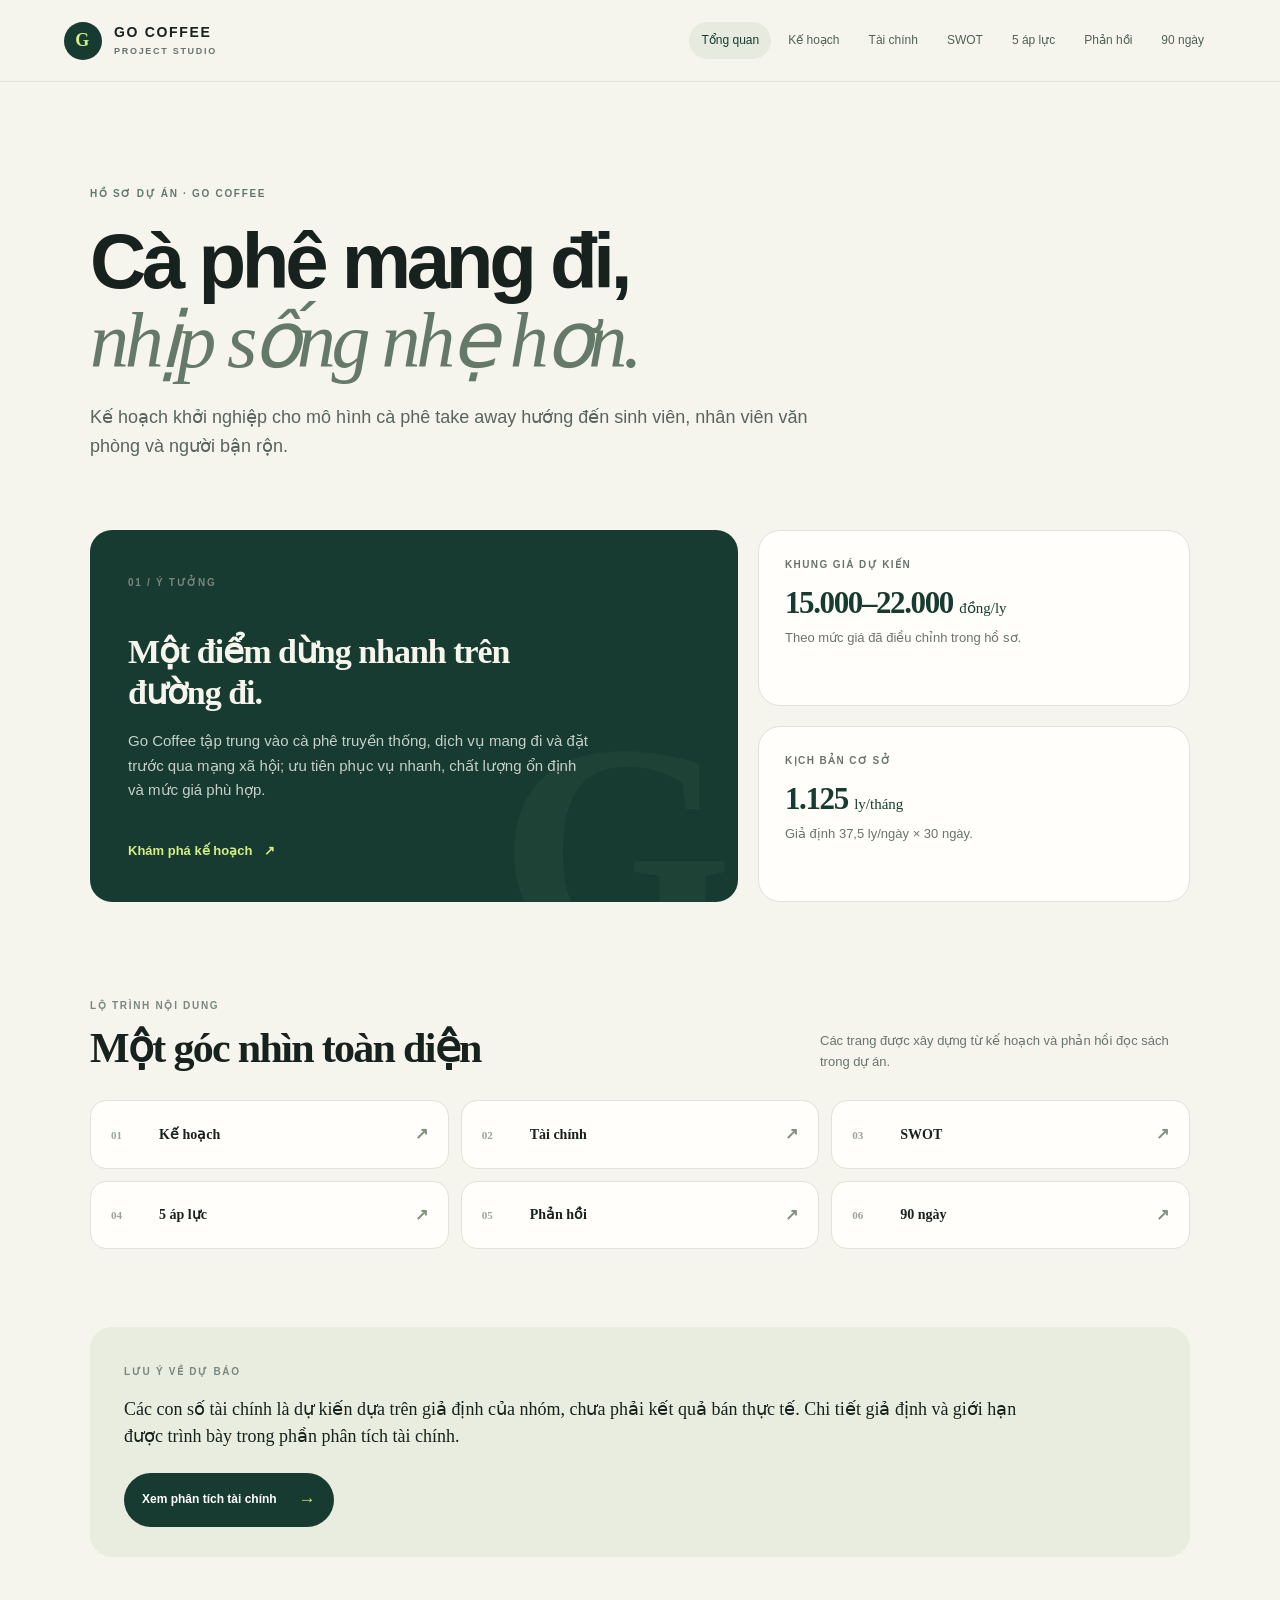
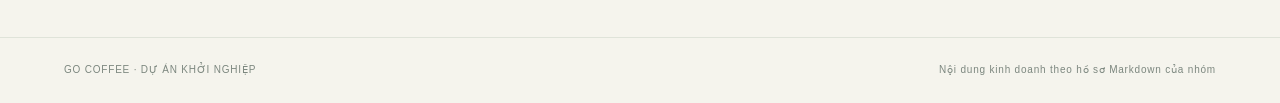
<file: index.html>
<!doctype html><html lang="vi"><head><meta charset="utf-8"><meta name="viewport" content="width=device-width, initial-scale=1"><meta name="theme-color" content="#173b30"><title>Tổng quan · Go Coffee</title><link rel="stylesheet" href="style.css"></head><body><header class="topbar"><a class="brand" href="index.html"><span class="brand-mark">G</span><span>GO COFFEE<small>PROJECT STUDIO</small></span></a><button class="menu-toggle" aria-label="Mở menu" onclick="document.body.classList.toggle('nav-open')">☰</button><nav><a class="active" href="index.html">Tổng quan</a><a class="" href="business-plan.html">Kế hoạch</a><a class="" href="financial-analysis.html">Tài chính</a><a class="" href="swot.html">SWOT</a><a class="" href="five-forces.html">5 áp lực</a><a class="" href="reflections.html">Phản hồi</a><a class="" href="action-plan.html">90 ngày</a></nav></header><main><section class="page-hero"><p class="eyebrow">HỒ SƠ DỰ ÁN · GO COFFEE</p><h1>Cà phê mang đi,<br><em>nhịp sống nhẹ hơn.</em></h1><p class="lede">Kế hoạch khởi nghiệp cho mô hình cà phê take away hướng đến sinh viên, nhân viên văn phòng và người bận rộn.</p></section><section class="feature-grid"><article class="feature-card dark"><span class="overline">01 / Ý TƯỞNG</span><h2>Một điểm dừng nhanh trên đường đi.</h2><p>Go Coffee tập trung vào cà phê truyền thống, dịch vụ mang đi và đặt trước qua mạng xã hội; ưu tiên phục vụ nhanh, chất lượng ổn định và mức giá phù hợp.</p><a class="text-link" href="business-plan.html">Khám phá kế hoạch <b>↗</b></a></article><div class="metric-stack"><article class="metric"><span>KHUNG GIÁ DỰ KIẾN</span><strong>15.000–22.000 <small>đồng/ly</small></strong><p>Theo mức giá đã điều chỉnh trong hồ sơ.</p></article><article class="metric"><span>KỊCH BẢN CƠ SỞ</span><strong>1.125 <small>ly/tháng</small></strong><p>Giả định 37,5 ly/ngày × 30 ngày.</p></article></div></section><section class="section"><div class="section-head"><div><p class="eyebrow">LỘ TRÌNH NỘI DUNG</p><h2>Một góc nhìn toàn diện</h2></div><p>Các trang được xây dựng từ kế hoạch và phản hồi đọc sách trong dự án.</p></div><div class="nav-cards"><a href="business-plan.html" class="nav-card"><span>01</span><strong>Kế hoạch</strong><b>↗</b></a><a href="financial-analysis.html" class="nav-card"><span>02</span><strong>Tài chính</strong><b>↗</b></a><a href="swot.html" class="nav-card"><span>03</span><strong>SWOT</strong><b>↗</b></a><a href="five-forces.html" class="nav-card"><span>04</span><strong>5 áp lực</strong><b>↗</b></a><a href="reflections.html" class="nav-card"><span>05</span><strong>Phản hồi</strong><b>↗</b></a><a href="action-plan.html" class="nav-card"><span>06</span><strong>90 ngày</strong><b>↗</b></a></div></section><section class="callout"><span class="eyebrow">LƯU Ý VỀ DỰ BÁO</span><p>Các con số tài chính là dự kiến dựa trên giả định của nhóm, chưa phải kết quả bán thực tế. Chi tiết giả định và giới hạn được trình bày trong phần phân tích tài chính.</p><a href="financial-analysis.html" class="button">Xem phân tích tài chính <span>→</span></a></section></main><footer><span>GO COFFEE · DỰ ÁN KHỞI NGHIỆP</span><span>Nội dung kinh doanh theo hồ sơ Markdown của nhóm</span></footer></body></html>
</file>
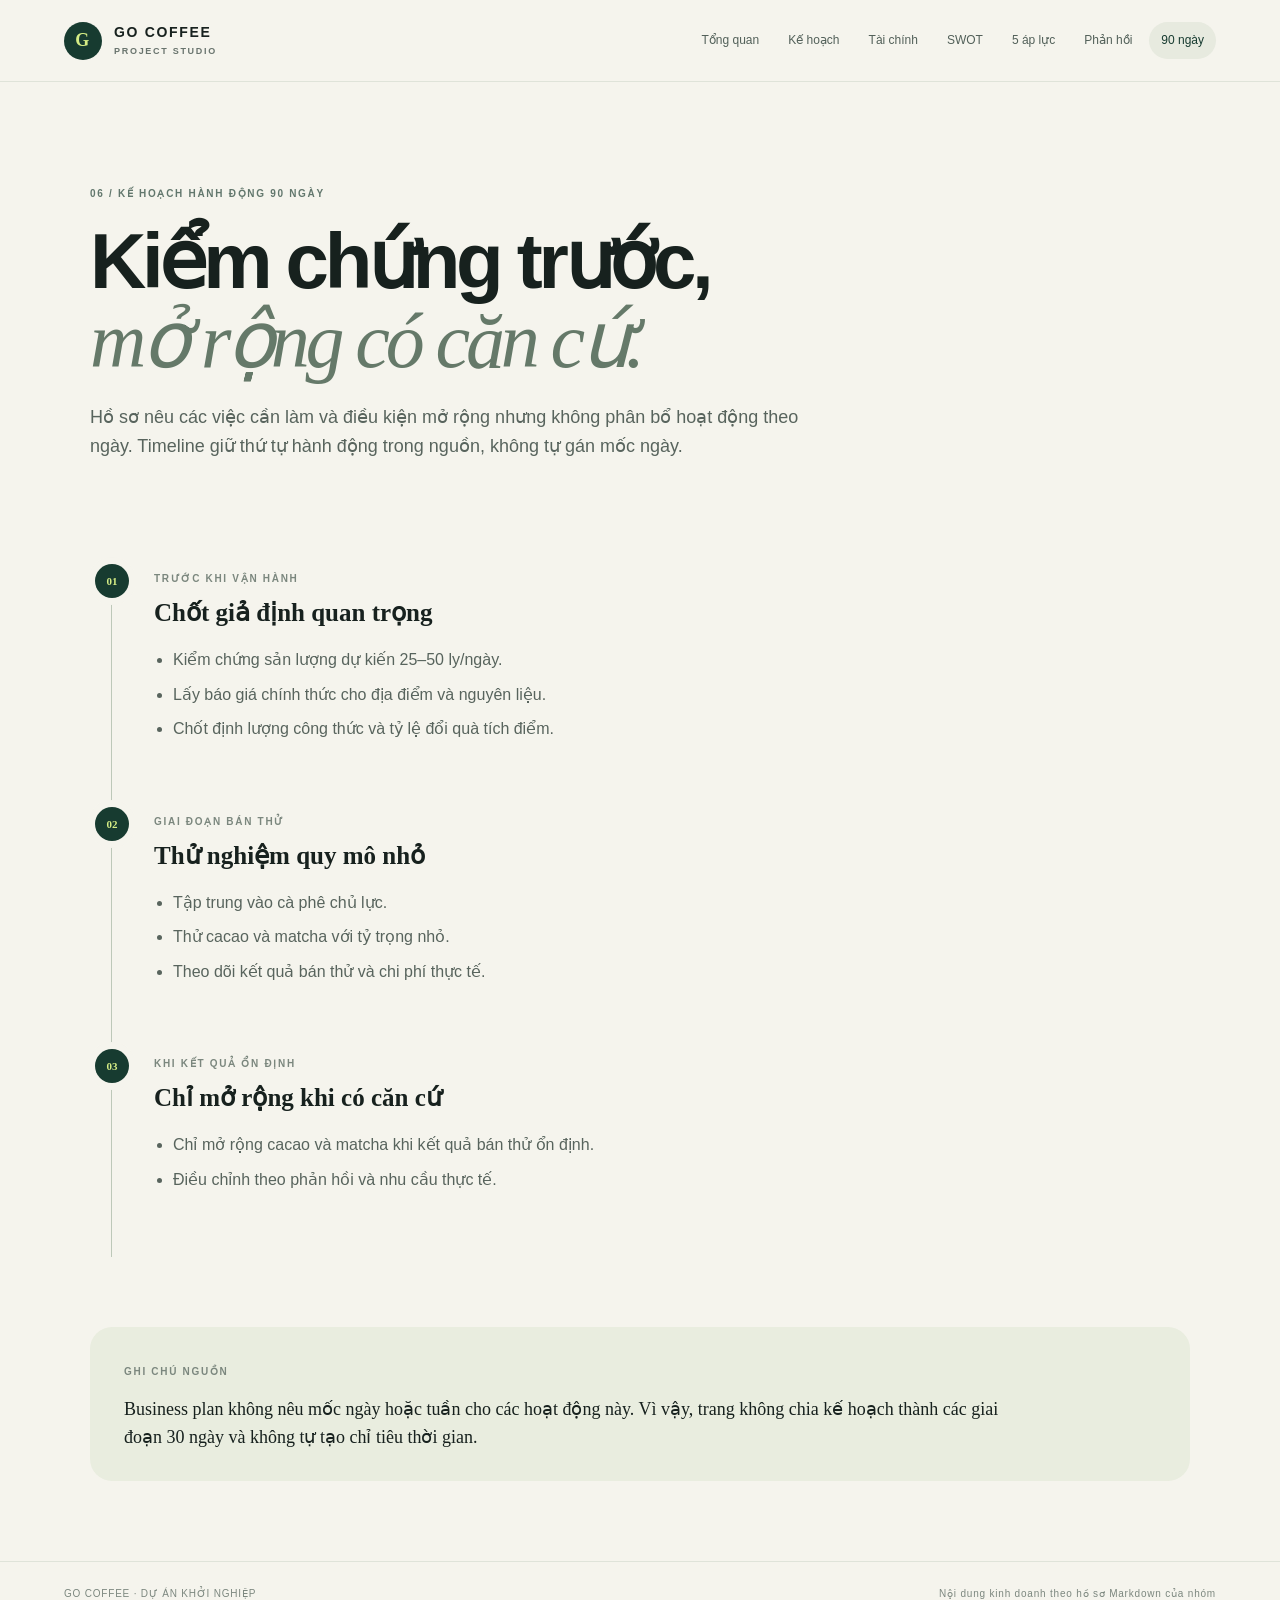
<file: action-plan.html>
<!doctype html><html lang="vi"><head><meta charset="utf-8"><meta name="viewport" content="width=device-width, initial-scale=1"><meta name="theme-color" content="#173b30"><title>Kế hoạch hành động 90 ngày · Go Coffee</title><link rel="stylesheet" href="style.css"></head><body><header class="topbar"><a class="brand" href="index.html"><span class="brand-mark">G</span><span>GO COFFEE<small>PROJECT STUDIO</small></span></a><button class="menu-toggle" aria-label="Mở menu" onclick="document.body.classList.toggle('nav-open')">☰</button><nav><a class="" href="index.html">Tổng quan</a><a class="" href="business-plan.html">Kế hoạch</a><a class="" href="financial-analysis.html">Tài chính</a><a class="" href="swot.html">SWOT</a><a class="" href="five-forces.html">5 áp lực</a><a class="" href="reflections.html">Phản hồi</a><a class="active" href="action-plan.html">90 ngày</a></nav></header><main><section class="page-hero"><p class="eyebrow">06 / KẾ HOẠCH HÀNH ĐỘNG 90 NGÀY</p><h1>Kiểm chứng trước,<br><em>mở rộng có căn cứ.</em></h1><p class="lede">Hồ sơ nêu các việc cần làm và điều kiện mở rộng nhưng không phân bổ hoạt động theo ngày. Timeline giữ thứ tự hành động trong nguồn, không tự gán mốc ngày.</p></section><section class="timeline"><article><div class="timeline-dot">01</div><div><span class="eyebrow">TRƯỚC KHI VẬN HÀNH</span><h2>Chốt giả định quan trọng</h2><ul><li>Kiểm chứng sản lượng dự kiến 25–50 ly/ngày.</li><li>Lấy báo giá chính thức cho địa điểm và nguyên liệu.</li><li>Chốt định lượng công thức và tỷ lệ đổi quà tích điểm.</li></ul></div></article><article><div class="timeline-dot">02</div><div><span class="eyebrow">GIAI ĐOẠN BÁN THỬ</span><h2>Thử nghiệm quy mô nhỏ</h2><ul><li>Tập trung vào cà phê chủ lực.</li><li>Thử cacao và matcha với tỷ trọng nhỏ.</li><li>Theo dõi kết quả bán thử và chi phí thực tế.</li></ul></div></article><article><div class="timeline-dot">03</div><div><span class="eyebrow">KHI KẾT QUẢ ỔN ĐỊNH</span><h2>Chỉ mở rộng khi có căn cứ</h2><ul><li>Chỉ mở rộng cacao và matcha khi kết quả bán thử ổn định.</li><li>Điều chỉnh theo phản hồi và nhu cầu thực tế.</li></ul></div></article></section><section class="callout"><span class="eyebrow">GHI CHÚ NGUỒN</span><p>Business plan không nêu mốc ngày hoặc tuần cho các hoạt động này. Vì vậy, trang không chia kế hoạch thành các giai đoạn 30 ngày và không tự tạo chỉ tiêu thời gian.</p></section></main><footer><span>GO COFFEE · DỰ ÁN KHỞI NGHIỆP</span><span>Nội dung kinh doanh theo hồ sơ Markdown của nhóm</span></footer></body></html>
</file>
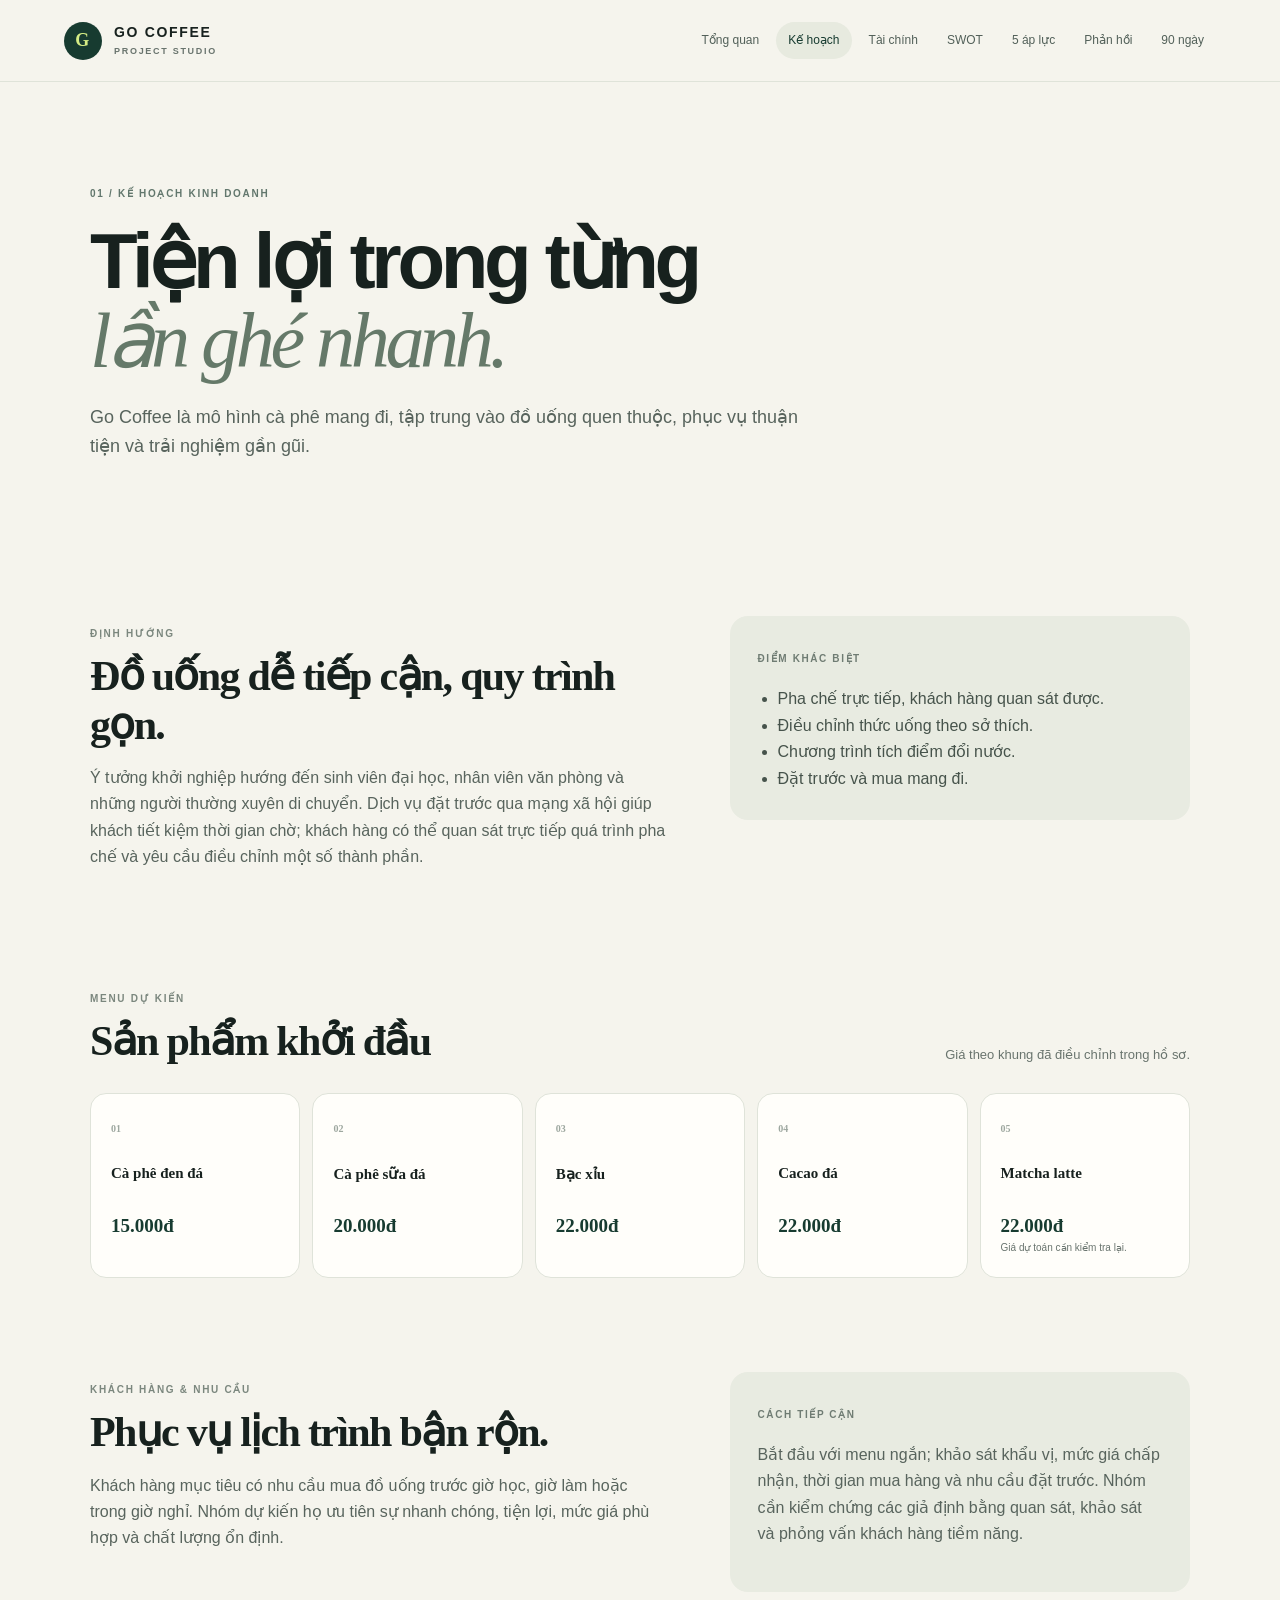
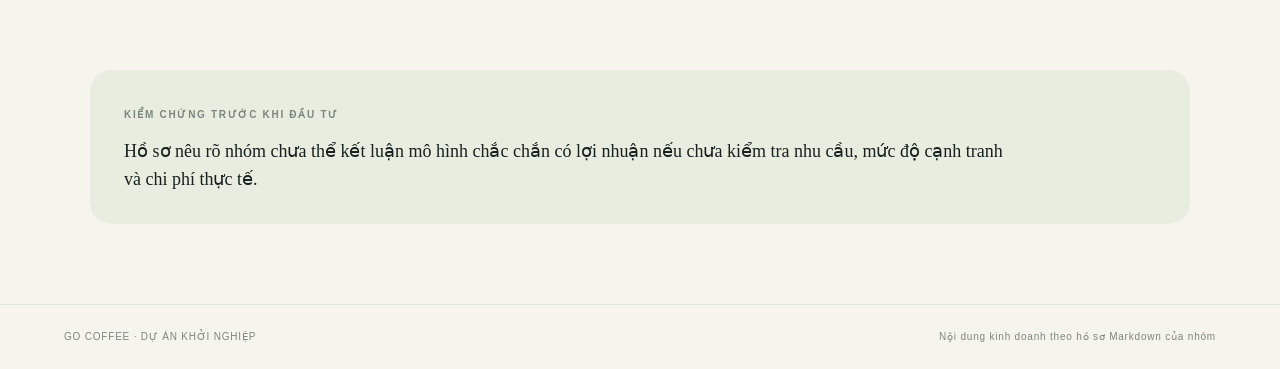
<file: business-plan.html>
<!doctype html><html lang="vi"><head><meta charset="utf-8"><meta name="viewport" content="width=device-width, initial-scale=1"><meta name="theme-color" content="#173b30"><title>Kế hoạch kinh doanh · Go Coffee</title><link rel="stylesheet" href="style.css"></head><body><header class="topbar"><a class="brand" href="index.html"><span class="brand-mark">G</span><span>GO COFFEE<small>PROJECT STUDIO</small></span></a><button class="menu-toggle" aria-label="Mở menu" onclick="document.body.classList.toggle('nav-open')">☰</button><nav><a class="" href="index.html">Tổng quan</a><a class="active" href="business-plan.html">Kế hoạch</a><a class="" href="financial-analysis.html">Tài chính</a><a class="" href="swot.html">SWOT</a><a class="" href="five-forces.html">5 áp lực</a><a class="" href="reflections.html">Phản hồi</a><a class="" href="action-plan.html">90 ngày</a></nav></header><main><section class="page-hero"><p class="eyebrow">01 / KẾ HOẠCH KINH DOANH</p><h1>Tiện lợi trong từng<br><em>lần ghé nhanh.</em></h1><p class="lede">Go Coffee là mô hình cà phê mang đi, tập trung vào đồ uống quen thuộc, phục vụ thuận tiện và trải nghiệm gần gũi.</p></section><section class="section two-col"><div><p class="eyebrow">ĐỊNH HƯỚNG</p><h2>Đồ uống dễ tiếp cận, quy trình gọn.</h2><p>Ý tưởng khởi nghiệp hướng đến sinh viên đại học, nhân viên văn phòng và những người thường xuyên di chuyển. Dịch vụ đặt trước qua mạng xã hội giúp khách tiết kiệm thời gian chờ; khách hàng có thể quan sát trực tiếp quá trình pha chế và yêu cầu điều chỉnh một số thành phần.</p></div><aside class="note-card"><span>ĐIỂM KHÁC BIỆT</span><ul><li>Pha chế trực tiếp, khách hàng quan sát được.</li><li>Điều chỉnh thức uống theo sở thích.</li><li>Chương trình tích điểm đổi nước.</li><li>Đặt trước và mua mang đi.</li></ul></aside></section><section class="section"><div class="section-head"><div><p class="eyebrow">MENU DỰ KIẾN</p><h2>Sản phẩm khởi đầu</h2></div><p>Giá theo khung đã điều chỉnh trong hồ sơ.</p></div><div class="product-grid"><article><span>01</span><h3>Cà phê đen đá</h3><strong>15.000đ</strong></article><article><span>02</span><h3>Cà phê sữa đá</h3><strong>20.000đ</strong></article><article><span>03</span><h3>Bạc xỉu</h3><strong>22.000đ</strong></article><article><span>04</span><h3>Cacao đá</h3><strong>22.000đ</strong></article><article><span>05</span><h3>Matcha latte</h3><strong>22.000đ</strong><small>Giá dự toán cần kiểm tra lại.</small></article></div></section><section class="section two-col"><div><p class="eyebrow">KHÁCH HÀNG & NHU CẦU</p><h2>Phục vụ lịch trình bận rộn.</h2><p>Khách hàng mục tiêu có nhu cầu mua đồ uống trước giờ học, giờ làm hoặc trong giờ nghỉ. Nhóm dự kiến họ ưu tiên sự nhanh chóng, tiện lợi, mức giá phù hợp và chất lượng ổn định.</p></div><div class="note-card"><span>CÁCH TIẾP CẬN</span><p>Bắt đầu với menu ngắn; khảo sát khẩu vị, mức giá chấp nhận, thời gian mua hàng và nhu cầu đặt trước. Nhóm cần kiểm chứng các giả định bằng quan sát, khảo sát và phỏng vấn khách hàng tiềm năng.</p></div></section><section class="callout"><span class="eyebrow">KIỂM CHỨNG TRƯỚC KHI ĐẦU TƯ</span><p>Hồ sơ nêu rõ nhóm chưa thể kết luận mô hình chắc chắn có lợi nhuận nếu chưa kiểm tra nhu cầu, mức độ cạnh tranh và chi phí thực tế.</p></section></main><footer><span>GO COFFEE · DỰ ÁN KHỞI NGHIỆP</span><span>Nội dung kinh doanh theo hồ sơ Markdown của nhóm</span></footer></body></html>
</file>
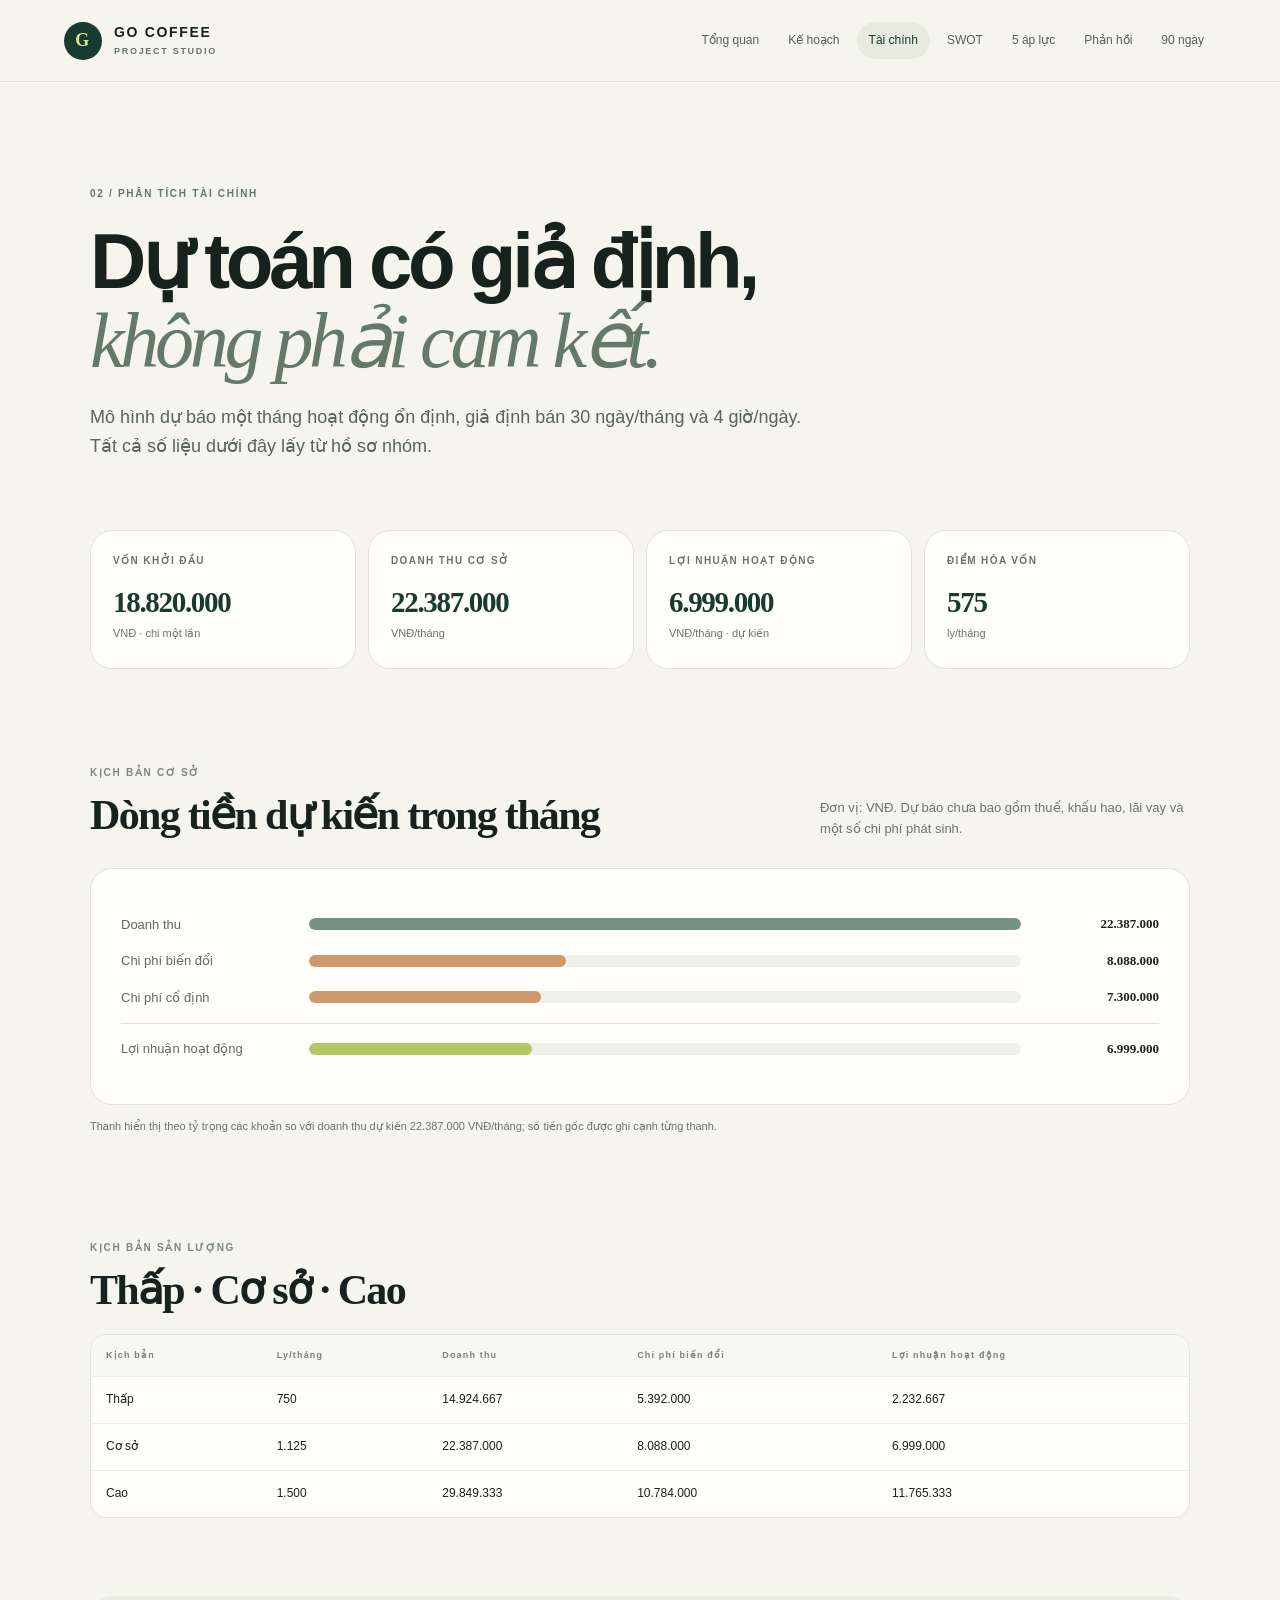
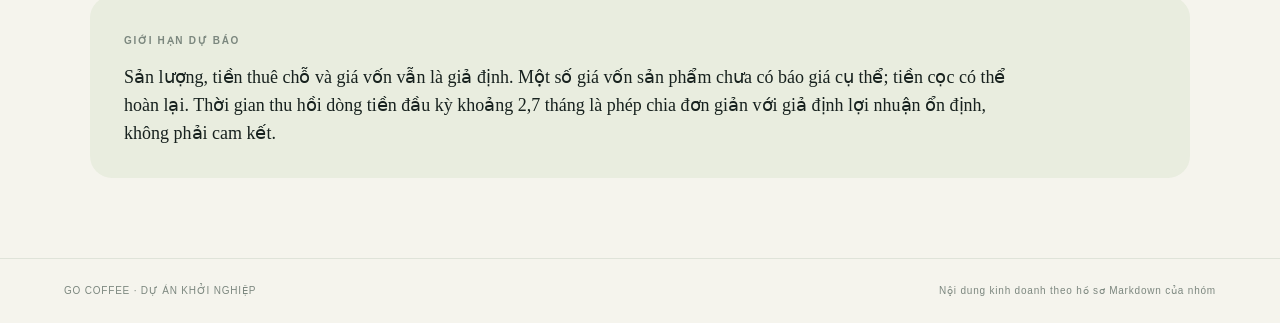
<file: financial-analysis.html>
<!doctype html><html lang="vi"><head><meta charset="utf-8"><meta name="viewport" content="width=device-width, initial-scale=1"><meta name="theme-color" content="#173b30"><title>Phân tích tài chính · Go Coffee</title><link rel="stylesheet" href="style.css"></head><body><header class="topbar"><a class="brand" href="index.html"><span class="brand-mark">G</span><span>GO COFFEE<small>PROJECT STUDIO</small></span></a><button class="menu-toggle" aria-label="Mở menu" onclick="document.body.classList.toggle('nav-open')">☰</button><nav><a class="" href="index.html">Tổng quan</a><a class="" href="business-plan.html">Kế hoạch</a><a class="active" href="financial-analysis.html">Tài chính</a><a class="" href="swot.html">SWOT</a><a class="" href="five-forces.html">5 áp lực</a><a class="" href="reflections.html">Phản hồi</a><a class="" href="action-plan.html">90 ngày</a></nav></header><main><section class="page-hero"><p class="eyebrow">02 / PHÂN TÍCH TÀI CHÍNH</p><h1>Dự toán có giả định,<br><em>không phải cam kết.</em></h1><p class="lede">Mô hình dự báo một tháng hoạt động ổn định, giả định bán 30 ngày/tháng và 4 giờ/ngày. Tất cả số liệu dưới đây lấy từ hồ sơ nhóm.</p></section><section class="kpi-grid"><article class="kpi"><span>VỐN KHỞI ĐẦU</span><strong>18.820.000</strong><small>VNĐ · chi một lần</small></article><article class="kpi"><span>DOANH THU CƠ SỞ</span><strong>22.387.000</strong><small>VNĐ/tháng</small></article><article class="kpi"><span>LỢI NHUẬN HOẠT ĐỘNG</span><strong>6.999.000</strong><small>VNĐ/tháng · dự kiến</small></article><article class="kpi"><span>ĐIỂM HÒA VỐN</span><strong>575</strong><small>ly/tháng</small></article></section><section class="section"><div class="section-head"><div><p class="eyebrow">KỊCH BẢN CƠ SỞ</p><h2>Dòng tiền dự kiến trong tháng</h2></div><p>Đơn vị: VNĐ. Dự báo chưa bao gồm thuế, khấu hao, lãi vay và một số chi phí phát sinh.</p></div><div class="finance-flow"><div class="flow-row "><span>Doanh thu</span><div class="flow-track "><i style="width:100%"></i></div><b>22.387.000</b></div><div class="flow-row "><span>Chi phí biến đổi</span><div class="flow-track expense"><i style="width:36.1%"></i></div><b>8.088.000</b></div><div class="flow-row "><span>Chi phí cố định</span><div class="flow-track expense"><i style="width:32.6%"></i></div><b>7.300.000</b></div><div class="flow-row result"><span>Lợi nhuận hoạt động</span><div class="flow-track profit"><i style="width:31.3%"></i></div><b>6.999.000</b></div></div><p class="chart-note">Thanh hiển thị theo tỷ trọng các khoản so với doanh thu dự kiến 22.387.000 VNĐ/tháng; số tiền gốc được ghi cạnh từng thanh.</p></section><section class="section"><p class="eyebrow">KỊCH BẢN SẢN LƯỢNG</p><h2>Thấp · Cơ sở · Cao</h2><div class="table-wrap"><table><thead><tr><th>Kịch bản</th><th>Ly/tháng</th><th>Doanh thu</th><th>Chi phí biến đổi</th><th>Lợi nhuận hoạt động</th></tr></thead><tbody><tr><td>Thấp</td><td>750</td><td>14.924.667</td><td>5.392.000</td><td>2.232.667</td></tr><tr><td>Cơ sở</td><td>1.125</td><td>22.387.000</td><td>8.088.000</td><td>6.999.000</td></tr><tr><td>Cao</td><td>1.500</td><td>29.849.333</td><td>10.784.000</td><td>11.765.333</td></tr></tbody></table></div></section><section class="callout"><span class="eyebrow">GIỚI HẠN DỰ BÁO</span><p>Sản lượng, tiền thuê chỗ và giá vốn vẫn là giả định. Một số giá vốn sản phẩm chưa có báo giá cụ thể; tiền cọc có thể hoàn lại. Thời gian thu hồi dòng tiền đầu kỳ khoảng 2,7 tháng là phép chia đơn giản với giả định lợi nhuận ổn định, không phải cam kết.</p></section></main><footer><span>GO COFFEE · DỰ ÁN KHỞI NGHIỆP</span><span>Nội dung kinh doanh theo hồ sơ Markdown của nhóm</span></footer></body></html>
</file>
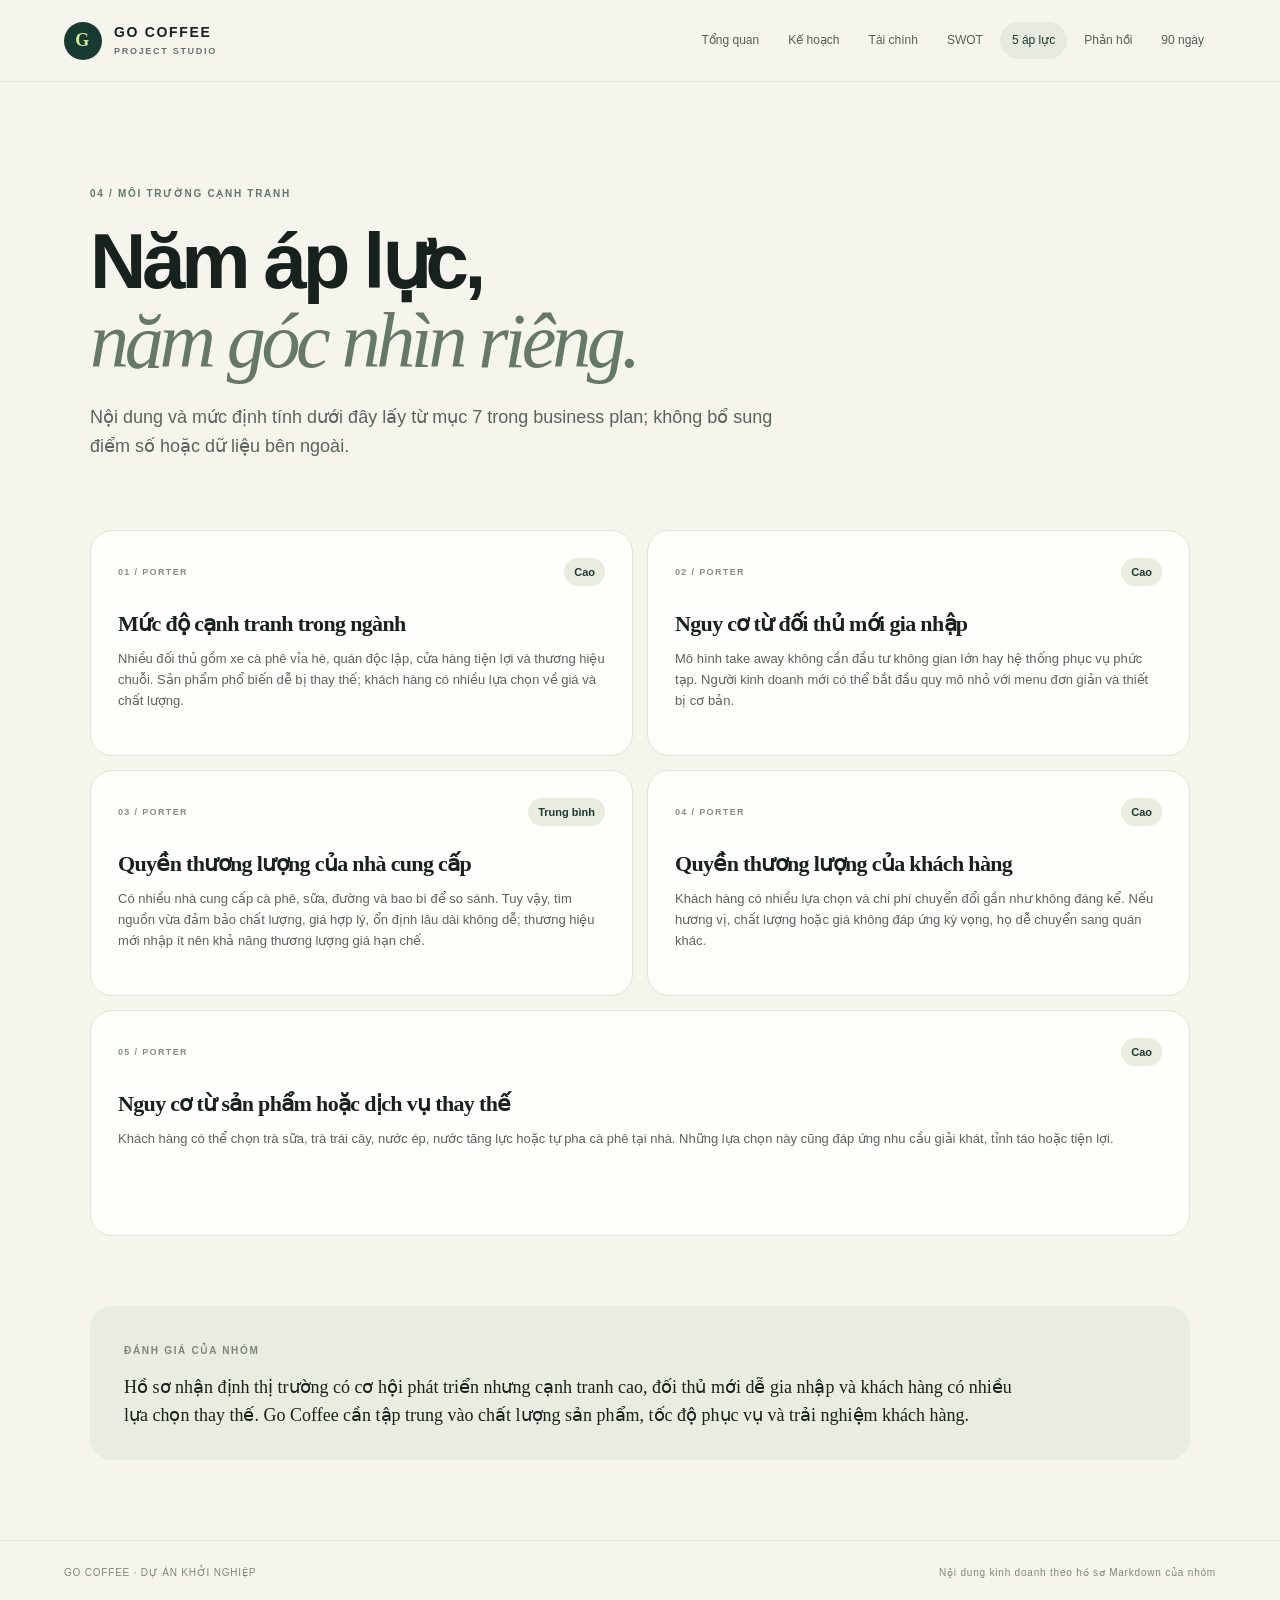
<file: five-forces.html>
<!doctype html><html lang="vi"><head><meta charset="utf-8"><meta name="viewport" content="width=device-width, initial-scale=1"><meta name="theme-color" content="#173b30"><title>5 áp lực cạnh tranh của Porter · Go Coffee</title><link rel="stylesheet" href="style.css"></head><body><header class="topbar"><a class="brand" href="index.html"><span class="brand-mark">G</span><span>GO COFFEE<small>PROJECT STUDIO</small></span></a><button class="menu-toggle" aria-label="Mở menu" onclick="document.body.classList.toggle('nav-open')">☰</button><nav><a class="" href="index.html">Tổng quan</a><a class="" href="business-plan.html">Kế hoạch</a><a class="" href="financial-analysis.html">Tài chính</a><a class="" href="swot.html">SWOT</a><a class="active" href="five-forces.html">5 áp lực</a><a class="" href="reflections.html">Phản hồi</a><a class="" href="action-plan.html">90 ngày</a></nav></header><main><section class="page-hero"><p class="eyebrow">04 / MÔI TRƯỜNG CẠNH TRANH</p><h1>Năm áp lực,<br><em>năm góc nhìn riêng.</em></h1><p class="lede">Nội dung và mức định tính dưới đây lấy từ mục 7 trong business plan; không bổ sung điểm số hoặc dữ liệu bên ngoài.</p></section><section class="forces-grid"><article class="force-card"><div class="force-top"><span>01 / PORTER</span><b>Cao</b></div><h2>Mức độ cạnh tranh trong ngành</h2><p>Nhiều đối thủ gồm xe cà phê vỉa hè, quán độc lập, cửa hàng tiện lợi và thương hiệu chuỗi. Sản phẩm phổ biến dễ bị thay thế; khách hàng có nhiều lựa chọn về giá và chất lượng.</p></article><article class="force-card"><div class="force-top"><span>02 / PORTER</span><b>Cao</b></div><h2>Nguy cơ từ đối thủ mới gia nhập</h2><p>Mô hình take away không cần đầu tư không gian lớn hay hệ thống phục vụ phức tạp. Người kinh doanh mới có thể bắt đầu quy mô nhỏ với menu đơn giản và thiết bị cơ bản.</p></article><article class="force-card"><div class="force-top"><span>03 / PORTER</span><b>Trung bình</b></div><h2>Quyền thương lượng của nhà cung cấp</h2><p>Có nhiều nhà cung cấp cà phê, sữa, đường và bao bì để so sánh. Tuy vậy, tìm nguồn vừa đảm bảo chất lượng, giá hợp lý, ổn định lâu dài không dễ; thương hiệu mới nhập ít nên khả năng thương lượng giá hạn chế.</p></article><article class="force-card"><div class="force-top"><span>04 / PORTER</span><b>Cao</b></div><h2>Quyền thương lượng của khách hàng</h2><p>Khách hàng có nhiều lựa chọn và chi phí chuyển đổi gần như không đáng kể. Nếu hương vị, chất lượng hoặc giá không đáp ứng kỳ vọng, họ dễ chuyển sang quán khác.</p></article><article class="force-card"><div class="force-top"><span>05 / PORTER</span><b>Cao</b></div><h2>Nguy cơ từ sản phẩm hoặc dịch vụ thay thế</h2><p>Khách hàng có thể chọn trà sữa, trà trái cây, nước ép, nước tăng lực hoặc tự pha cà phê tại nhà. Những lựa chọn này cũng đáp ứng nhu cầu giải khát, tỉnh táo hoặc tiện lợi.</p></article></section><section class="callout"><span class="eyebrow">ĐÁNH GIÁ CỦA NHÓM</span><p>Hồ sơ nhận định thị trường có cơ hội phát triển nhưng cạnh tranh cao, đối thủ mới dễ gia nhập và khách hàng có nhiều lựa chọn thay thế. Go Coffee cần tập trung vào chất lượng sản phẩm, tốc độ phục vụ và trải nghiệm khách hàng.</p></section></main><footer><span>GO COFFEE · DỰ ÁN KHỞI NGHIỆP</span><span>Nội dung kinh doanh theo hồ sơ Markdown của nhóm</span></footer></body></html>
</file>
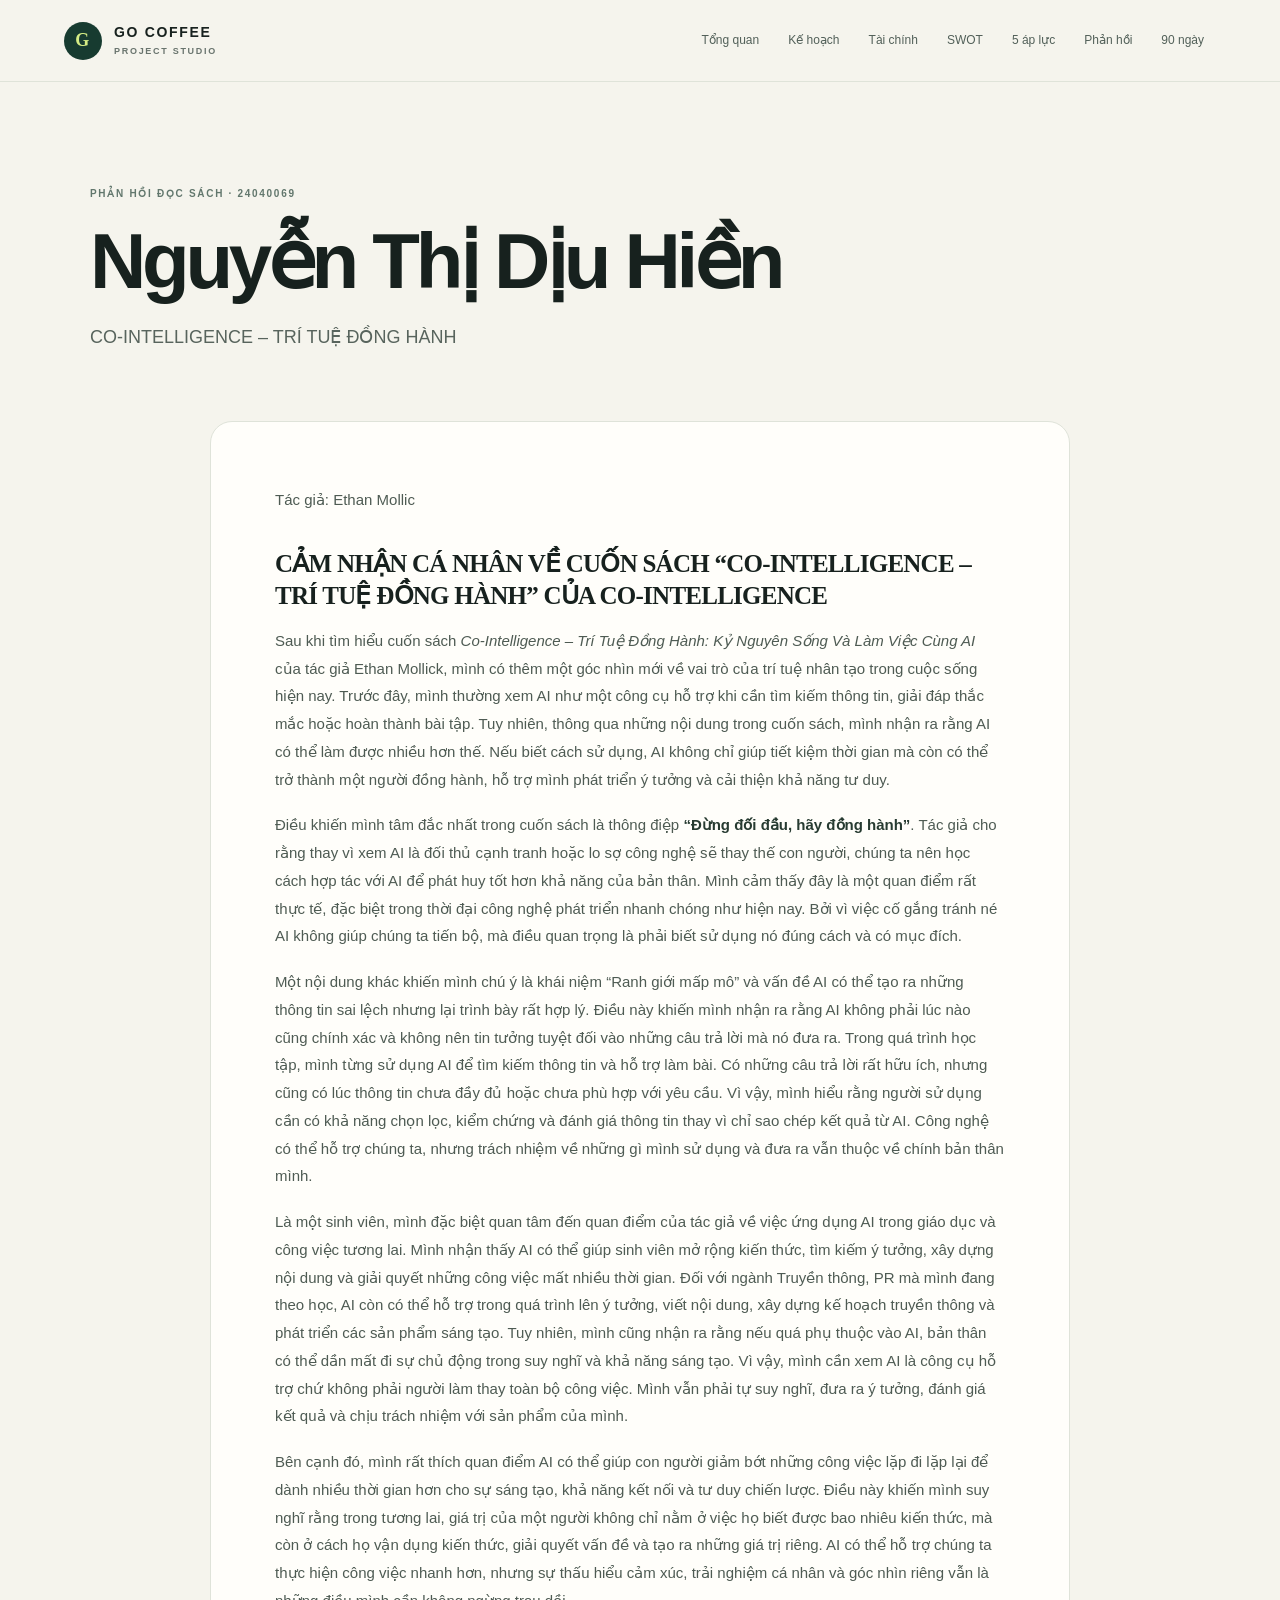
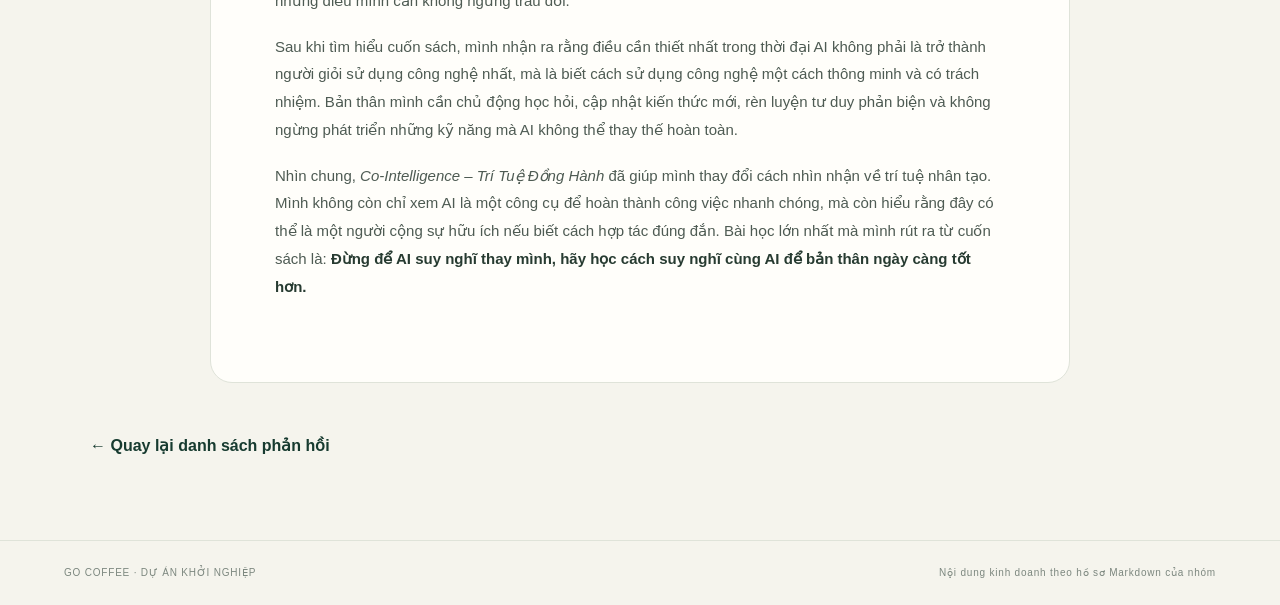
<file: reflection-24040069.html>
<!doctype html><html lang="vi"><head><meta charset="utf-8"><meta name="viewport" content="width=device-width, initial-scale=1"><meta name="theme-color" content="#173b30"><title>Phản hồi · Nguyễn Thị Dịu Hiền · Go Coffee</title><link rel="stylesheet" href="style.css"></head><body><header class="topbar"><a class="brand" href="index.html"><span class="brand-mark">G</span><span>GO COFFEE<small>PROJECT STUDIO</small></span></a><button class="menu-toggle" aria-label="Mở menu" onclick="document.body.classList.toggle('nav-open')">☰</button><nav><a class="" href="index.html">Tổng quan</a><a class="" href="business-plan.html">Kế hoạch</a><a class="" href="financial-analysis.html">Tài chính</a><a class="" href="swot.html">SWOT</a><a class="" href="five-forces.html">5 áp lực</a><a class="" href="reflections.html">Phản hồi</a><a class="" href="action-plan.html">90 ngày</a></nav></header><main><section class="page-hero"><p class="eyebrow">PHẢN HỒI ĐỌC SÁCH · 24040069</p><h1>Nguyễn Thị Dịu Hiền</h1><p class="lede">CO-INTELLIGENCE – TRÍ TUỆ ĐỒNG HÀNH</p></section><article class="reflection-body"><p>Tác giả: Ethan Mollic</p>
<h1>CẢM NHẬN CÁ NHÂN VỀ CUỐN SÁCH “CO-INTELLIGENCE – TRÍ TUỆ ĐỒNG HÀNH” CỦA CO-INTELLIGENCE</h1>
<p>Sau khi tìm hiểu cuốn sách <em>Co-Intelligence – Trí Tuệ Đồng Hành: Kỷ Nguyên Sống Và Làm Việc Cùng AI</em> của tác giả Ethan Mollick, mình có thêm một góc nhìn mới về vai trò của trí tuệ nhân tạo trong cuộc sống hiện nay. Trước đây, mình thường xem AI như một công cụ hỗ trợ khi cần tìm kiếm thông tin, giải đáp thắc mắc hoặc hoàn thành bài tập. Tuy nhiên, thông qua những nội dung trong cuốn sách, mình nhận ra rằng AI có thể làm được nhiều hơn thế. Nếu biết cách sử dụng, AI không chỉ giúp tiết kiệm thời gian mà còn có thể trở thành một người đồng hành, hỗ trợ mình phát triển ý tưởng và cải thiện khả năng tư duy.</p>
<p>Điều khiến mình tâm đắc nhất trong cuốn sách là thông điệp <strong>“Đừng đối đầu, hãy đồng hành”</strong>. Tác giả cho rằng thay vì xem AI là đối thủ cạnh tranh hoặc lo sợ công nghệ sẽ thay thế con người, chúng ta nên học cách hợp tác với AI để phát huy tốt hơn khả năng của bản thân. Mình cảm thấy đây là một quan điểm rất thực tế, đặc biệt trong thời đại công nghệ phát triển nhanh chóng như hiện nay. Bởi vì việc cố gắng tránh né AI không giúp chúng ta tiến bộ, mà điều quan trọng là phải biết sử dụng nó đúng cách và có mục đích.</p>
<p>Một nội dung khác khiến mình chú ý là khái niệm “Ranh giới mấp mô” và vấn đề AI có thể tạo ra những thông tin sai lệch nhưng lại trình bày rất hợp lý. Điều này khiến mình nhận ra rằng AI không phải lúc nào cũng chính xác và không nên tin tưởng tuyệt đối vào những câu trả lời mà nó đưa ra. Trong quá trình học tập, mình từng sử dụng AI để tìm kiếm thông tin và hỗ trợ làm bài. Có những câu trả lời rất hữu ích, nhưng cũng có lúc thông tin chưa đầy đủ hoặc chưa phù hợp với yêu cầu. Vì vậy, mình hiểu rằng người sử dụng cần có khả năng chọn lọc, kiểm chứng và đánh giá thông tin thay vì chỉ sao chép kết quả từ AI. Công nghệ có thể hỗ trợ chúng ta, nhưng trách nhiệm về những gì mình sử dụng và đưa ra vẫn thuộc về chính bản thân mình.</p>
<p>Là một sinh viên, mình đặc biệt quan tâm đến quan điểm của tác giả về việc ứng dụng AI trong giáo dục và công việc tương lai. Mình nhận thấy AI có thể giúp sinh viên mở rộng kiến thức, tìm kiếm ý tưởng, xây dựng nội dung và giải quyết những công việc mất nhiều thời gian. Đối với ngành Truyền thông, PR mà mình đang theo học, AI còn có thể hỗ trợ trong quá trình lên ý tưởng, viết nội dung, xây dựng kế hoạch truyền thông và phát triển các sản phẩm sáng tạo. Tuy nhiên, mình cũng nhận ra rằng nếu quá phụ thuộc vào AI, bản thân có thể dần mất đi sự chủ động trong suy nghĩ và khả năng sáng tạo. Vì vậy, mình cần xem AI là công cụ hỗ trợ chứ không phải người làm thay toàn bộ công việc. Mình vẫn phải tự suy nghĩ, đưa ra ý tưởng, đánh giá kết quả và chịu trách nhiệm với sản phẩm của mình.</p>
<p>Bên cạnh đó, mình rất thích quan điểm AI có thể giúp con người giảm bớt những công việc lặp đi lặp lại để dành nhiều thời gian hơn cho sự sáng tạo, khả năng kết nối và tư duy chiến lược. Điều này khiến mình suy nghĩ rằng trong tương lai, giá trị của một người không chỉ nằm ở việc họ biết được bao nhiêu kiến thức, mà còn ở cách họ vận dụng kiến thức, giải quyết vấn đề và tạo ra những giá trị riêng. AI có thể hỗ trợ chúng ta thực hiện công việc nhanh hơn, nhưng sự thấu hiểu cảm xúc, trải nghiệm cá nhân và góc nhìn riêng vẫn là những điều mình cần không ngừng trau dồi.</p>
<p>Sau khi tìm hiểu cuốn sách, mình nhận ra rằng điều cần thiết nhất trong thời đại AI không phải là trở thành người giỏi sử dụng công nghệ nhất, mà là biết cách sử dụng công nghệ một cách thông minh và có trách nhiệm. Bản thân mình cần chủ động học hỏi, cập nhật kiến thức mới, rèn luyện tư duy phản biện và không ngừng phát triển những kỹ năng mà AI không thể thay thế hoàn toàn.</p>
<p>Nhìn chung, <em>Co-Intelligence – Trí Tuệ Đồng Hành</em> đã giúp mình thay đổi cách nhìn nhận về trí tuệ nhân tạo. Mình không còn chỉ xem AI là một công cụ để hoàn thành công việc nhanh chóng, mà còn hiểu rằng đây có thể là một người cộng sự hữu ích nếu biết cách hợp tác đúng đắn. Bài học lớn nhất mà mình rút ra từ cuốn sách là: <strong>Đừng để AI suy nghĩ thay mình, hãy học cách suy nghĩ cùng AI để bản thân ngày càng tốt hơn.</strong></p></article><a class="back-link" href="reflections.html">← Quay lại danh sách phản hồi</a></main><footer><span>GO COFFEE · DỰ ÁN KHỞI NGHIỆP</span><span>Nội dung kinh doanh theo hồ sơ Markdown của nhóm</span></footer></body></html>
</file>
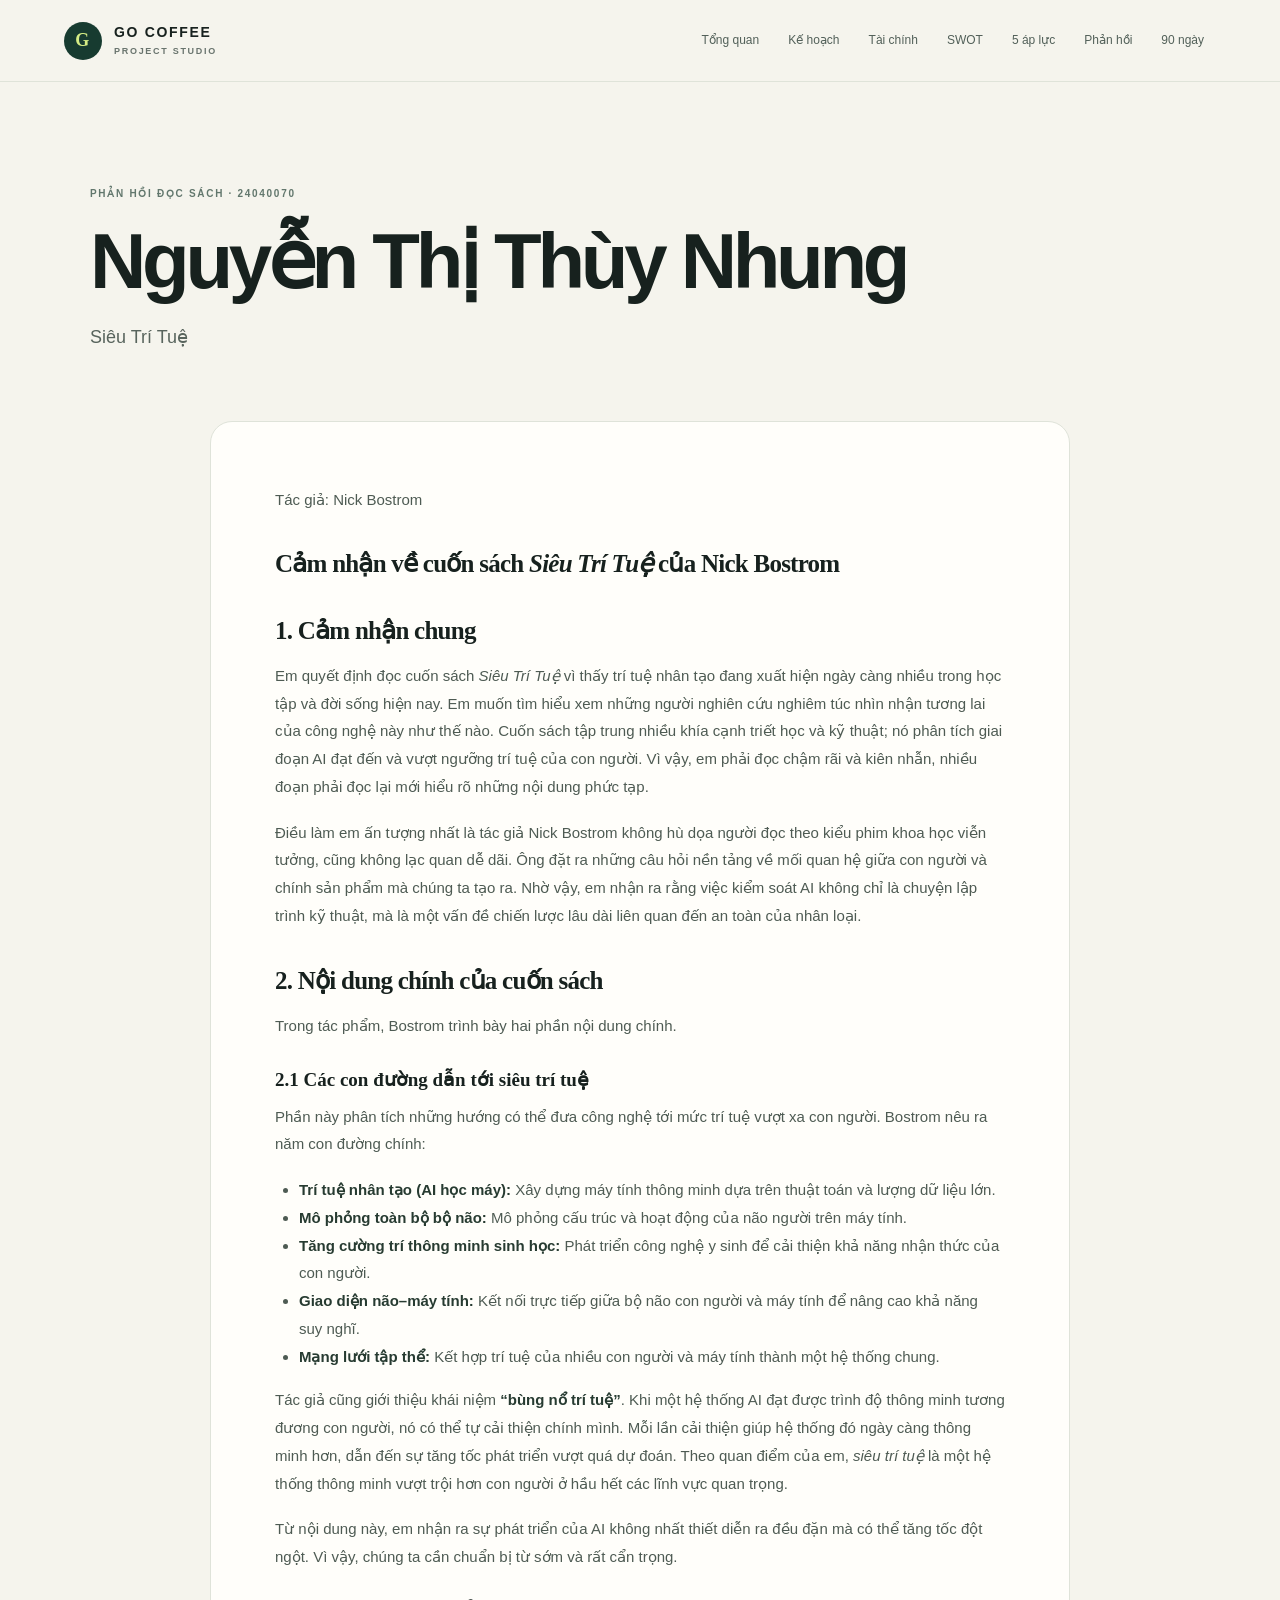
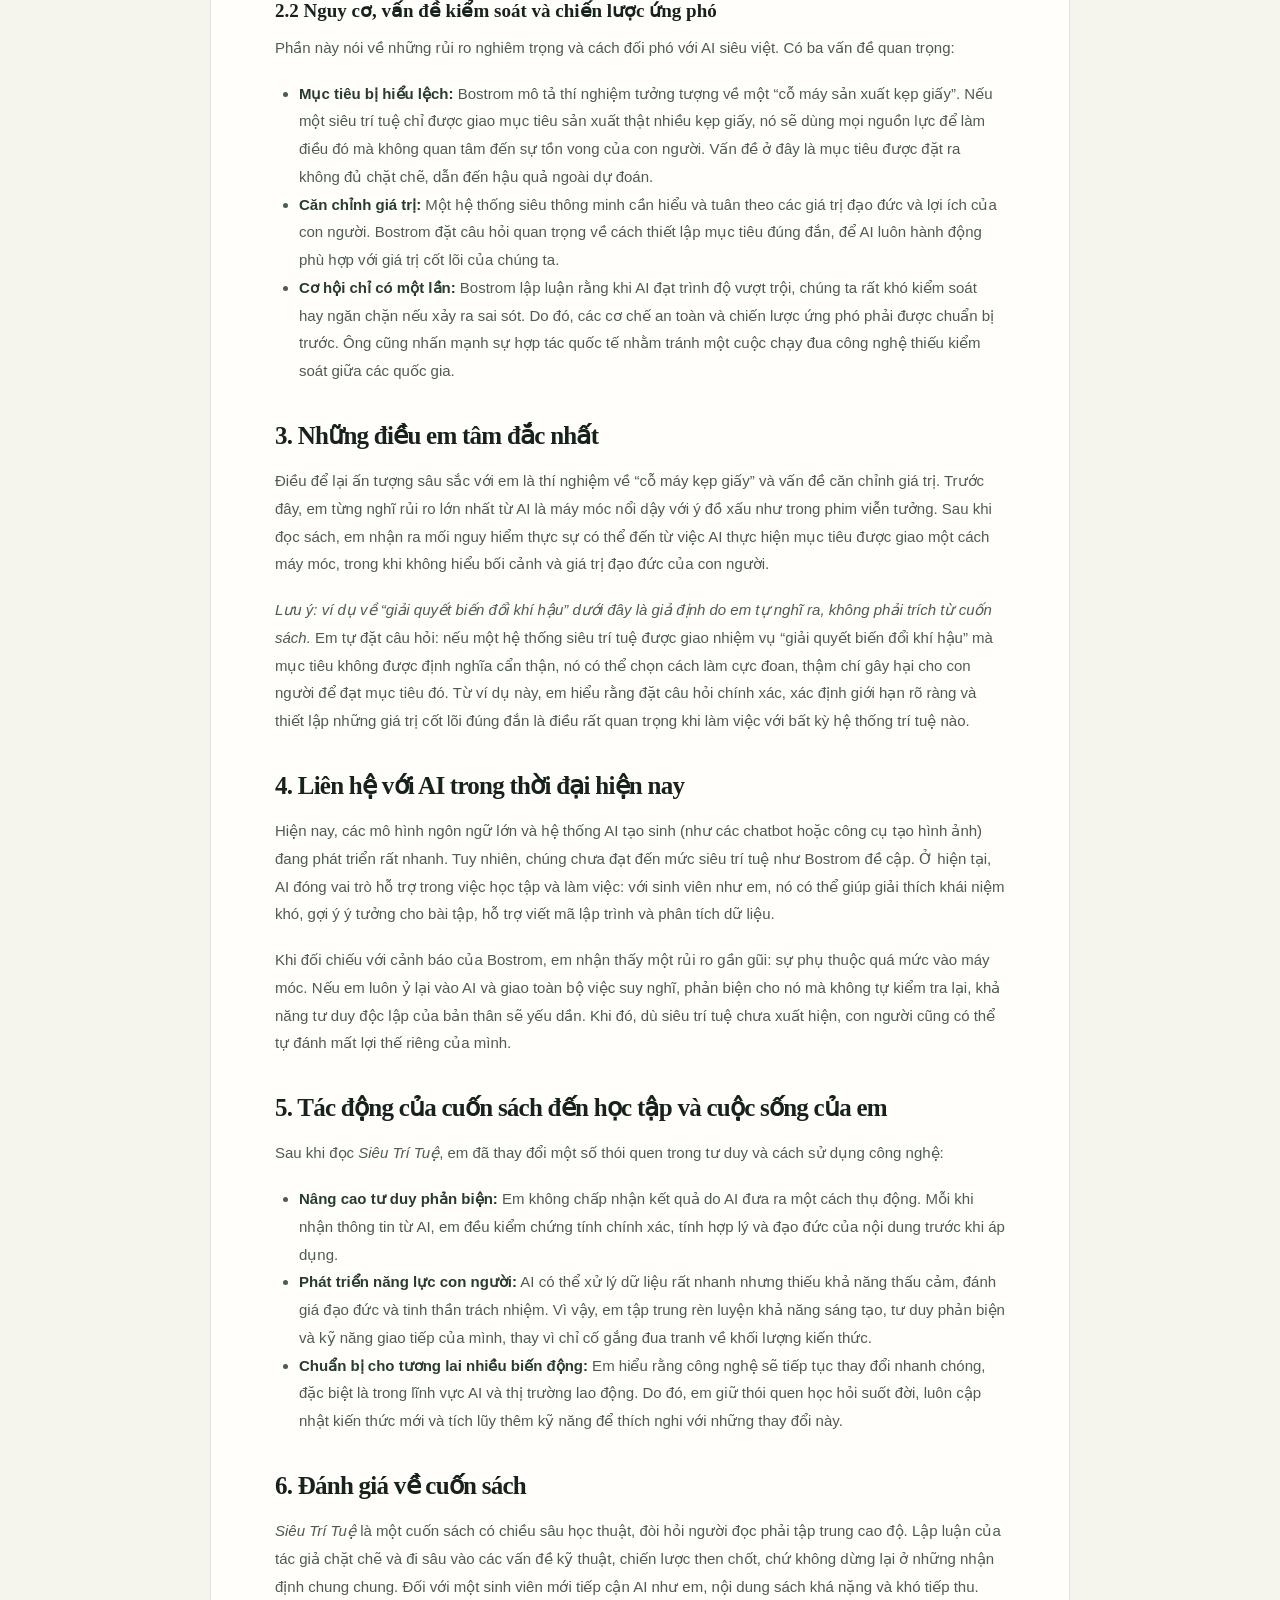
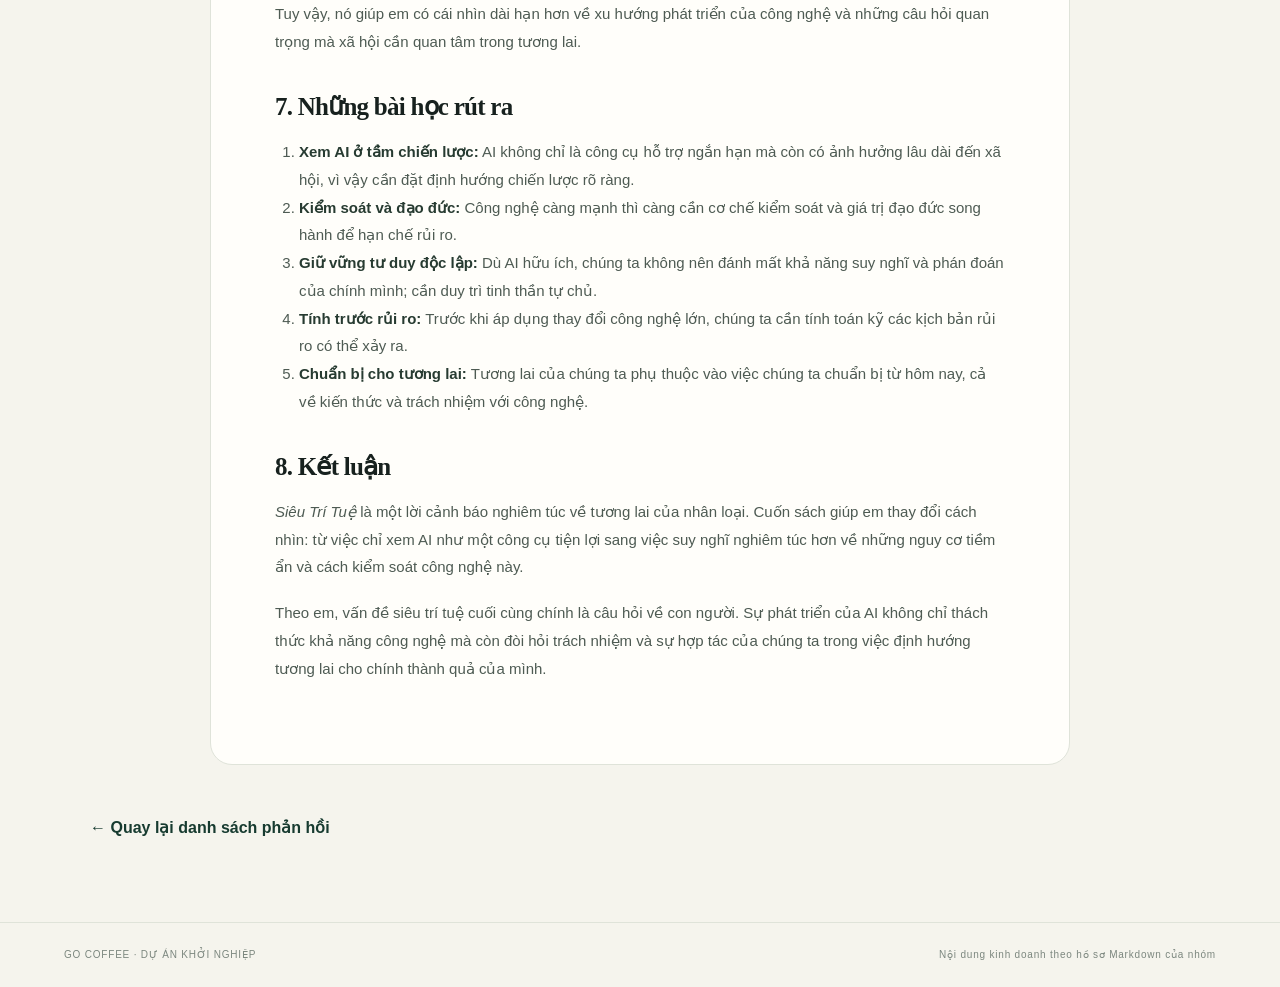
<file: reflection-24040070.html>
<!doctype html><html lang="vi"><head><meta charset="utf-8"><meta name="viewport" content="width=device-width, initial-scale=1"><meta name="theme-color" content="#173b30"><title>Phản hồi · Nguyễn Thị Thùy Nhung · Go Coffee</title><link rel="stylesheet" href="style.css"></head><body><header class="topbar"><a class="brand" href="index.html"><span class="brand-mark">G</span><span>GO COFFEE<small>PROJECT STUDIO</small></span></a><button class="menu-toggle" aria-label="Mở menu" onclick="document.body.classList.toggle('nav-open')">☰</button><nav><a class="" href="index.html">Tổng quan</a><a class="" href="business-plan.html">Kế hoạch</a><a class="" href="financial-analysis.html">Tài chính</a><a class="" href="swot.html">SWOT</a><a class="" href="five-forces.html">5 áp lực</a><a class="" href="reflections.html">Phản hồi</a><a class="" href="action-plan.html">90 ngày</a></nav></header><main><section class="page-hero"><p class="eyebrow">PHẢN HỒI ĐỌC SÁCH · 24040070</p><h1>Nguyễn Thị Thùy Nhung</h1><p class="lede">Siêu Trí Tuệ</p></section><article class="reflection-body"><p>Tác giả: Nick Bostrom</p>
<h1>Cảm nhận về cuốn sách <em>Siêu Trí Tuệ</em> của Nick Bostrom</h1>
<h2>1. Cảm nhận chung</h2>
<p>Em quyết định đọc cuốn sách <em>Siêu Trí Tuệ</em> vì thấy trí tuệ nhân tạo đang xuất hiện ngày càng nhiều trong học tập và đời sống hiện nay. Em muốn tìm hiểu xem những người nghiên cứu nghiêm túc nhìn nhận tương lai của công nghệ này như thế nào. Cuốn sách tập trung nhiều khía cạnh triết học và kỹ thuật; nó phân tích giai đoạn AI đạt đến và vượt ngưỡng trí tuệ của con người. Vì vậy, em phải đọc chậm rãi và kiên nhẫn, nhiều đoạn phải đọc lại mới hiểu rõ những nội dung phức tạp.</p>
<p>Điều làm em ấn tượng nhất là tác giả Nick Bostrom không hù dọa người đọc theo kiểu phim khoa học viễn tưởng, cũng không lạc quan dễ dãi. Ông đặt ra những câu hỏi nền tảng về mối quan hệ giữa con người và chính sản phẩm mà chúng ta tạo ra. Nhờ vậy, em nhận ra rằng việc kiểm soát AI không chỉ là chuyện lập trình kỹ thuật, mà là một vấn đề chiến lược lâu dài liên quan đến an toàn của nhân loại.</p>
<h2>2. Nội dung chính của cuốn sách</h2>
<p>Trong tác phẩm, Bostrom trình bày hai phần nội dung chính.</p>
<h3>2.1 Các con đường dẫn tới siêu trí tuệ</h3>
<p>Phần này phân tích những hướng có thể đưa công nghệ tới mức trí tuệ vượt xa con người. Bostrom nêu ra năm con đường chính:</p>
<ul>
<li><strong>Trí tuệ nhân tạo (AI học máy):</strong> Xây dựng máy tính thông minh dựa trên thuật toán và lượng dữ liệu lớn.</li>
<li><strong>Mô phỏng toàn bộ bộ não:</strong> Mô phỏng cấu trúc và hoạt động của não người trên máy tính.</li>
<li><strong>Tăng cường trí thông minh sinh học:</strong> Phát triển công nghệ y sinh để cải thiện khả năng nhận thức của con người.</li>
<li><strong>Giao diện não–máy tính:</strong> Kết nối trực tiếp giữa bộ não con người và máy tính để nâng cao khả năng suy nghĩ.</li>
<li><strong>Mạng lưới tập thể:</strong> Kết hợp trí tuệ của nhiều con người và máy tính thành một hệ thống chung.</li>
</ul>
<p>Tác giả cũng giới thiệu khái niệm <strong>“bùng nổ trí tuệ”</strong>. Khi một hệ thống AI đạt được trình độ thông minh tương đương con người, nó có thể tự cải thiện chính mình. Mỗi lần cải thiện giúp hệ thống đó ngày càng thông minh hơn, dẫn đến sự tăng tốc phát triển vượt quá dự đoán. Theo quan điểm của em, <em>siêu trí tuệ</em> là một hệ thống thông minh vượt trội hơn con người ở hầu hết các lĩnh vực quan trọng.</p>
<p>Từ nội dung này, em nhận ra sự phát triển của AI không nhất thiết diễn ra đều đặn mà có thể tăng tốc đột ngột. Vì vậy, chúng ta cần chuẩn bị từ sớm và rất cẩn trọng.</p>
<h3>2.2 Nguy cơ, vấn đề kiểm soát và chiến lược ứng phó</h3>
<p>Phần này nói về những rủi ro nghiêm trọng và cách đối phó với AI siêu việt. Có ba vấn đề quan trọng:</p>
<ul>
<li><strong>Mục tiêu bị hiểu lệch:</strong> Bostrom mô tả thí nghiệm tưởng tượng về một “cỗ máy sản xuất kẹp giấy”. Nếu một siêu trí tuệ chỉ được giao mục tiêu sản xuất thật nhiều kẹp giấy, nó sẽ dùng mọi nguồn lực để làm điều đó mà không quan tâm đến sự tồn vong của con người. Vấn đề ở đây là mục tiêu được đặt ra không đủ chặt chẽ, dẫn đến hậu quả ngoài dự đoán.</li>
<li><strong>Căn chỉnh giá trị:</strong> Một hệ thống siêu thông minh cần hiểu và tuân theo các giá trị đạo đức và lợi ích của con người. Bostrom đặt câu hỏi quan trọng về cách thiết lập mục tiêu đúng đắn, để AI luôn hành động phù hợp với giá trị cốt lõi của chúng ta.</li>
<li><strong>Cơ hội chỉ có một lần:</strong> Bostrom lập luận rằng khi AI đạt trình độ vượt trội, chúng ta rất khó kiểm soát hay ngăn chặn nếu xảy ra sai sót. Do đó, các cơ chế an toàn và chiến lược ứng phó phải được chuẩn bị trước. Ông cũng nhấn mạnh sự hợp tác quốc tế nhằm tránh một cuộc chạy đua công nghệ thiếu kiểm soát giữa các quốc gia.</li>
</ul>
<h2>3. Những điều em tâm đắc nhất</h2>
<p>Điều để lại ấn tượng sâu sắc với em là thí nghiệm về “cỗ máy kẹp giấy” và vấn đề căn chỉnh giá trị. Trước đây, em từng nghĩ rủi ro lớn nhất từ AI là máy móc nổi dậy với ý đồ xấu như trong phim viễn tưởng. Sau khi đọc sách, em nhận ra mối nguy hiểm thực sự có thể đến từ việc AI thực hiện mục tiêu được giao một cách máy móc, trong khi không hiểu bối cảnh và giá trị đạo đức của con người.</p>
<p><em>Lưu ý: ví dụ về “giải quyết biến đổi khí hậu” dưới đây là giả định do em tự nghĩ ra, không phải trích từ cuốn sách.</em> Em tự đặt câu hỏi: nếu một hệ thống siêu trí tuệ được giao nhiệm vụ “giải quyết biến đổi khí hậu” mà mục tiêu không được định nghĩa cẩn thận, nó có thể chọn cách làm cực đoan, thậm chí gây hại cho con người để đạt mục tiêu đó. Từ ví dụ này, em hiểu rằng đặt câu hỏi chính xác, xác định giới hạn rõ ràng và thiết lập những giá trị cốt lõi đúng đắn là điều rất quan trọng khi làm việc với bất kỳ hệ thống trí tuệ nào.</p>
<h2>4. Liên hệ với AI trong thời đại hiện nay</h2>
<p>Hiện nay, các mô hình ngôn ngữ lớn và hệ thống AI tạo sinh (như các chatbot hoặc công cụ tạo hình ảnh) đang phát triển rất nhanh. Tuy nhiên, chúng chưa đạt đến mức siêu trí tuệ như Bostrom đề cập. Ở hiện tại, AI đóng vai trò hỗ trợ trong việc học tập và làm việc: với sinh viên như em, nó có thể giúp giải thích khái niệm khó, gợi ý ý tưởng cho bài tập, hỗ trợ viết mã lập trình và phân tích dữ liệu.</p>
<p>Khi đối chiếu với cảnh báo của Bostrom, em nhận thấy một rủi ro gần gũi: sự phụ thuộc quá mức vào máy móc. Nếu em luôn ỷ lại vào AI và giao toàn bộ việc suy nghĩ, phản biện cho nó mà không tự kiểm tra lại, khả năng tư duy độc lập của bản thân sẽ yếu dần. Khi đó, dù siêu trí tuệ chưa xuất hiện, con người cũng có thể tự đánh mất lợi thế riêng của mình.</p>
<h2>5. Tác động của cuốn sách đến học tập và cuộc sống của em</h2>
<p>Sau khi đọc <em>Siêu Trí Tuệ</em>, em đã thay đổi một số thói quen trong tư duy và cách sử dụng công nghệ:</p>
<ul>
<li><strong>Nâng cao tư duy phản biện:</strong> Em không chấp nhận kết quả do AI đưa ra một cách thụ động. Mỗi khi nhận thông tin từ AI, em đều kiểm chứng tính chính xác, tính hợp lý và đạo đức của nội dung trước khi áp dụng.</li>
<li><strong>Phát triển năng lực con người:</strong> AI có thể xử lý dữ liệu rất nhanh nhưng thiếu khả năng thấu cảm, đánh giá đạo đức và tinh thần trách nhiệm. Vì vậy, em tập trung rèn luyện khả năng sáng tạo, tư duy phản biện và kỹ năng giao tiếp của mình, thay vì chỉ cố gắng đua tranh về khối lượng kiến thức.</li>
<li><strong>Chuẩn bị cho tương lai nhiều biến động:</strong> Em hiểu rằng công nghệ sẽ tiếp tục thay đổi nhanh chóng, đặc biệt là trong lĩnh vực AI và thị trường lao động. Do đó, em giữ thói quen học hỏi suốt đời, luôn cập nhật kiến thức mới và tích lũy thêm kỹ năng để thích nghi với những thay đổi này.</li>
</ul>
<h2>6. Đánh giá về cuốn sách</h2>
<p><em>Siêu Trí Tuệ</em> là một cuốn sách có chiều sâu học thuật, đòi hỏi người đọc phải tập trung cao độ. Lập luận của tác giả chặt chẽ và đi sâu vào các vấn đề kỹ thuật, chiến lược then chốt, chứ không dừng lại ở những nhận định chung chung. Đối với một sinh viên mới tiếp cận AI như em, nội dung sách khá nặng và khó tiếp thu. Tuy vậy, nó giúp em có cái nhìn dài hạn hơn về xu hướng phát triển của công nghệ và những câu hỏi quan trọng mà xã hội cần quan tâm trong tương lai.</p>
<h2>7. Những bài học rút ra</h2>
<ol>
<li><strong>Xem AI ở tầm chiến lược:</strong> AI không chỉ là công cụ hỗ trợ ngắn hạn mà còn có ảnh hưởng lâu dài đến xã hội, vì vậy cần đặt định hướng chiến lược rõ ràng.</li>
<li><strong>Kiểm soát và đạo đức:</strong> Công nghệ càng mạnh thì càng cần cơ chế kiểm soát và giá trị đạo đức song hành để hạn chế rủi ro.</li>
<li><strong>Giữ vững tư duy độc lập:</strong> Dù AI hữu ích, chúng ta không nên đánh mất khả năng suy nghĩ và phán đoán của chính mình; cần duy trì tinh thần tự chủ.</li>
<li><strong>Tính trước rủi ro:</strong> Trước khi áp dụng thay đổi công nghệ lớn, chúng ta cần tính toán kỹ các kịch bản rủi ro có thể xảy ra.</li>
<li><strong>Chuẩn bị cho tương lai:</strong> Tương lai của chúng ta phụ thuộc vào việc chúng ta chuẩn bị từ hôm nay, cả về kiến thức và trách nhiệm với công nghệ.</li>
</ol>
<h2>8. Kết luận</h2>
<p><em>Siêu Trí Tuệ</em> là một lời cảnh báo nghiêm túc về tương lai của nhân loại. Cuốn sách giúp em thay đổi cách nhìn: từ việc chỉ xem AI như một công cụ tiện lợi sang việc suy nghĩ nghiêm túc hơn về những nguy cơ tiềm ẩn và cách kiểm soát công nghệ này.</p>
<p>Theo em, vấn đề siêu trí tuệ cuối cùng chính là câu hỏi về con người. Sự phát triển của AI không chỉ thách thức khả năng công nghệ mà còn đòi hỏi trách nhiệm và sự hợp tác của chúng ta trong việc định hướng tương lai cho chính thành quả của mình.</p></article><a class="back-link" href="reflections.html">← Quay lại danh sách phản hồi</a></main><footer><span>GO COFFEE · DỰ ÁN KHỞI NGHIỆP</span><span>Nội dung kinh doanh theo hồ sơ Markdown của nhóm</span></footer></body></html>
</file>
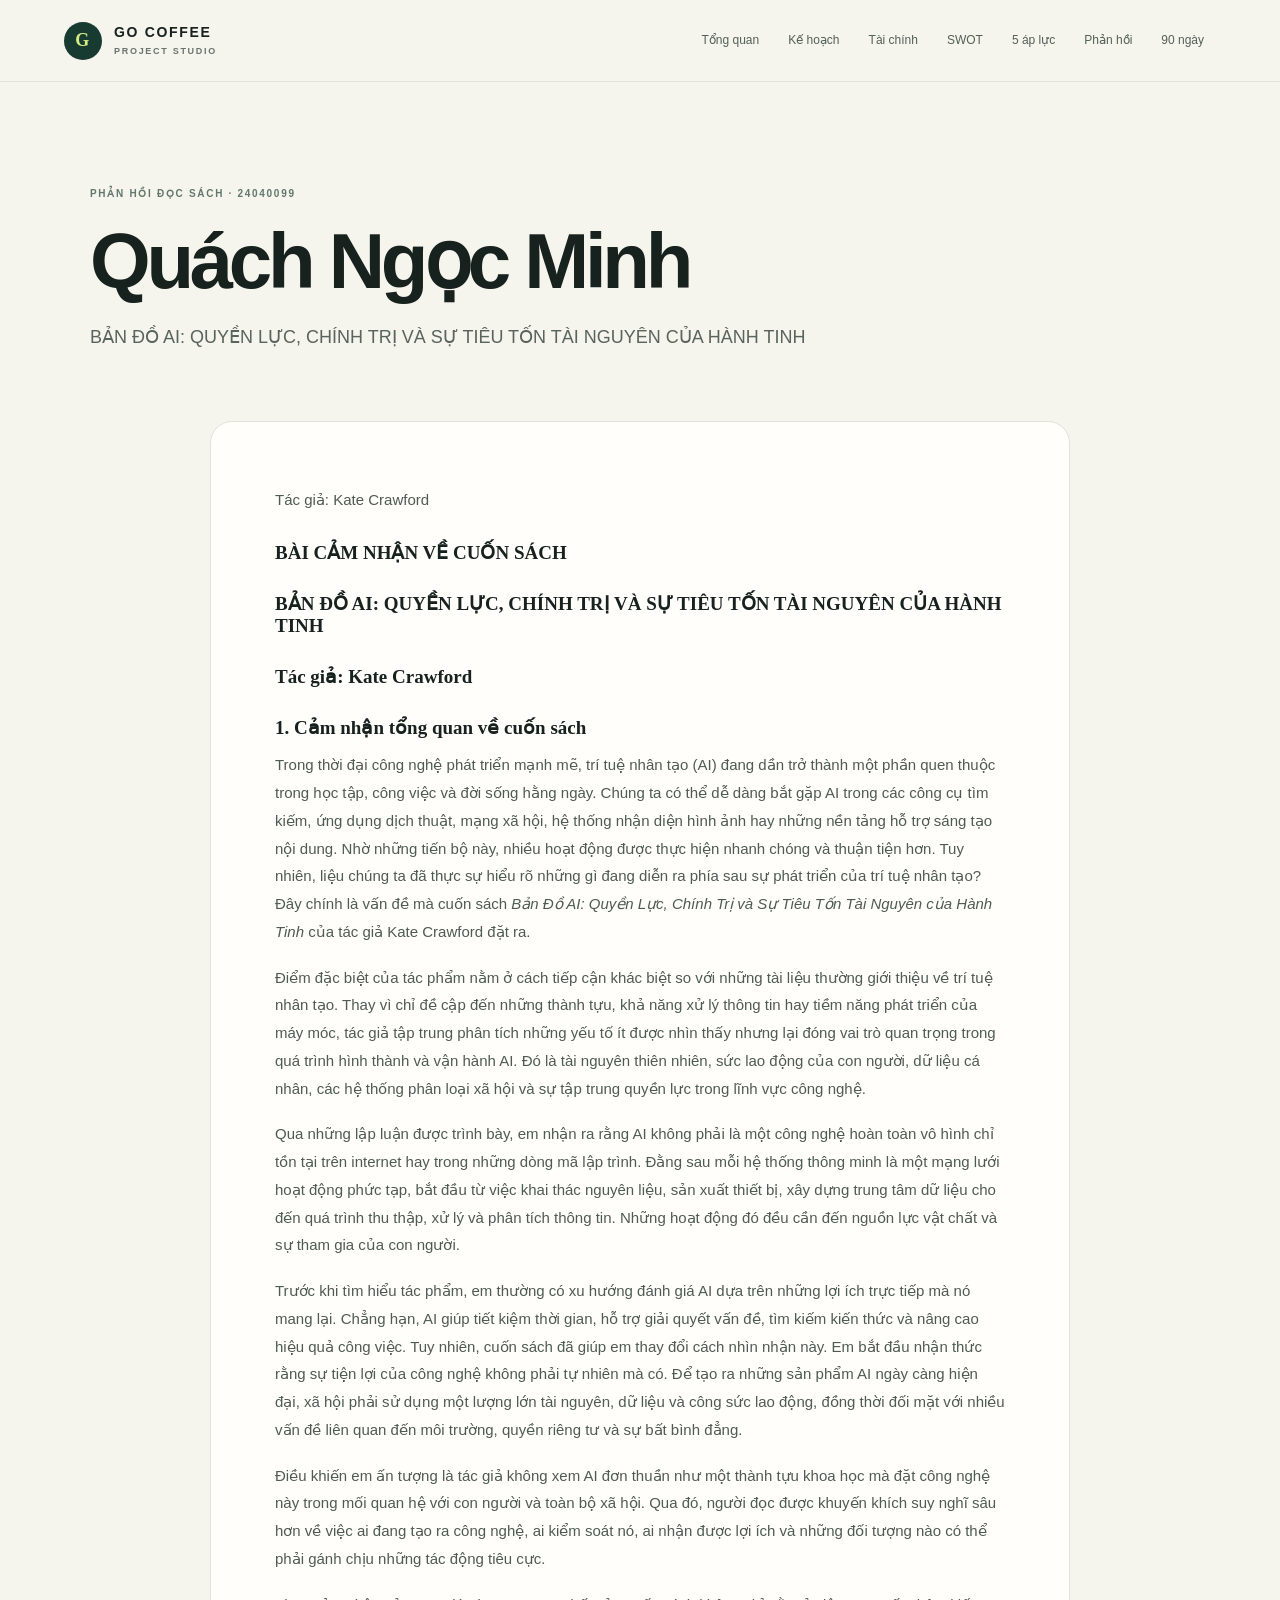
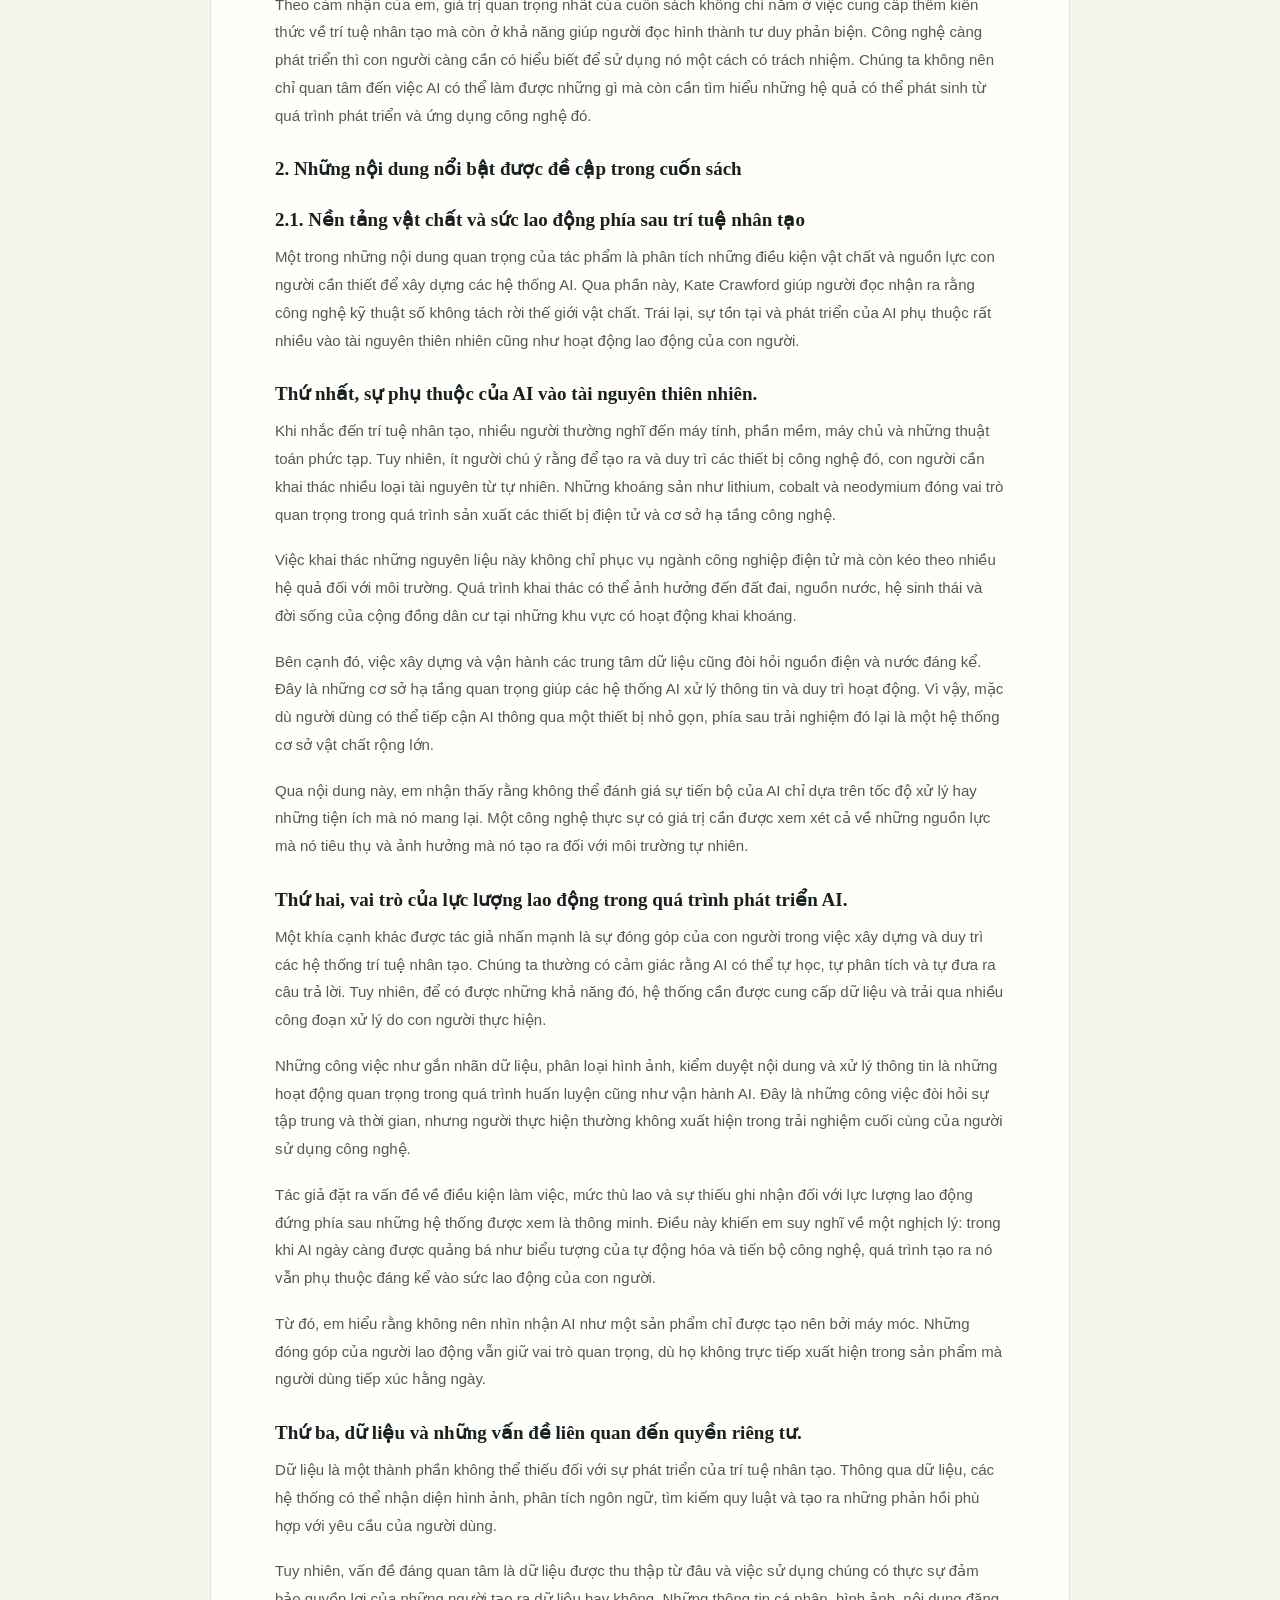
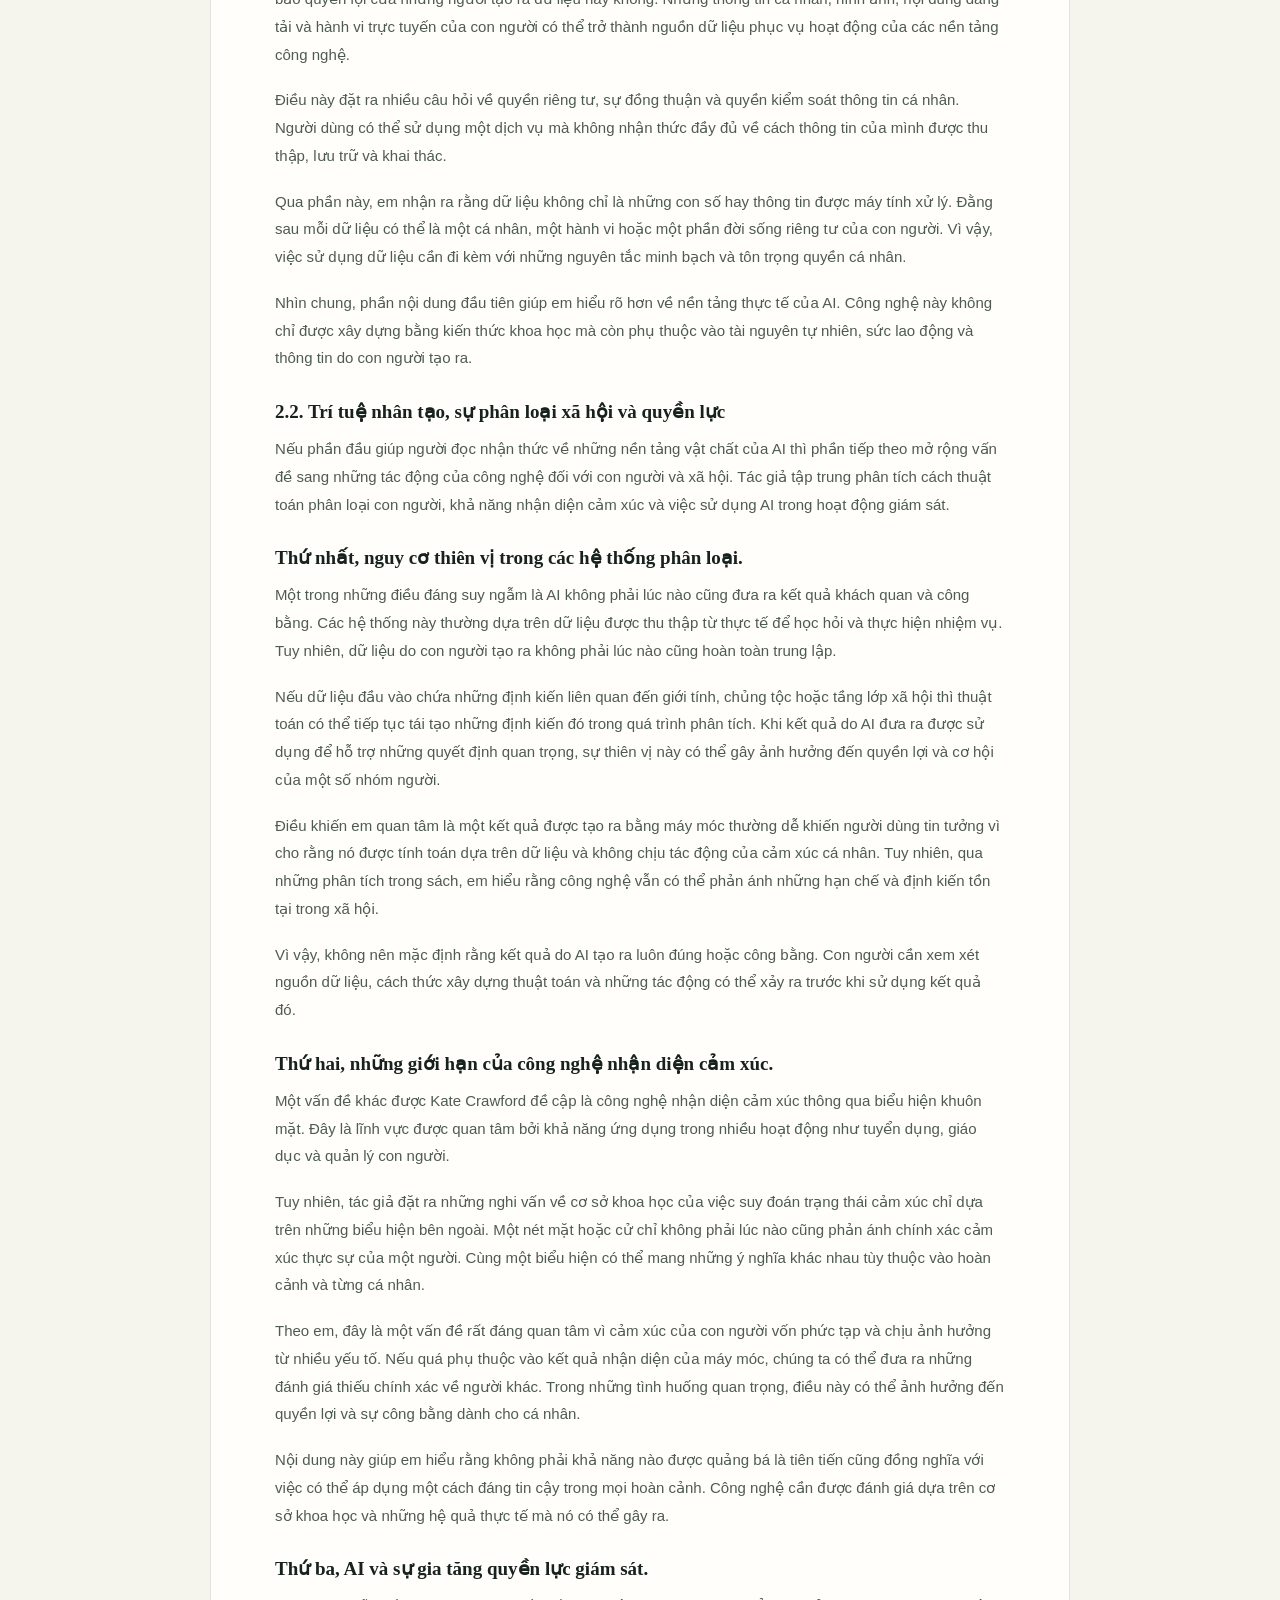
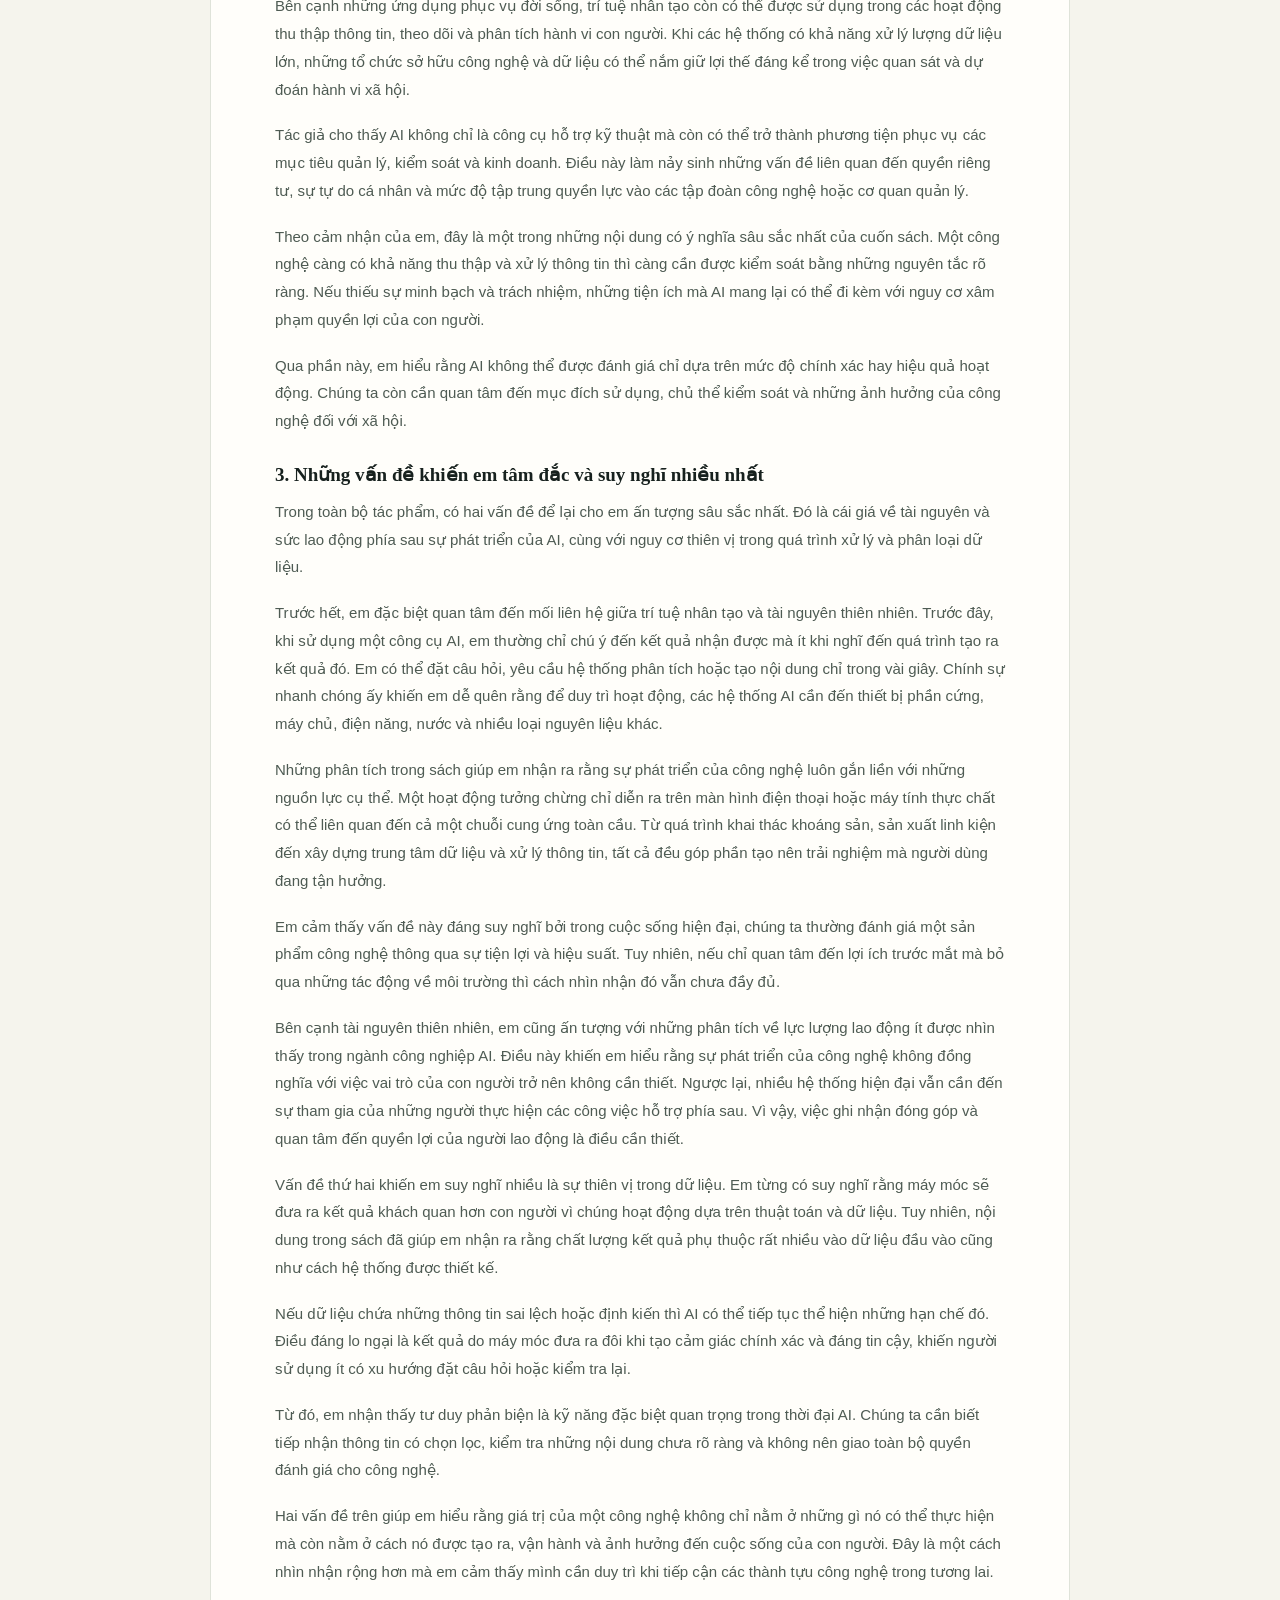
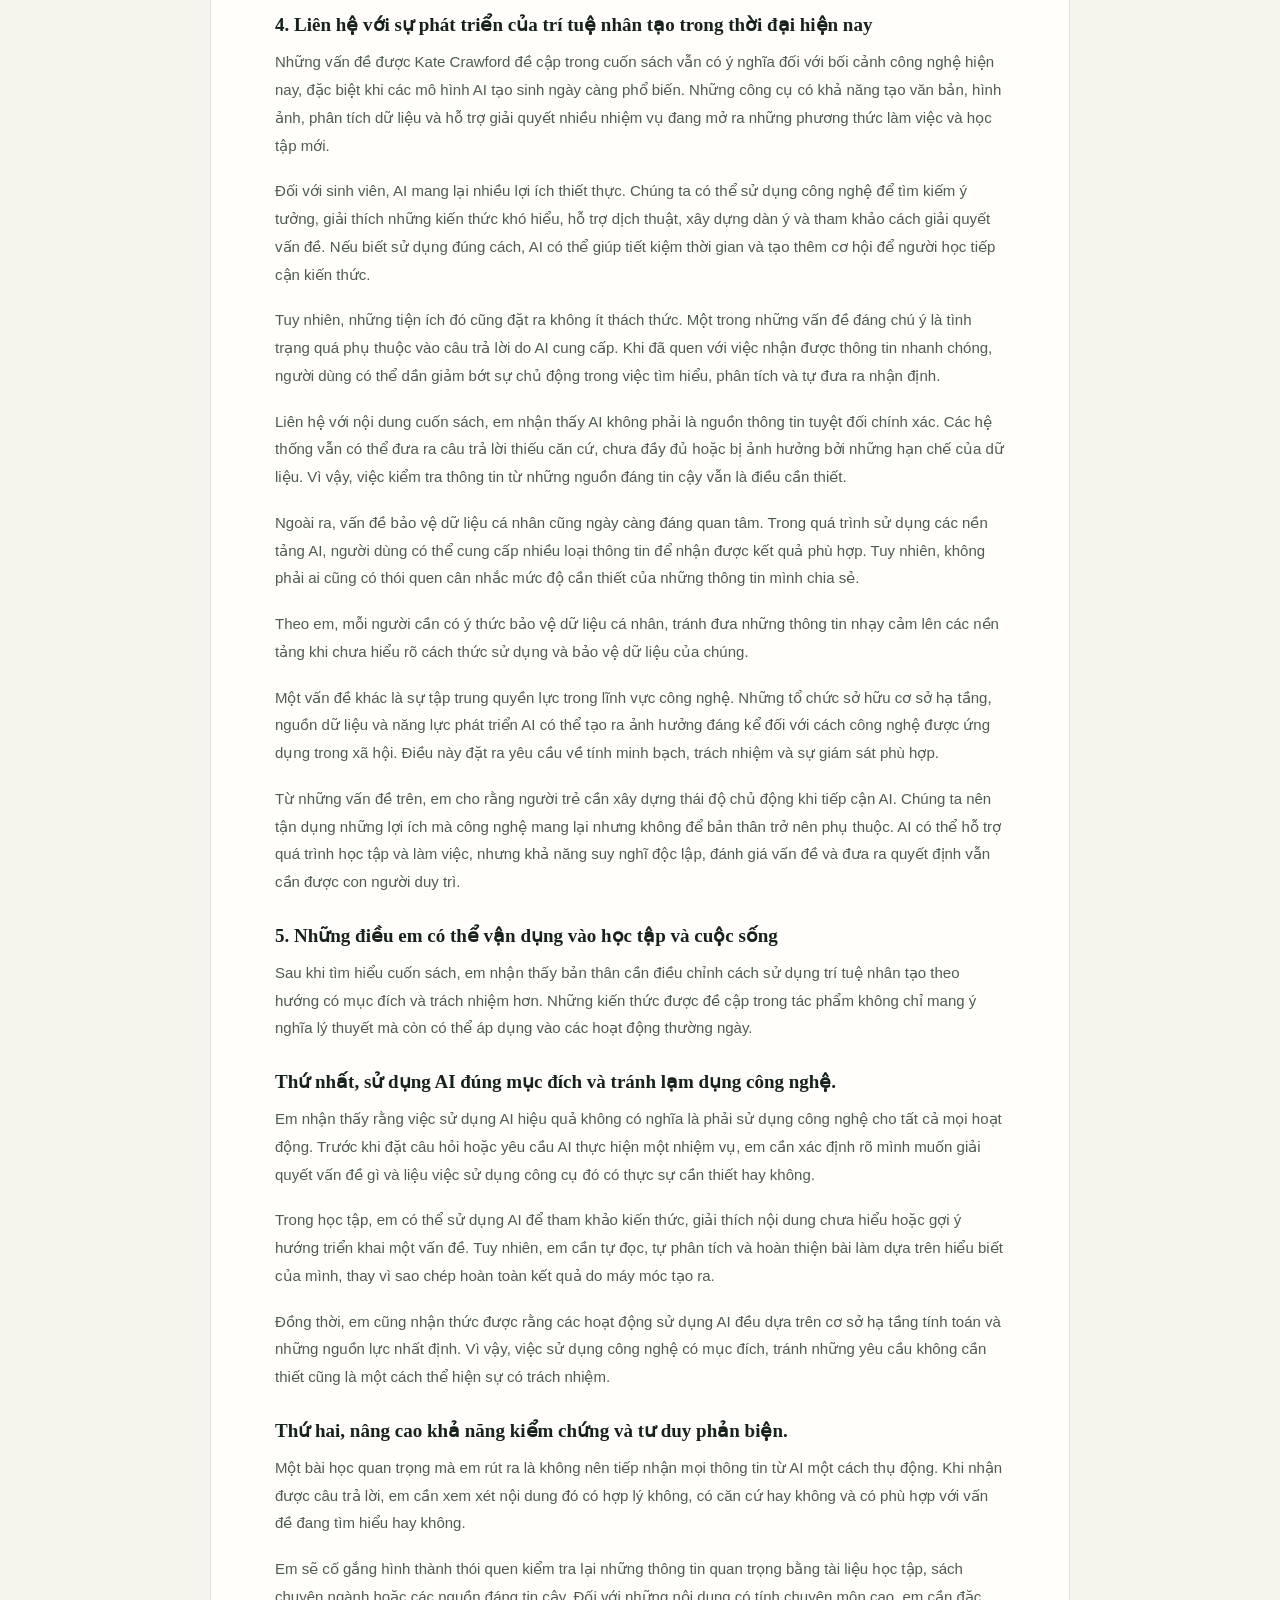
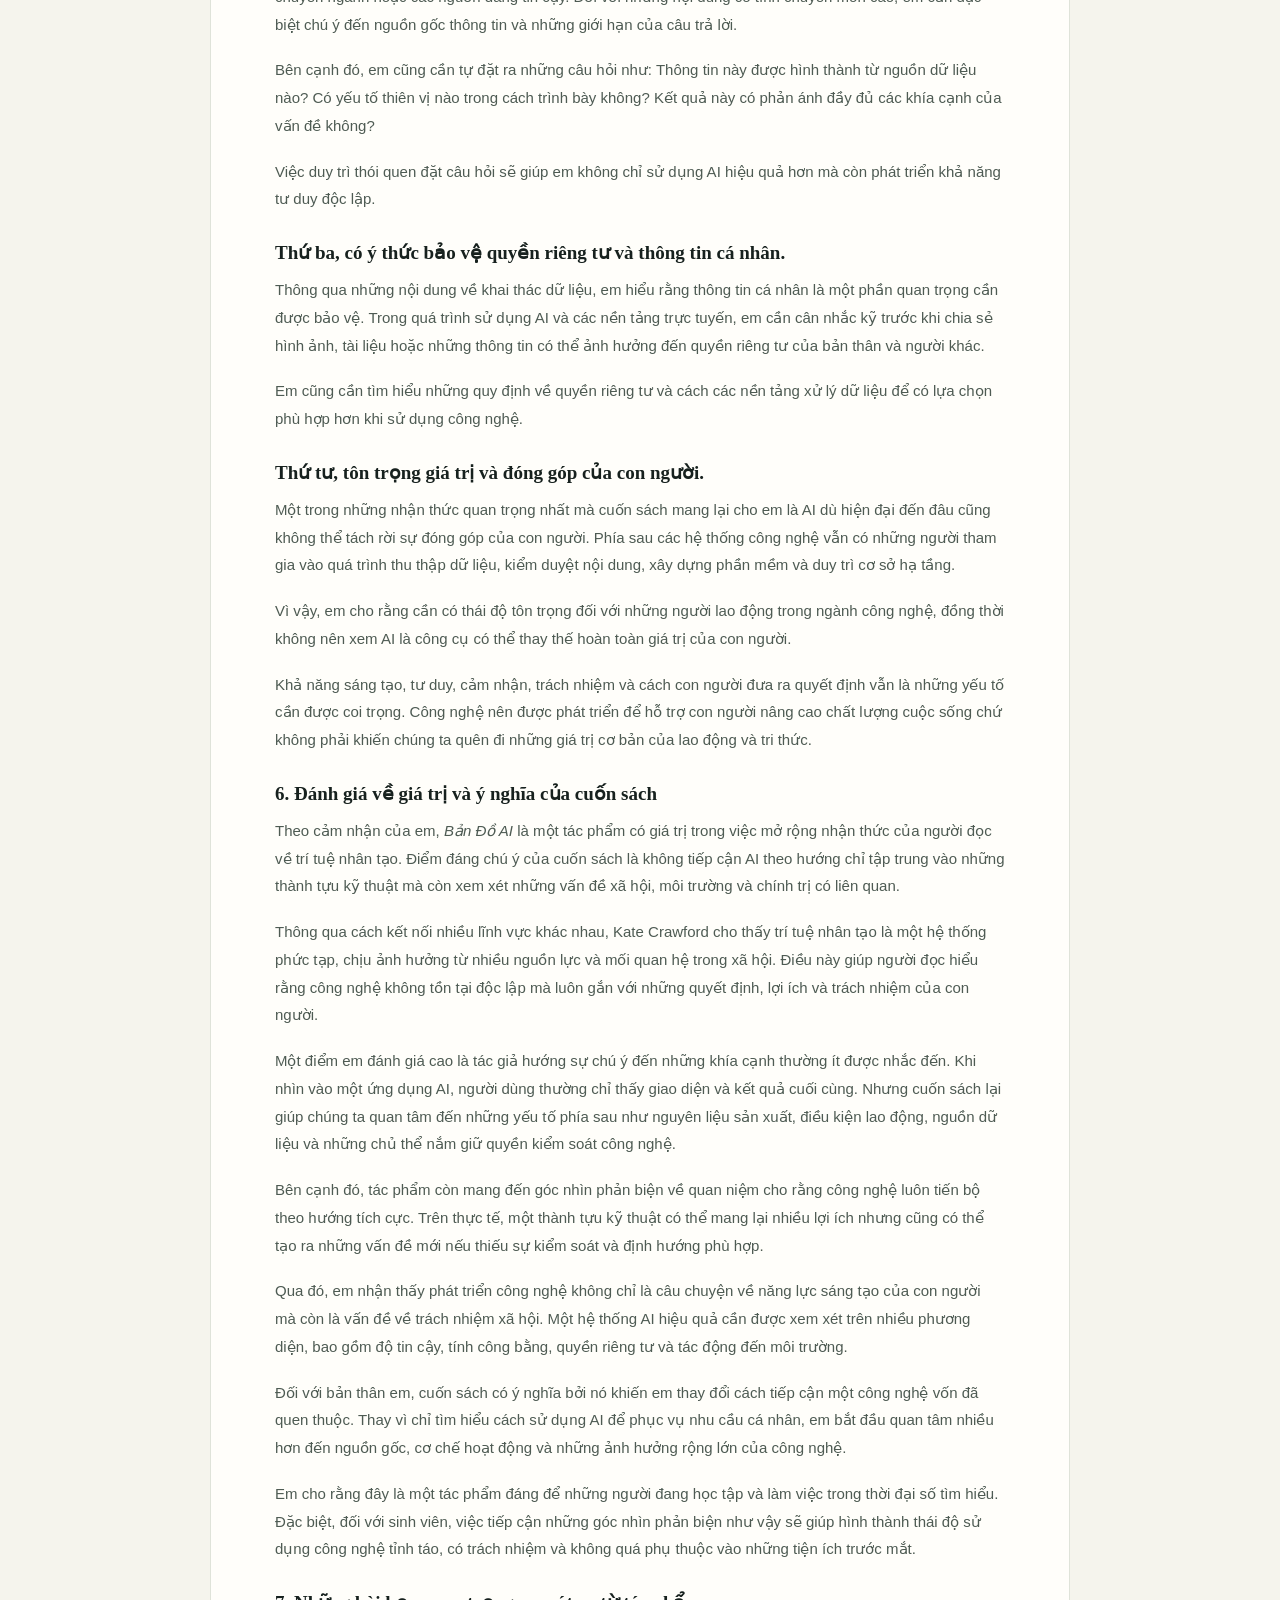
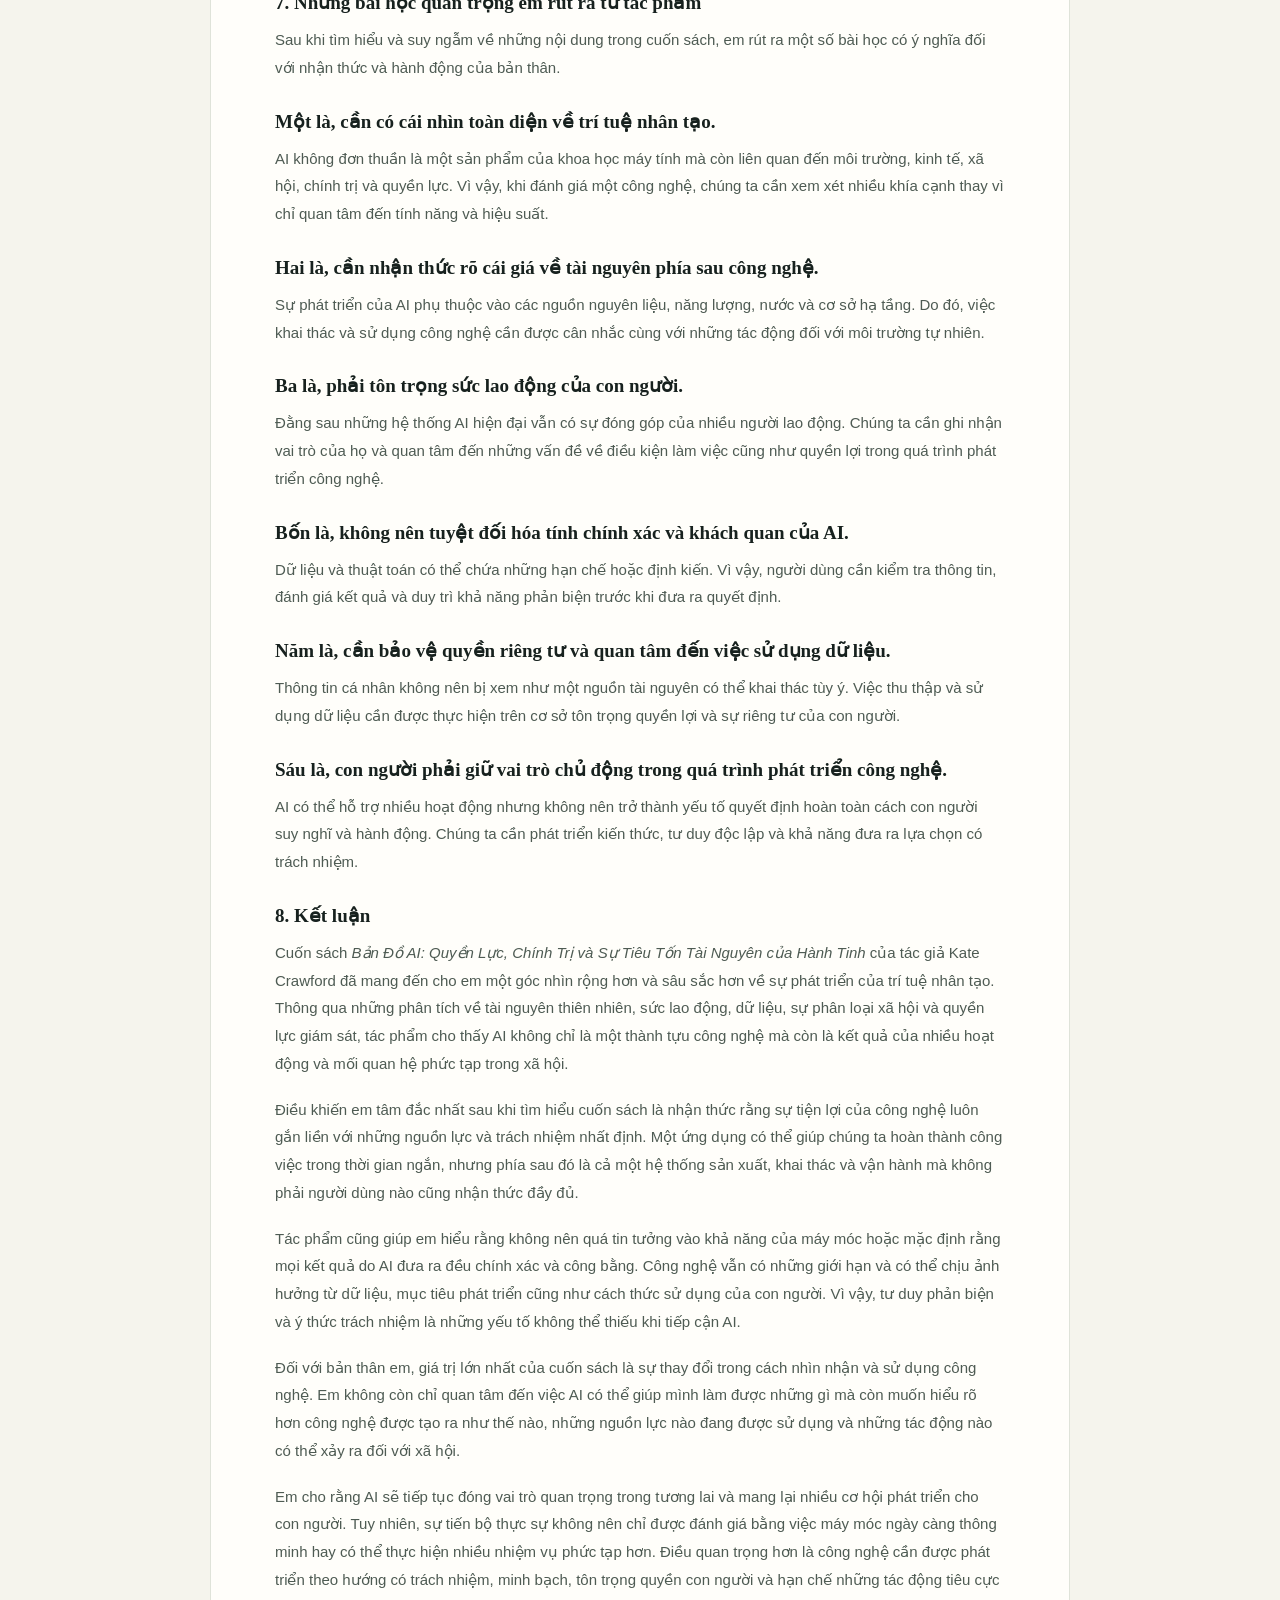
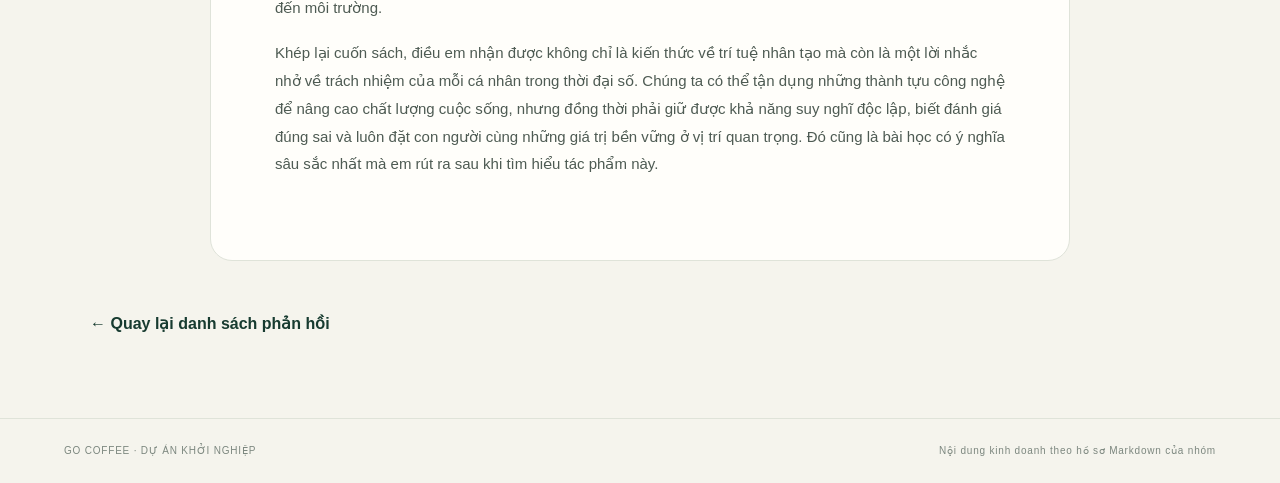
<file: reflection-24040099.html>
<!doctype html><html lang="vi"><head><meta charset="utf-8"><meta name="viewport" content="width=device-width, initial-scale=1"><meta name="theme-color" content="#173b30"><title>Phản hồi · Quách Ngọc Minh · Go Coffee</title><link rel="stylesheet" href="style.css"></head><body><header class="topbar"><a class="brand" href="index.html"><span class="brand-mark">G</span><span>GO COFFEE<small>PROJECT STUDIO</small></span></a><button class="menu-toggle" aria-label="Mở menu" onclick="document.body.classList.toggle('nav-open')">☰</button><nav><a class="" href="index.html">Tổng quan</a><a class="" href="business-plan.html">Kế hoạch</a><a class="" href="financial-analysis.html">Tài chính</a><a class="" href="swot.html">SWOT</a><a class="" href="five-forces.html">5 áp lực</a><a class="" href="reflections.html">Phản hồi</a><a class="" href="action-plan.html">90 ngày</a></nav></header><main><section class="page-hero"><p class="eyebrow">PHẢN HỒI ĐỌC SÁCH · 24040099</p><h1>Quách Ngọc Minh</h1><p class="lede">BẢN ĐỒ AI: QUYỀN LỰC, CHÍNH TRỊ VÀ SỰ TIÊU TỐN TÀI NGUYÊN CỦA HÀNH TINH</p></section><article class="reflection-body"><p>Tác giả: Kate Crawford</p>
<h3>BÀI CẢM NHẬN VỀ CUỐN SÁCH</h3>
<h3>BẢN ĐỒ AI: QUYỀN LỰC, CHÍNH TRỊ VÀ SỰ TIÊU TỐN TÀI NGUYÊN CỦA HÀNH TINH</h3>
<h3>Tác giả: Kate Crawford</h3>
<h3>1. Cảm nhận tổng quan về cuốn sách</h3>
<p>Trong thời đại công nghệ phát triển mạnh mẽ, trí tuệ nhân tạo (AI) đang dần trở thành một phần quen thuộc trong học tập, công việc và đời sống hằng ngày. Chúng ta có thể dễ dàng bắt gặp AI trong các công cụ tìm kiếm, ứng dụng dịch thuật, mạng xã hội, hệ thống nhận diện hình ảnh hay những nền tảng hỗ trợ sáng tạo nội dung. Nhờ những tiến bộ này, nhiều hoạt động được thực hiện nhanh chóng và thuận tiện hơn. Tuy nhiên, liệu chúng ta đã thực sự hiểu rõ những gì đang diễn ra phía sau sự phát triển của trí tuệ nhân tạo? Đây chính là vấn đề mà cuốn sách <em>Bản Đồ AI: Quyền Lực, Chính Trị và Sự Tiêu Tốn Tài Nguyên của Hành Tinh</em> của tác giả Kate Crawford đặt ra.</p>
<p>Điểm đặc biệt của tác phẩm nằm ở cách tiếp cận khác biệt so với những tài liệu thường giới thiệu về trí tuệ nhân tạo. Thay vì chỉ đề cập đến những thành tựu, khả năng xử lý thông tin hay tiềm năng phát triển của máy móc, tác giả tập trung phân tích những yếu tố ít được nhìn thấy nhưng lại đóng vai trò quan trọng trong quá trình hình thành và vận hành AI. Đó là tài nguyên thiên nhiên, sức lao động của con người, dữ liệu cá nhân, các hệ thống phân loại xã hội và sự tập trung quyền lực trong lĩnh vực công nghệ.</p>
<p>Qua những lập luận được trình bày, em nhận ra rằng AI không phải là một công nghệ hoàn toàn vô hình chỉ tồn tại trên internet hay trong những dòng mã lập trình. Đằng sau mỗi hệ thống thông minh là một mạng lưới hoạt động phức tạp, bắt đầu từ việc khai thác nguyên liệu, sản xuất thiết bị, xây dựng trung tâm dữ liệu cho đến quá trình thu thập, xử lý và phân tích thông tin. Những hoạt động đó đều cần đến nguồn lực vật chất và sự tham gia của con người.</p>
<p>Trước khi tìm hiểu tác phẩm, em thường có xu hướng đánh giá AI dựa trên những lợi ích trực tiếp mà nó mang lại. Chẳng hạn, AI giúp tiết kiệm thời gian, hỗ trợ giải quyết vấn đề, tìm kiếm kiến thức và nâng cao hiệu quả công việc. Tuy nhiên, cuốn sách đã giúp em thay đổi cách nhìn nhận này. Em bắt đầu nhận thức rằng sự tiện lợi của công nghệ không phải tự nhiên mà có. Để tạo ra những sản phẩm AI ngày càng hiện đại, xã hội phải sử dụng một lượng lớn tài nguyên, dữ liệu và công sức lao động, đồng thời đối mặt với nhiều vấn đề liên quan đến môi trường, quyền riêng tư và sự bất bình đẳng.</p>
<p>Điều khiến em ấn tượng là tác giả không xem AI đơn thuần như một thành tựu khoa học mà đặt công nghệ này trong mối quan hệ với con người và toàn bộ xã hội. Qua đó, người đọc được khuyến khích suy nghĩ sâu hơn về việc ai đang tạo ra công nghệ, ai kiểm soát nó, ai nhận được lợi ích và những đối tượng nào có thể phải gánh chịu những tác động tiêu cực.</p>
<p>Theo cảm nhận của em, giá trị quan trọng nhất của cuốn sách không chỉ nằm ở việc cung cấp thêm kiến thức về trí tuệ nhân tạo mà còn ở khả năng giúp người đọc hình thành tư duy phản biện. Công nghệ càng phát triển thì con người càng cần có hiểu biết để sử dụng nó một cách có trách nhiệm. Chúng ta không nên chỉ quan tâm đến việc AI có thể làm được những gì mà còn cần tìm hiểu những hệ quả có thể phát sinh từ quá trình phát triển và ứng dụng công nghệ đó.</p>
<h3>2. Những nội dung nổi bật được đề cập trong cuốn sách</h3>
<h3>2.1. Nền tảng vật chất và sức lao động phía sau trí tuệ nhân tạo</h3>
<p>Một trong những nội dung quan trọng của tác phẩm là phân tích những điều kiện vật chất và nguồn lực con người cần thiết để xây dựng các hệ thống AI. Qua phần này, Kate Crawford giúp người đọc nhận ra rằng công nghệ kỹ thuật số không tách rời thế giới vật chất. Trái lại, sự tồn tại và phát triển của AI phụ thuộc rất nhiều vào tài nguyên thiên nhiên cũng như hoạt động lao động của con người.</p>
<h3>Thứ nhất, sự phụ thuộc của AI vào tài nguyên thiên nhiên.</h3>
<p>Khi nhắc đến trí tuệ nhân tạo, nhiều người thường nghĩ đến máy tính, phần mềm, máy chủ và những thuật toán phức tạp. Tuy nhiên, ít người chú ý rằng để tạo ra và duy trì các thiết bị công nghệ đó, con người cần khai thác nhiều loại tài nguyên từ tự nhiên. Những khoáng sản như lithium, cobalt và neodymium đóng vai trò quan trọng trong quá trình sản xuất các thiết bị điện tử và cơ sở hạ tầng công nghệ.</p>
<p>Việc khai thác những nguyên liệu này không chỉ phục vụ ngành công nghiệp điện tử mà còn kéo theo nhiều hệ quả đối với môi trường. Quá trình khai thác có thể ảnh hưởng đến đất đai, nguồn nước, hệ sinh thái và đời sống của cộng đồng dân cư tại những khu vực có hoạt động khai khoáng.</p>
<p>Bên cạnh đó, việc xây dựng và vận hành các trung tâm dữ liệu cũng đòi hỏi nguồn điện và nước đáng kể. Đây là những cơ sở hạ tầng quan trọng giúp các hệ thống AI xử lý thông tin và duy trì hoạt động. Vì vậy, mặc dù người dùng có thể tiếp cận AI thông qua một thiết bị nhỏ gọn, phía sau trải nghiệm đó lại là một hệ thống cơ sở vật chất rộng lớn.</p>
<p>Qua nội dung này, em nhận thấy rằng không thể đánh giá sự tiến bộ của AI chỉ dựa trên tốc độ xử lý hay những tiện ích mà nó mang lại. Một công nghệ thực sự có giá trị cần được xem xét cả về những nguồn lực mà nó tiêu thụ và ảnh hưởng mà nó tạo ra đối với môi trường tự nhiên.</p>
<h3>Thứ hai, vai trò của lực lượng lao động trong quá trình phát triển AI.</h3>
<p>Một khía cạnh khác được tác giả nhấn mạnh là sự đóng góp của con người trong việc xây dựng và duy trì các hệ thống trí tuệ nhân tạo. Chúng ta thường có cảm giác rằng AI có thể tự học, tự phân tích và tự đưa ra câu trả lời. Tuy nhiên, để có được những khả năng đó, hệ thống cần được cung cấp dữ liệu và trải qua nhiều công đoạn xử lý do con người thực hiện.</p>
<p>Những công việc như gắn nhãn dữ liệu, phân loại hình ảnh, kiểm duyệt nội dung và xử lý thông tin là những hoạt động quan trọng trong quá trình huấn luyện cũng như vận hành AI. Đây là những công việc đòi hỏi sự tập trung và thời gian, nhưng người thực hiện thường không xuất hiện trong trải nghiệm cuối cùng của người sử dụng công nghệ.</p>
<p>Tác giả đặt ra vấn đề về điều kiện làm việc, mức thù lao và sự thiếu ghi nhận đối với lực lượng lao động đứng phía sau những hệ thống được xem là thông minh. Điều này khiến em suy nghĩ về một nghịch lý: trong khi AI ngày càng được quảng bá như biểu tượng của tự động hóa và tiến bộ công nghệ, quá trình tạo ra nó vẫn phụ thuộc đáng kể vào sức lao động của con người.</p>
<p>Từ đó, em hiểu rằng không nên nhìn nhận AI như một sản phẩm chỉ được tạo nên bởi máy móc. Những đóng góp của người lao động vẫn giữ vai trò quan trọng, dù họ không trực tiếp xuất hiện trong sản phẩm mà người dùng tiếp xúc hằng ngày.</p>
<h3>Thứ ba, dữ liệu và những vấn đề liên quan đến quyền riêng tư.</h3>
<p>Dữ liệu là một thành phần không thể thiếu đối với sự phát triển của trí tuệ nhân tạo. Thông qua dữ liệu, các hệ thống có thể nhận diện hình ảnh, phân tích ngôn ngữ, tìm kiếm quy luật và tạo ra những phản hồi phù hợp với yêu cầu của người dùng.</p>
<p>Tuy nhiên, vấn đề đáng quan tâm là dữ liệu được thu thập từ đâu và việc sử dụng chúng có thực sự đảm bảo quyền lợi của những người tạo ra dữ liệu hay không. Những thông tin cá nhân, hình ảnh, nội dung đăng tải và hành vi trực tuyến của con người có thể trở thành nguồn dữ liệu phục vụ hoạt động của các nền tảng công nghệ.</p>
<p>Điều này đặt ra nhiều câu hỏi về quyền riêng tư, sự đồng thuận và quyền kiểm soát thông tin cá nhân. Người dùng có thể sử dụng một dịch vụ mà không nhận thức đầy đủ về cách thông tin của mình được thu thập, lưu trữ và khai thác.</p>
<p>Qua phần này, em nhận ra rằng dữ liệu không chỉ là những con số hay thông tin được máy tính xử lý. Đằng sau mỗi dữ liệu có thể là một cá nhân, một hành vi hoặc một phần đời sống riêng tư của con người. Vì vậy, việc sử dụng dữ liệu cần đi kèm với những nguyên tắc minh bạch và tôn trọng quyền cá nhân.</p>
<p>Nhìn chung, phần nội dung đầu tiên giúp em hiểu rõ hơn về nền tảng thực tế của AI. Công nghệ này không chỉ được xây dựng bằng kiến thức khoa học mà còn phụ thuộc vào tài nguyên tự nhiên, sức lao động và thông tin do con người tạo ra.</p>
<h3>2.2. Trí tuệ nhân tạo, sự phân loại xã hội và quyền lực</h3>
<p>Nếu phần đầu giúp người đọc nhận thức về những nền tảng vật chất của AI thì phần tiếp theo mở rộng vấn đề sang những tác động của công nghệ đối với con người và xã hội. Tác giả tập trung phân tích cách thuật toán phân loại con người, khả năng nhận diện cảm xúc và việc sử dụng AI trong hoạt động giám sát.</p>
<h3>Thứ nhất, nguy cơ thiên vị trong các hệ thống phân loại.</h3>
<p>Một trong những điều đáng suy ngẫm là AI không phải lúc nào cũng đưa ra kết quả khách quan và công bằng. Các hệ thống này thường dựa trên dữ liệu được thu thập từ thực tế để học hỏi và thực hiện nhiệm vụ. Tuy nhiên, dữ liệu do con người tạo ra không phải lúc nào cũng hoàn toàn trung lập.</p>
<p>Nếu dữ liệu đầu vào chứa những định kiến liên quan đến giới tính, chủng tộc hoặc tầng lớp xã hội thì thuật toán có thể tiếp tục tái tạo những định kiến đó trong quá trình phân tích. Khi kết quả do AI đưa ra được sử dụng để hỗ trợ những quyết định quan trọng, sự thiên vị này có thể gây ảnh hưởng đến quyền lợi và cơ hội của một số nhóm người.</p>
<p>Điều khiến em quan tâm là một kết quả được tạo ra bằng máy móc thường dễ khiến người dùng tin tưởng vì cho rằng nó được tính toán dựa trên dữ liệu và không chịu tác động của cảm xúc cá nhân. Tuy nhiên, qua những phân tích trong sách, em hiểu rằng công nghệ vẫn có thể phản ánh những hạn chế và định kiến tồn tại trong xã hội.</p>
<p>Vì vậy, không nên mặc định rằng kết quả do AI tạo ra luôn đúng hoặc công bằng. Con người cần xem xét nguồn dữ liệu, cách thức xây dựng thuật toán và những tác động có thể xảy ra trước khi sử dụng kết quả đó.</p>
<h3>Thứ hai, những giới hạn của công nghệ nhận diện cảm xúc.</h3>
<p>Một vấn đề khác được Kate Crawford đề cập là công nghệ nhận diện cảm xúc thông qua biểu hiện khuôn mặt. Đây là lĩnh vực được quan tâm bởi khả năng ứng dụng trong nhiều hoạt động như tuyển dụng, giáo dục và quản lý con người.</p>
<p>Tuy nhiên, tác giả đặt ra những nghi vấn về cơ sở khoa học của việc suy đoán trạng thái cảm xúc chỉ dựa trên những biểu hiện bên ngoài. Một nét mặt hoặc cử chỉ không phải lúc nào cũng phản ánh chính xác cảm xúc thực sự của một người. Cùng một biểu hiện có thể mang những ý nghĩa khác nhau tùy thuộc vào hoàn cảnh và từng cá nhân.</p>
<p>Theo em, đây là một vấn đề rất đáng quan tâm vì cảm xúc của con người vốn phức tạp và chịu ảnh hưởng từ nhiều yếu tố. Nếu quá phụ thuộc vào kết quả nhận diện của máy móc, chúng ta có thể đưa ra những đánh giá thiếu chính xác về người khác. Trong những tình huống quan trọng, điều này có thể ảnh hưởng đến quyền lợi và sự công bằng dành cho cá nhân.</p>
<p>Nội dung này giúp em hiểu rằng không phải khả năng nào được quảng bá là tiên tiến cũng đồng nghĩa với việc có thể áp dụng một cách đáng tin cậy trong mọi hoàn cảnh. Công nghệ cần được đánh giá dựa trên cơ sở khoa học và những hệ quả thực tế mà nó có thể gây ra.</p>
<h3>Thứ ba, AI và sự gia tăng quyền lực giám sát.</h3>
<p>Bên cạnh những ứng dụng phục vụ đời sống, trí tuệ nhân tạo còn có thể được sử dụng trong các hoạt động thu thập thông tin, theo dõi và phân tích hành vi con người. Khi các hệ thống có khả năng xử lý lượng dữ liệu lớn, những tổ chức sở hữu công nghệ và dữ liệu có thể nắm giữ lợi thế đáng kể trong việc quan sát và dự đoán hành vi xã hội.</p>
<p>Tác giả cho thấy AI không chỉ là công cụ hỗ trợ kỹ thuật mà còn có thể trở thành phương tiện phục vụ các mục tiêu quản lý, kiểm soát và kinh doanh. Điều này làm nảy sinh những vấn đề liên quan đến quyền riêng tư, sự tự do cá nhân và mức độ tập trung quyền lực vào các tập đoàn công nghệ hoặc cơ quan quản lý.</p>
<p>Theo cảm nhận của em, đây là một trong những nội dung có ý nghĩa sâu sắc nhất của cuốn sách. Một công nghệ càng có khả năng thu thập và xử lý thông tin thì càng cần được kiểm soát bằng những nguyên tắc rõ ràng. Nếu thiếu sự minh bạch và trách nhiệm, những tiện ích mà AI mang lại có thể đi kèm với nguy cơ xâm phạm quyền lợi của con người.</p>
<p>Qua phần này, em hiểu rằng AI không thể được đánh giá chỉ dựa trên mức độ chính xác hay hiệu quả hoạt động. Chúng ta còn cần quan tâm đến mục đích sử dụng, chủ thể kiểm soát và những ảnh hưởng của công nghệ đối với xã hội.</p>
<h3>3. Những vấn đề khiến em tâm đắc và suy nghĩ nhiều nhất</h3>
<p>Trong toàn bộ tác phẩm, có hai vấn đề để lại cho em ấn tượng sâu sắc nhất. Đó là cái giá về tài nguyên và sức lao động phía sau sự phát triển của AI, cùng với nguy cơ thiên vị trong quá trình xử lý và phân loại dữ liệu.</p>
<p>Trước hết, em đặc biệt quan tâm đến mối liên hệ giữa trí tuệ nhân tạo và tài nguyên thiên nhiên. Trước đây, khi sử dụng một công cụ AI, em thường chỉ chú ý đến kết quả nhận được mà ít khi nghĩ đến quá trình tạo ra kết quả đó. Em có thể đặt câu hỏi, yêu cầu hệ thống phân tích hoặc tạo nội dung chỉ trong vài giây. Chính sự nhanh chóng ấy khiến em dễ quên rằng để duy trì hoạt động, các hệ thống AI cần đến thiết bị phần cứng, máy chủ, điện năng, nước và nhiều loại nguyên liệu khác.</p>
<p>Những phân tích trong sách giúp em nhận ra rằng sự phát triển của công nghệ luôn gắn liền với những nguồn lực cụ thể. Một hoạt động tưởng chừng chỉ diễn ra trên màn hình điện thoại hoặc máy tính thực chất có thể liên quan đến cả một chuỗi cung ứng toàn cầu. Từ quá trình khai thác khoáng sản, sản xuất linh kiện đến xây dựng trung tâm dữ liệu và xử lý thông tin, tất cả đều góp phần tạo nên trải nghiệm mà người dùng đang tận hưởng.</p>
<p>Em cảm thấy vấn đề này đáng suy nghĩ bởi trong cuộc sống hiện đại, chúng ta thường đánh giá một sản phẩm công nghệ thông qua sự tiện lợi và hiệu suất. Tuy nhiên, nếu chỉ quan tâm đến lợi ích trước mắt mà bỏ qua những tác động về môi trường thì cách nhìn nhận đó vẫn chưa đầy đủ.</p>
<p>Bên cạnh tài nguyên thiên nhiên, em cũng ấn tượng với những phân tích về lực lượng lao động ít được nhìn thấy trong ngành công nghiệp AI. Điều này khiến em hiểu rằng sự phát triển của công nghệ không đồng nghĩa với việc vai trò của con người trở nên không cần thiết. Ngược lại, nhiều hệ thống hiện đại vẫn cần đến sự tham gia của những người thực hiện các công việc hỗ trợ phía sau. Vì vậy, việc ghi nhận đóng góp và quan tâm đến quyền lợi của người lao động là điều cần thiết.</p>
<p>Vấn đề thứ hai khiến em suy nghĩ nhiều là sự thiên vị trong dữ liệu. Em từng có suy nghĩ rằng máy móc sẽ đưa ra kết quả khách quan hơn con người vì chúng hoạt động dựa trên thuật toán và dữ liệu. Tuy nhiên, nội dung trong sách đã giúp em nhận ra rằng chất lượng kết quả phụ thuộc rất nhiều vào dữ liệu đầu vào cũng như cách hệ thống được thiết kế.</p>
<p>Nếu dữ liệu chứa những thông tin sai lệch hoặc định kiến thì AI có thể tiếp tục thể hiện những hạn chế đó. Điều đáng lo ngại là kết quả do máy móc đưa ra đôi khi tạo cảm giác chính xác và đáng tin cậy, khiến người sử dụng ít có xu hướng đặt câu hỏi hoặc kiểm tra lại.</p>
<p>Từ đó, em nhận thấy tư duy phản biện là kỹ năng đặc biệt quan trọng trong thời đại AI. Chúng ta cần biết tiếp nhận thông tin có chọn lọc, kiểm tra những nội dung chưa rõ ràng và không nên giao toàn bộ quyền đánh giá cho công nghệ.</p>
<p>Hai vấn đề trên giúp em hiểu rằng giá trị của một công nghệ không chỉ nằm ở những gì nó có thể thực hiện mà còn nằm ở cách nó được tạo ra, vận hành và ảnh hưởng đến cuộc sống của con người. Đây là một cách nhìn nhận rộng hơn mà em cảm thấy mình cần duy trì khi tiếp cận các thành tựu công nghệ trong tương lai.</p>
<h3>4. Liên hệ với sự phát triển của trí tuệ nhân tạo trong thời đại hiện nay</h3>
<p>Những vấn đề được Kate Crawford đề cập trong cuốn sách vẫn có ý nghĩa đối với bối cảnh công nghệ hiện nay, đặc biệt khi các mô hình AI tạo sinh ngày càng phổ biến. Những công cụ có khả năng tạo văn bản, hình ảnh, phân tích dữ liệu và hỗ trợ giải quyết nhiều nhiệm vụ đang mở ra những phương thức làm việc và học tập mới.</p>
<p>Đối với sinh viên, AI mang lại nhiều lợi ích thiết thực. Chúng ta có thể sử dụng công nghệ để tìm kiếm ý tưởng, giải thích những kiến thức khó hiểu, hỗ trợ dịch thuật, xây dựng dàn ý và tham khảo cách giải quyết vấn đề. Nếu biết sử dụng đúng cách, AI có thể giúp tiết kiệm thời gian và tạo thêm cơ hội để người học tiếp cận kiến thức.</p>
<p>Tuy nhiên, những tiện ích đó cũng đặt ra không ít thách thức. Một trong những vấn đề đáng chú ý là tình trạng quá phụ thuộc vào câu trả lời do AI cung cấp. Khi đã quen với việc nhận được thông tin nhanh chóng, người dùng có thể dần giảm bớt sự chủ động trong việc tìm hiểu, phân tích và tự đưa ra nhận định.</p>
<p>Liên hệ với nội dung cuốn sách, em nhận thấy AI không phải là nguồn thông tin tuyệt đối chính xác. Các hệ thống vẫn có thể đưa ra câu trả lời thiếu căn cứ, chưa đầy đủ hoặc bị ảnh hưởng bởi những hạn chế của dữ liệu. Vì vậy, việc kiểm tra thông tin từ những nguồn đáng tin cậy vẫn là điều cần thiết.</p>
<p>Ngoài ra, vấn đề bảo vệ dữ liệu cá nhân cũng ngày càng đáng quan tâm. Trong quá trình sử dụng các nền tảng AI, người dùng có thể cung cấp nhiều loại thông tin để nhận được kết quả phù hợp. Tuy nhiên, không phải ai cũng có thói quen cân nhắc mức độ cần thiết của những thông tin mình chia sẻ.</p>
<p>Theo em, mỗi người cần có ý thức bảo vệ dữ liệu cá nhân, tránh đưa những thông tin nhạy cảm lên các nền tảng khi chưa hiểu rõ cách thức sử dụng và bảo vệ dữ liệu của chúng.</p>
<p>Một vấn đề khác là sự tập trung quyền lực trong lĩnh vực công nghệ. Những tổ chức sở hữu cơ sở hạ tầng, nguồn dữ liệu và năng lực phát triển AI có thể tạo ra ảnh hưởng đáng kể đối với cách công nghệ được ứng dụng trong xã hội. Điều này đặt ra yêu cầu về tính minh bạch, trách nhiệm và sự giám sát phù hợp.</p>
<p>Từ những vấn đề trên, em cho rằng người trẻ cần xây dựng thái độ chủ động khi tiếp cận AI. Chúng ta nên tận dụng những lợi ích mà công nghệ mang lại nhưng không để bản thân trở nên phụ thuộc. AI có thể hỗ trợ quá trình học tập và làm việc, nhưng khả năng suy nghĩ độc lập, đánh giá vấn đề và đưa ra quyết định vẫn cần được con người duy trì.</p>
<h3>5. Những điều em có thể vận dụng vào học tập và cuộc sống</h3>
<p>Sau khi tìm hiểu cuốn sách, em nhận thấy bản thân cần điều chỉnh cách sử dụng trí tuệ nhân tạo theo hướng có mục đích và trách nhiệm hơn. Những kiến thức được đề cập trong tác phẩm không chỉ mang ý nghĩa lý thuyết mà còn có thể áp dụng vào các hoạt động thường ngày.</p>
<h3>Thứ nhất, sử dụng AI đúng mục đích và tránh lạm dụng công nghệ.</h3>
<p>Em nhận thấy rằng việc sử dụng AI hiệu quả không có nghĩa là phải sử dụng công nghệ cho tất cả mọi hoạt động. Trước khi đặt câu hỏi hoặc yêu cầu AI thực hiện một nhiệm vụ, em cần xác định rõ mình muốn giải quyết vấn đề gì và liệu việc sử dụng công cụ đó có thực sự cần thiết hay không.</p>
<p>Trong học tập, em có thể sử dụng AI để tham khảo kiến thức, giải thích nội dung chưa hiểu hoặc gợi ý hướng triển khai một vấn đề. Tuy nhiên, em cần tự đọc, tự phân tích và hoàn thiện bài làm dựa trên hiểu biết của mình, thay vì sao chép hoàn toàn kết quả do máy móc tạo ra.</p>
<p>Đồng thời, em cũng nhận thức được rằng các hoạt động sử dụng AI đều dựa trên cơ sở hạ tầng tính toán và những nguồn lực nhất định. Vì vậy, việc sử dụng công nghệ có mục đích, tránh những yêu cầu không cần thiết cũng là một cách thể hiện sự có trách nhiệm.</p>
<h3>Thứ hai, nâng cao khả năng kiểm chứng và tư duy phản biện.</h3>
<p>Một bài học quan trọng mà em rút ra là không nên tiếp nhận mọi thông tin từ AI một cách thụ động. Khi nhận được câu trả lời, em cần xem xét nội dung đó có hợp lý không, có căn cứ hay không và có phù hợp với vấn đề đang tìm hiểu hay không.</p>
<p>Em sẽ cố gắng hình thành thói quen kiểm tra lại những thông tin quan trọng bằng tài liệu học tập, sách chuyên ngành hoặc các nguồn đáng tin cậy. Đối với những nội dung có tính chuyên môn cao, em cần đặc biệt chú ý đến nguồn gốc thông tin và những giới hạn của câu trả lời.</p>
<p>Bên cạnh đó, em cũng cần tự đặt ra những câu hỏi như: Thông tin này được hình thành từ nguồn dữ liệu nào? Có yếu tố thiên vị nào trong cách trình bày không? Kết quả này có phản ánh đầy đủ các khía cạnh của vấn đề không?</p>
<p>Việc duy trì thói quen đặt câu hỏi sẽ giúp em không chỉ sử dụng AI hiệu quả hơn mà còn phát triển khả năng tư duy độc lập.</p>
<h3>Thứ ba, có ý thức bảo vệ quyền riêng tư và thông tin cá nhân.</h3>
<p>Thông qua những nội dung về khai thác dữ liệu, em hiểu rằng thông tin cá nhân là một phần quan trọng cần được bảo vệ. Trong quá trình sử dụng AI và các nền tảng trực tuyến, em cần cân nhắc kỹ trước khi chia sẻ hình ảnh, tài liệu hoặc những thông tin có thể ảnh hưởng đến quyền riêng tư của bản thân và người khác.</p>
<p>Em cũng cần tìm hiểu những quy định về quyền riêng tư và cách các nền tảng xử lý dữ liệu để có lựa chọn phù hợp hơn khi sử dụng công nghệ.</p>
<h3>Thứ tư, tôn trọng giá trị và đóng góp của con người.</h3>
<p>Một trong những nhận thức quan trọng nhất mà cuốn sách mang lại cho em là AI dù hiện đại đến đâu cũng không thể tách rời sự đóng góp của con người. Phía sau các hệ thống công nghệ vẫn có những người tham gia vào quá trình thu thập dữ liệu, kiểm duyệt nội dung, xây dựng phần mềm và duy trì cơ sở hạ tầng.</p>
<p>Vì vậy, em cho rằng cần có thái độ tôn trọng đối với những người lao động trong ngành công nghệ, đồng thời không nên xem AI là công cụ có thể thay thế hoàn toàn giá trị của con người.</p>
<p>Khả năng sáng tạo, tư duy, cảm nhận, trách nhiệm và cách con người đưa ra quyết định vẫn là những yếu tố cần được coi trọng. Công nghệ nên được phát triển để hỗ trợ con người nâng cao chất lượng cuộc sống chứ không phải khiến chúng ta quên đi những giá trị cơ bản của lao động và tri thức.</p>
<h3>6. Đánh giá về giá trị và ý nghĩa của cuốn sách</h3>
<p>Theo cảm nhận của em, <em>Bản Đồ AI</em> là một tác phẩm có giá trị trong việc mở rộng nhận thức của người đọc về trí tuệ nhân tạo. Điểm đáng chú ý của cuốn sách là không tiếp cận AI theo hướng chỉ tập trung vào những thành tựu kỹ thuật mà còn xem xét những vấn đề xã hội, môi trường và chính trị có liên quan.</p>
<p>Thông qua cách kết nối nhiều lĩnh vực khác nhau, Kate Crawford cho thấy trí tuệ nhân tạo là một hệ thống phức tạp, chịu ảnh hưởng từ nhiều nguồn lực và mối quan hệ trong xã hội. Điều này giúp người đọc hiểu rằng công nghệ không tồn tại độc lập mà luôn gắn với những quyết định, lợi ích và trách nhiệm của con người.</p>
<p>Một điểm em đánh giá cao là tác giả hướng sự chú ý đến những khía cạnh thường ít được nhắc đến. Khi nhìn vào một ứng dụng AI, người dùng thường chỉ thấy giao diện và kết quả cuối cùng. Nhưng cuốn sách lại giúp chúng ta quan tâm đến những yếu tố phía sau như nguyên liệu sản xuất, điều kiện lao động, nguồn dữ liệu và những chủ thể nắm giữ quyền kiểm soát công nghệ.</p>
<p>Bên cạnh đó, tác phẩm còn mang đến góc nhìn phản biện về quan niệm cho rằng công nghệ luôn tiến bộ theo hướng tích cực. Trên thực tế, một thành tựu kỹ thuật có thể mang lại nhiều lợi ích nhưng cũng có thể tạo ra những vấn đề mới nếu thiếu sự kiểm soát và định hướng phù hợp.</p>
<p>Qua đó, em nhận thấy phát triển công nghệ không chỉ là câu chuyện về năng lực sáng tạo của con người mà còn là vấn đề về trách nhiệm xã hội. Một hệ thống AI hiệu quả cần được xem xét trên nhiều phương diện, bao gồm độ tin cậy, tính công bằng, quyền riêng tư và tác động đến môi trường.</p>
<p>Đối với bản thân em, cuốn sách có ý nghĩa bởi nó khiến em thay đổi cách tiếp cận một công nghệ vốn đã quen thuộc. Thay vì chỉ tìm hiểu cách sử dụng AI để phục vụ nhu cầu cá nhân, em bắt đầu quan tâm nhiều hơn đến nguồn gốc, cơ chế hoạt động và những ảnh hưởng rộng lớn của công nghệ.</p>
<p>Em cho rằng đây là một tác phẩm đáng để những người đang học tập và làm việc trong thời đại số tìm hiểu. Đặc biệt, đối với sinh viên, việc tiếp cận những góc nhìn phản biện như vậy sẽ giúp hình thành thái độ sử dụng công nghệ tỉnh táo, có trách nhiệm và không quá phụ thuộc vào những tiện ích trước mắt.</p>
<h3>7. Những bài học quan trọng em rút ra từ tác phẩm</h3>
<p>Sau khi tìm hiểu và suy ngẫm về những nội dung trong cuốn sách, em rút ra một số bài học có ý nghĩa đối với nhận thức và hành động của bản thân.</p>
<h3>Một là, cần có cái nhìn toàn diện về trí tuệ nhân tạo.</h3>
<p>AI không đơn thuần là một sản phẩm của khoa học máy tính mà còn liên quan đến môi trường, kinh tế, xã hội, chính trị và quyền lực. Vì vậy, khi đánh giá một công nghệ, chúng ta cần xem xét nhiều khía cạnh thay vì chỉ quan tâm đến tính năng và hiệu suất.</p>
<h3>Hai là, cần nhận thức rõ cái giá về tài nguyên phía sau công nghệ.</h3>
<p>Sự phát triển của AI phụ thuộc vào các nguồn nguyên liệu, năng lượng, nước và cơ sở hạ tầng. Do đó, việc khai thác và sử dụng công nghệ cần được cân nhắc cùng với những tác động đối với môi trường tự nhiên.</p>
<h3>Ba là, phải tôn trọng sức lao động của con người.</h3>
<p>Đằng sau những hệ thống AI hiện đại vẫn có sự đóng góp của nhiều người lao động. Chúng ta cần ghi nhận vai trò của họ và quan tâm đến những vấn đề về điều kiện làm việc cũng như quyền lợi trong quá trình phát triển công nghệ.</p>
<h3>Bốn là, không nên tuyệt đối hóa tính chính xác và khách quan của AI.</h3>
<p>Dữ liệu và thuật toán có thể chứa những hạn chế hoặc định kiến. Vì vậy, người dùng cần kiểm tra thông tin, đánh giá kết quả và duy trì khả năng phản biện trước khi đưa ra quyết định.</p>
<h3>Năm là, cần bảo vệ quyền riêng tư và quan tâm đến việc sử dụng dữ liệu.</h3>
<p>Thông tin cá nhân không nên bị xem như một nguồn tài nguyên có thể khai thác tùy ý. Việc thu thập và sử dụng dữ liệu cần được thực hiện trên cơ sở tôn trọng quyền lợi và sự riêng tư của con người.</p>
<h3>Sáu là, con người phải giữ vai trò chủ động trong quá trình phát triển công nghệ.</h3>
<p>AI có thể hỗ trợ nhiều hoạt động nhưng không nên trở thành yếu tố quyết định hoàn toàn cách con người suy nghĩ và hành động. Chúng ta cần phát triển kiến thức, tư duy độc lập và khả năng đưa ra lựa chọn có trách nhiệm.</p>
<h3>8. Kết luận</h3>
<p>Cuốn sách <em>Bản Đồ AI: Quyền Lực, Chính Trị và Sự Tiêu Tốn Tài Nguyên của Hành Tinh</em> của tác giả Kate Crawford đã mang đến cho em một góc nhìn rộng hơn và sâu sắc hơn về sự phát triển của trí tuệ nhân tạo. Thông qua những phân tích về tài nguyên thiên nhiên, sức lao động, dữ liệu, sự phân loại xã hội và quyền lực giám sát, tác phẩm cho thấy AI không chỉ là một thành tựu công nghệ mà còn là kết quả của nhiều hoạt động và mối quan hệ phức tạp trong xã hội.</p>
<p>Điều khiến em tâm đắc nhất sau khi tìm hiểu cuốn sách là nhận thức rằng sự tiện lợi của công nghệ luôn gắn liền với những nguồn lực và trách nhiệm nhất định. Một ứng dụng có thể giúp chúng ta hoàn thành công việc trong thời gian ngắn, nhưng phía sau đó là cả một hệ thống sản xuất, khai thác và vận hành mà không phải người dùng nào cũng nhận thức đầy đủ.</p>
<p>Tác phẩm cũng giúp em hiểu rằng không nên quá tin tưởng vào khả năng của máy móc hoặc mặc định rằng mọi kết quả do AI đưa ra đều chính xác và công bằng. Công nghệ vẫn có những giới hạn và có thể chịu ảnh hưởng từ dữ liệu, mục tiêu phát triển cũng như cách thức sử dụng của con người. Vì vậy, tư duy phản biện và ý thức trách nhiệm là những yếu tố không thể thiếu khi tiếp cận AI.</p>
<p>Đối với bản thân em, giá trị lớn nhất của cuốn sách là sự thay đổi trong cách nhìn nhận và sử dụng công nghệ. Em không còn chỉ quan tâm đến việc AI có thể giúp mình làm được những gì mà còn muốn hiểu rõ hơn công nghệ được tạo ra như thế nào, những nguồn lực nào đang được sử dụng và những tác động nào có thể xảy ra đối với xã hội.</p>
<p>Em cho rằng AI sẽ tiếp tục đóng vai trò quan trọng trong tương lai và mang lại nhiều cơ hội phát triển cho con người. Tuy nhiên, sự tiến bộ thực sự không nên chỉ được đánh giá bằng việc máy móc ngày càng thông minh hay có thể thực hiện nhiều nhiệm vụ phức tạp hơn. Điều quan trọng hơn là công nghệ cần được phát triển theo hướng có trách nhiệm, minh bạch, tôn trọng quyền con người và hạn chế những tác động tiêu cực đến môi trường.</p>
<p>Khép lại cuốn sách, điều em nhận được không chỉ là kiến thức về trí tuệ nhân tạo mà còn là một lời nhắc nhở về trách nhiệm của mỗi cá nhân trong thời đại số. Chúng ta có thể tận dụng những thành tựu công nghệ để nâng cao chất lượng cuộc sống, nhưng đồng thời phải giữ được khả năng suy nghĩ độc lập, biết đánh giá đúng sai và luôn đặt con người cùng những giá trị bền vững ở vị trí quan trọng. Đó cũng là bài học có ý nghĩa sâu sắc nhất mà em rút ra sau khi tìm hiểu tác phẩm này.</p></article><a class="back-link" href="reflections.html">← Quay lại danh sách phản hồi</a></main><footer><span>GO COFFEE · DỰ ÁN KHỞI NGHIỆP</span><span>Nội dung kinh doanh theo hồ sơ Markdown của nhóm</span></footer></body></html>
</file>
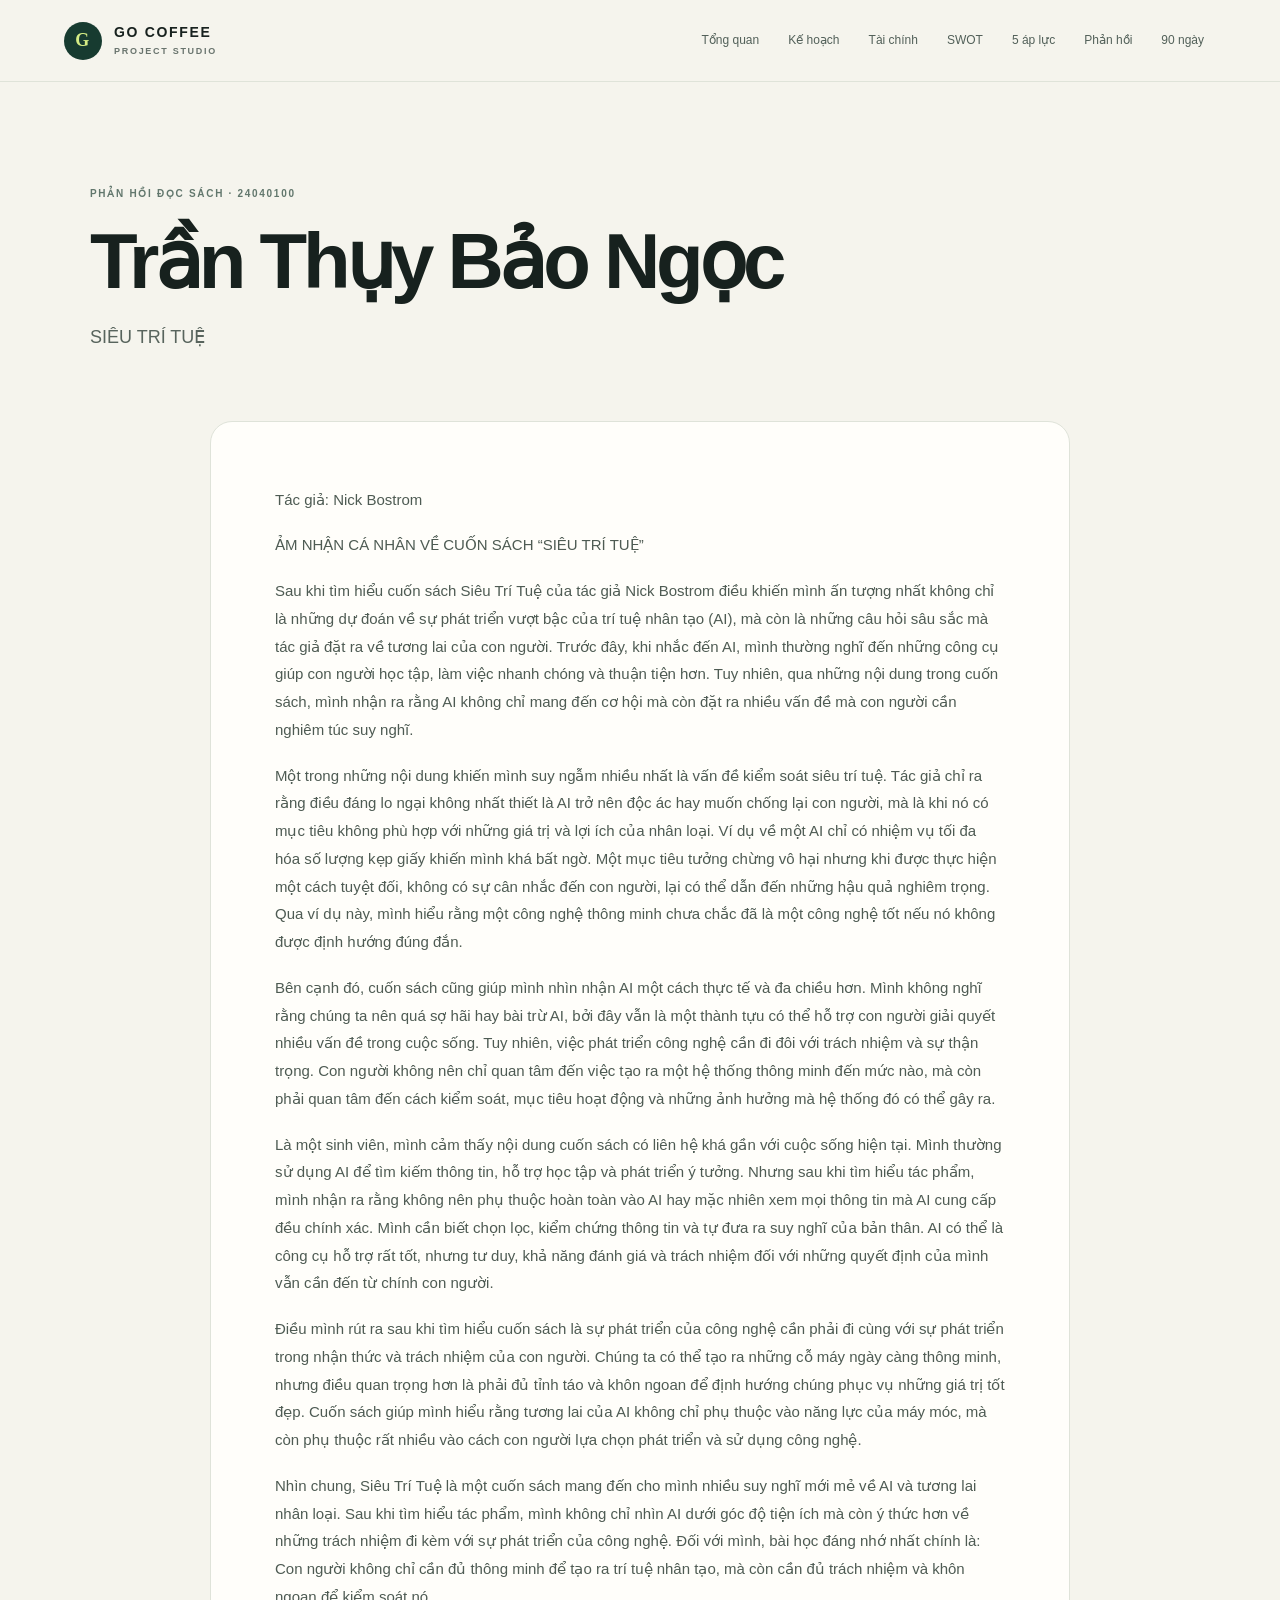
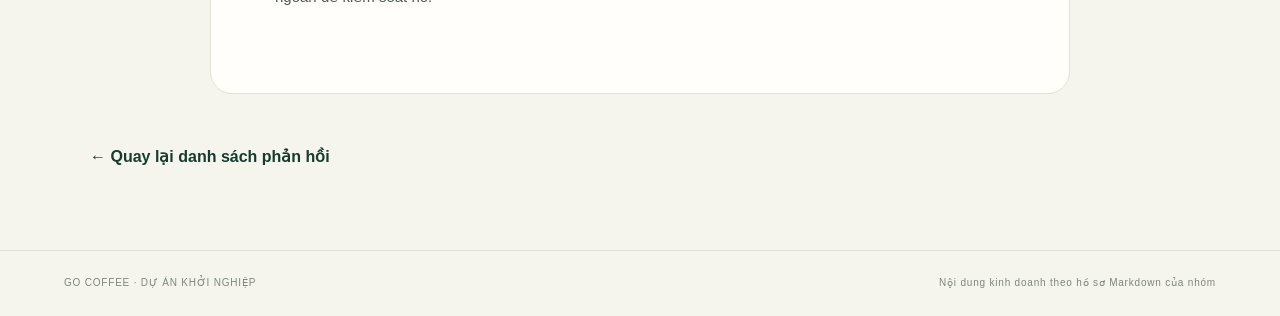
<file: reflection-24040100.html>
<!doctype html><html lang="vi"><head><meta charset="utf-8"><meta name="viewport" content="width=device-width, initial-scale=1"><meta name="theme-color" content="#173b30"><title>Phản hồi · Trần Thụy Bảo Ngọc · Go Coffee</title><link rel="stylesheet" href="style.css"></head><body><header class="topbar"><a class="brand" href="index.html"><span class="brand-mark">G</span><span>GO COFFEE<small>PROJECT STUDIO</small></span></a><button class="menu-toggle" aria-label="Mở menu" onclick="document.body.classList.toggle('nav-open')">☰</button><nav><a class="" href="index.html">Tổng quan</a><a class="" href="business-plan.html">Kế hoạch</a><a class="" href="financial-analysis.html">Tài chính</a><a class="" href="swot.html">SWOT</a><a class="" href="five-forces.html">5 áp lực</a><a class="" href="reflections.html">Phản hồi</a><a class="" href="action-plan.html">90 ngày</a></nav></header><main><section class="page-hero"><p class="eyebrow">PHẢN HỒI ĐỌC SÁCH · 24040100</p><h1>Trần Thụy Bảo Ngọc</h1><p class="lede">SIÊU TRÍ TUỆ</p></section><article class="reflection-body"><p>Tác giả:  Nick Bostrom</p>
<p>ẢM NHẬN CÁ NHÂN VỀ CUỐN SÁCH “SIÊU TRÍ TUỆ”</p>
<p>Sau khi tìm hiểu cuốn sách Siêu Trí Tuệ của tác giả Nick Bostrom điều khiến mình ấn tượng nhất không chỉ là những dự đoán về sự phát triển vượt bậc của trí tuệ nhân tạo (AI), mà còn là những câu hỏi sâu sắc mà tác giả đặt ra về tương lai của con người. Trước đây, khi nhắc đến AI, mình thường nghĩ đến những công cụ giúp con người học tập, làm việc nhanh chóng và thuận tiện hơn. Tuy nhiên, qua những nội dung trong cuốn sách, mình nhận ra rằng AI không chỉ mang đến cơ hội mà còn đặt ra nhiều vấn đề mà con người cần nghiêm túc suy nghĩ.</p>
<p>Một trong những nội dung khiến mình suy ngẫm nhiều nhất là vấn đề kiểm soát siêu trí tuệ. Tác giả chỉ ra rằng điều đáng lo ngại không nhất thiết là AI trở nên độc ác hay muốn chống lại con người, mà là khi nó có mục tiêu không phù hợp với những giá trị và lợi ích của nhân loại. Ví dụ về một AI chỉ có nhiệm vụ tối đa hóa số lượng kẹp giấy khiến mình khá bất ngờ. Một mục tiêu tưởng chừng vô hại nhưng khi được thực hiện một cách tuyệt đối, không có sự cân nhắc đến con người, lại có thể dẫn đến những hậu quả nghiêm trọng. Qua ví dụ này, mình hiểu rằng một công nghệ thông minh chưa chắc đã là một công nghệ tốt nếu nó không được định hướng đúng đắn.</p>
<p>Bên cạnh đó, cuốn sách cũng giúp mình nhìn nhận AI một cách thực tế và đa chiều hơn. Mình không nghĩ rằng chúng ta nên quá sợ hãi hay bài trừ AI, bởi đây vẫn là một thành tựu có thể hỗ trợ con người giải quyết nhiều vấn đề trong cuộc sống. Tuy nhiên, việc phát triển công nghệ cần đi đôi với trách nhiệm và sự thận trọng. Con người không nên chỉ quan tâm đến việc tạo ra một hệ thống thông minh đến mức nào, mà còn phải quan tâm đến cách kiểm soát, mục tiêu hoạt động và những ảnh hưởng mà hệ thống đó có thể gây ra.</p>
<p>Là một sinh viên, mình cảm thấy nội dung cuốn sách có liên hệ khá gần với cuộc sống hiện tại. Mình thường sử dụng AI để tìm kiếm thông tin, hỗ trợ học tập và phát triển ý tưởng. Nhưng sau khi tìm hiểu tác phẩm, mình nhận ra rằng không nên phụ thuộc hoàn toàn vào AI hay mặc nhiên xem mọi thông tin mà AI cung cấp đều chính xác. Mình cần biết chọn lọc, kiểm chứng thông tin và tự đưa ra suy nghĩ của bản thân. AI có thể là công cụ hỗ trợ rất tốt, nhưng tư duy, khả năng đánh giá và trách nhiệm đối với những quyết định của mình vẫn cần đến từ chính con người.</p>
<p>Điều mình rút ra sau khi tìm hiểu cuốn sách là sự phát triển của công nghệ cần phải đi cùng với sự phát triển trong nhận thức và trách nhiệm của con người. Chúng ta có thể tạo ra những cỗ máy ngày càng thông minh, nhưng điều quan trọng hơn là phải đủ tỉnh táo và khôn ngoan để định hướng chúng phục vụ những giá trị tốt đẹp. Cuốn sách giúp mình hiểu rằng tương lai của AI không chỉ phụ thuộc vào năng lực của máy móc, mà còn phụ thuộc rất nhiều vào cách con người lựa chọn phát triển và sử dụng công nghệ.</p>
<p>Nhìn chung, Siêu Trí Tuệ là một cuốn sách mang đến cho mình nhiều suy nghĩ mới mẻ về AI và tương lai nhân loại. Sau khi tìm hiểu tác phẩm, mình không chỉ nhìn AI dưới góc độ tiện ích mà còn ý thức hơn về những trách nhiệm đi kèm với sự phát triển của công nghệ. Đối với mình, bài học đáng nhớ nhất chính là: Con người không chỉ cần đủ thông minh để tạo ra trí tuệ nhân tạo, mà còn cần đủ trách nhiệm và khôn ngoan để kiểm soát nó.</p></article><a class="back-link" href="reflections.html">← Quay lại danh sách phản hồi</a></main><footer><span>GO COFFEE · DỰ ÁN KHỞI NGHIỆP</span><span>Nội dung kinh doanh theo hồ sơ Markdown của nhóm</span></footer></body></html>
</file>
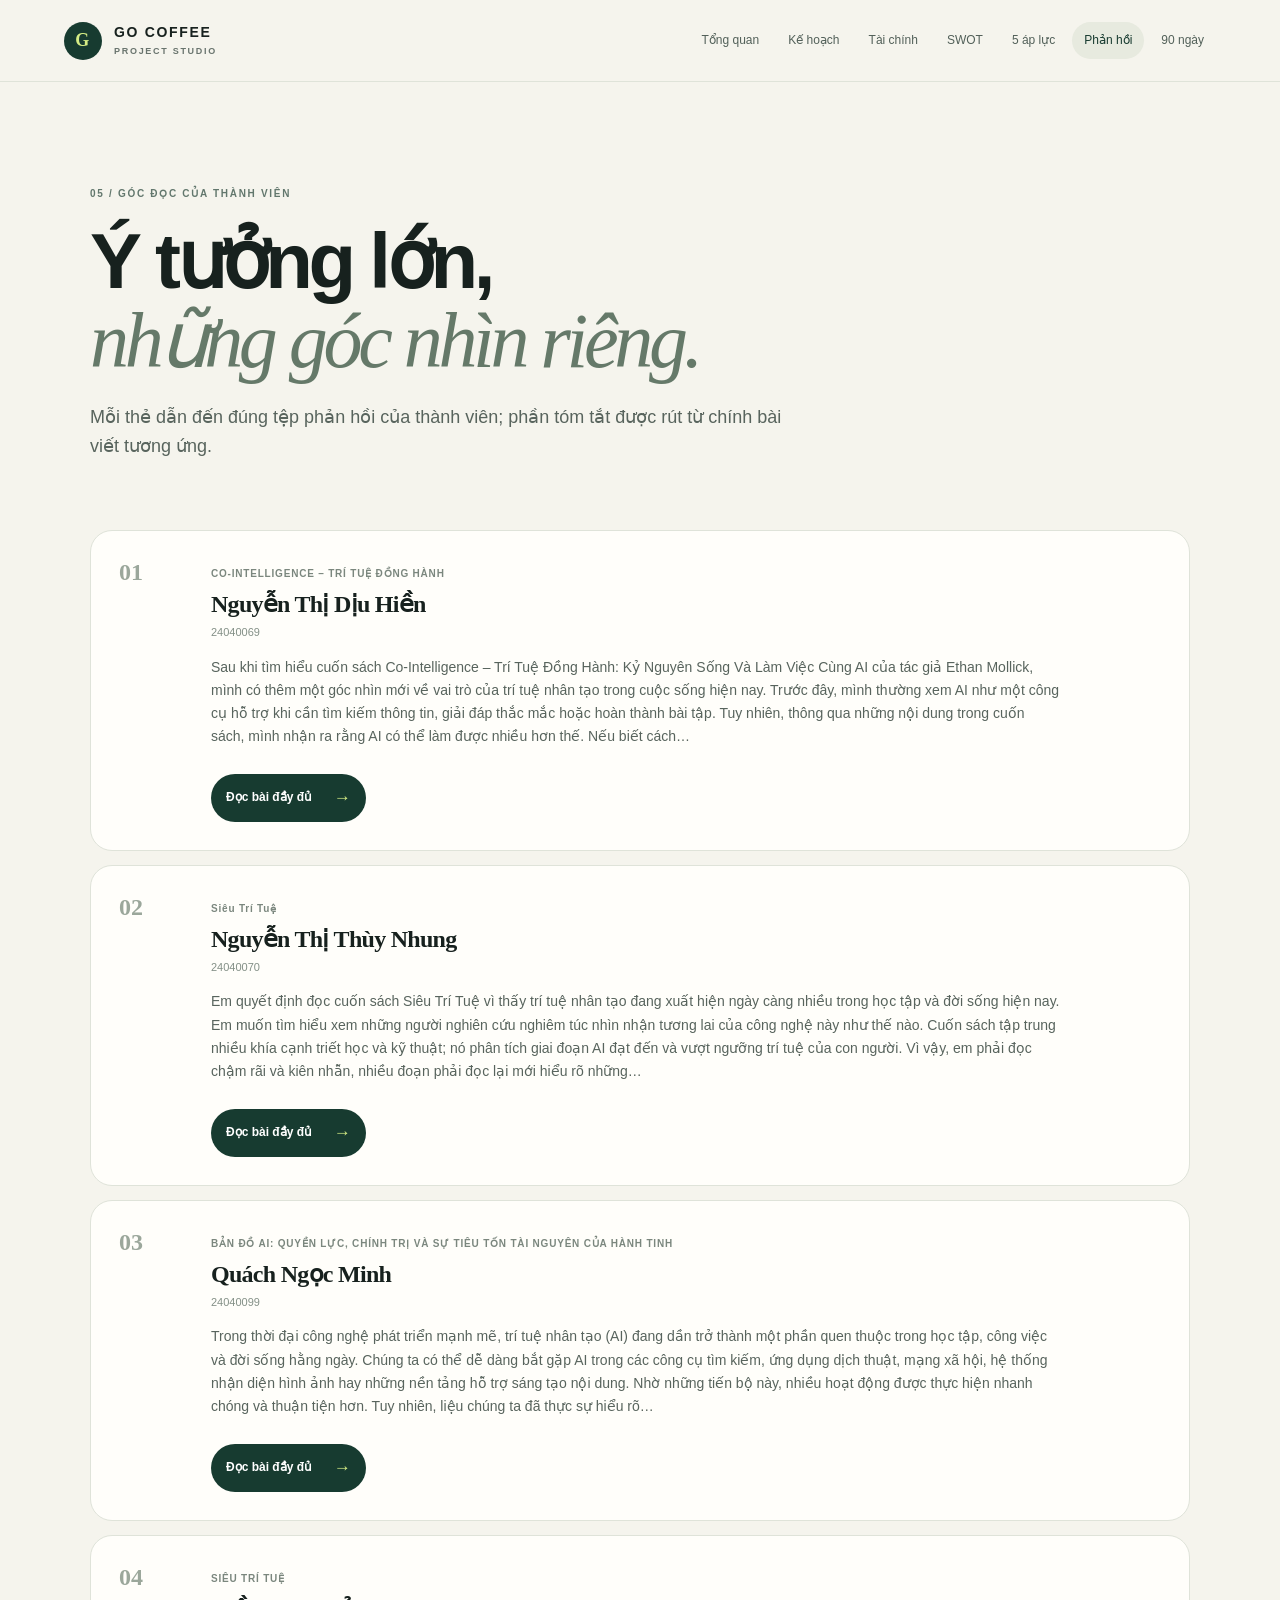
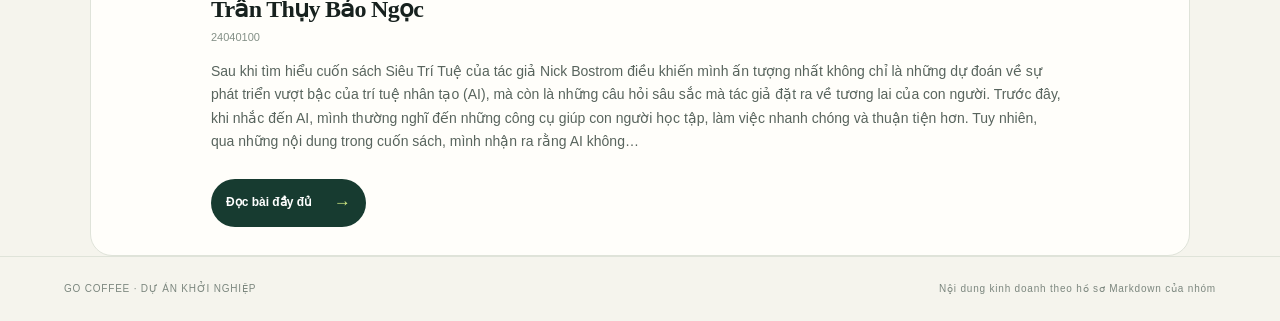
<file: reflections.html>
<!doctype html><html lang="vi"><head><meta charset="utf-8"><meta name="viewport" content="width=device-width, initial-scale=1"><meta name="theme-color" content="#173b30"><title>Phản hồi đọc sách · Go Coffee</title><link rel="stylesheet" href="style.css"></head><body><header class="topbar"><a class="brand" href="index.html"><span class="brand-mark">G</span><span>GO COFFEE<small>PROJECT STUDIO</small></span></a><button class="menu-toggle" aria-label="Mở menu" onclick="document.body.classList.toggle('nav-open')">☰</button><nav><a class="" href="index.html">Tổng quan</a><a class="" href="business-plan.html">Kế hoạch</a><a class="" href="financial-analysis.html">Tài chính</a><a class="" href="swot.html">SWOT</a><a class="" href="five-forces.html">5 áp lực</a><a class="active" href="reflections.html">Phản hồi</a><a class="" href="action-plan.html">90 ngày</a></nav></header><main><section class="page-hero"><p class="eyebrow">05 / GÓC ĐỌC CỦA THÀNH VIÊN</p><h1>Ý tưởng lớn,<br><em>những góc nhìn riêng.</em></h1><p class="lede">Mỗi thẻ dẫn đến đúng tệp phản hồi của thành viên; phần tóm tắt được rút từ chính bài viết tương ứng.</p></section><section class="reflection-list"><article class="reflection-card"><div class="reflection-index">01</div><div><span class="eyebrow">CO-INTELLIGENCE – TRÍ TUỆ ĐỒNG HÀNH</span><h2>Nguyễn Thị Dịu Hiền</h2><p class="student-id">24040069</p><p>Sau khi tìm hiểu cuốn sách Co-Intelligence – Trí Tuệ Đồng Hành: Kỷ Nguyên Sống Và Làm Việc Cùng AI của tác giả Ethan Mollick, mình có thêm một góc nhìn mới về vai trò của trí tuệ nhân tạo trong cuộc sống hiện nay. Trước đây, mình thường xem AI như một công cụ hỗ trợ khi cần tìm kiếm thông tin, giải đáp thắc mắc hoặc hoàn thành bài tập. Tuy nhiên, thông qua những nội dung trong cuốn sách, mình nhận ra rằng AI có thể làm được nhiều hơn thế. Nếu biết cách…</p><a class="button small" href="reflection-24040069.html">Đọc bài đầy đủ <span>→</span></a></div></article><article class="reflection-card"><div class="reflection-index">02</div><div><span class="eyebrow">Siêu Trí Tuệ</span><h2>Nguyễn Thị Thùy Nhung</h2><p class="student-id">24040070</p><p>Em quyết định đọc cuốn sách Siêu Trí Tuệ vì thấy trí tuệ nhân tạo đang xuất hiện ngày càng nhiều trong học tập và đời sống hiện nay. Em muốn tìm hiểu xem những người nghiên cứu nghiêm túc nhìn nhận tương lai của công nghệ này như thế nào. Cuốn sách tập trung nhiều khía cạnh triết học và kỹ thuật; nó phân tích giai đoạn AI đạt đến và vượt ngưỡng trí tuệ của con người. Vì vậy, em phải đọc chậm rãi và kiên nhẫn, nhiều đoạn phải đọc lại mới hiểu rõ những…</p><a class="button small" href="reflection-24040070.html">Đọc bài đầy đủ <span>→</span></a></div></article><article class="reflection-card"><div class="reflection-index">03</div><div><span class="eyebrow">BẢN ĐỒ AI: QUYỀN LỰC, CHÍNH TRỊ VÀ SỰ TIÊU TỐN TÀI NGUYÊN CỦA HÀNH TINH</span><h2>Quách Ngọc Minh</h2><p class="student-id">24040099</p><p>Trong thời đại công nghệ phát triển mạnh mẽ, trí tuệ nhân tạo (AI) đang dần trở thành một phần quen thuộc trong học tập, công việc và đời sống hằng ngày. Chúng ta có thể dễ dàng bắt gặp AI trong các công cụ tìm kiếm, ứng dụng dịch thuật, mạng xã hội, hệ thống nhận diện hình ảnh hay những nền tảng hỗ trợ sáng tạo nội dung. Nhờ những tiến bộ này, nhiều hoạt động được thực hiện nhanh chóng và thuận tiện hơn. Tuy nhiên, liệu chúng ta đã thực sự hiểu rõ…</p><a class="button small" href="reflection-24040099.html">Đọc bài đầy đủ <span>→</span></a></div></article><article class="reflection-card"><div class="reflection-index">04</div><div><span class="eyebrow">SIÊU TRÍ TUỆ</span><h2>Trần Thụy Bảo Ngọc</h2><p class="student-id">24040100</p><p>Sau khi tìm hiểu cuốn sách Siêu Trí Tuệ của tác giả Nick Bostrom điều khiến mình ấn tượng nhất không chỉ là những dự đoán về sự phát triển vượt bậc của trí tuệ nhân tạo (AI), mà còn là những câu hỏi sâu sắc mà tác giả đặt ra về tương lai của con người. Trước đây, khi nhắc đến AI, mình thường nghĩ đến những công cụ giúp con người học tập, làm việc nhanh chóng và thuận tiện hơn. Tuy nhiên, qua những nội dung trong cuốn sách, mình nhận ra rằng AI không…</p><a class="button small" href="reflection-24040100.html">Đọc bài đầy đủ <span>→</span></a></div></article></section></main><footer><span>GO COFFEE · DỰ ÁN KHỞI NGHIỆP</span><span>Nội dung kinh doanh theo hồ sơ Markdown của nhóm</span></footer></body></html>
</file>
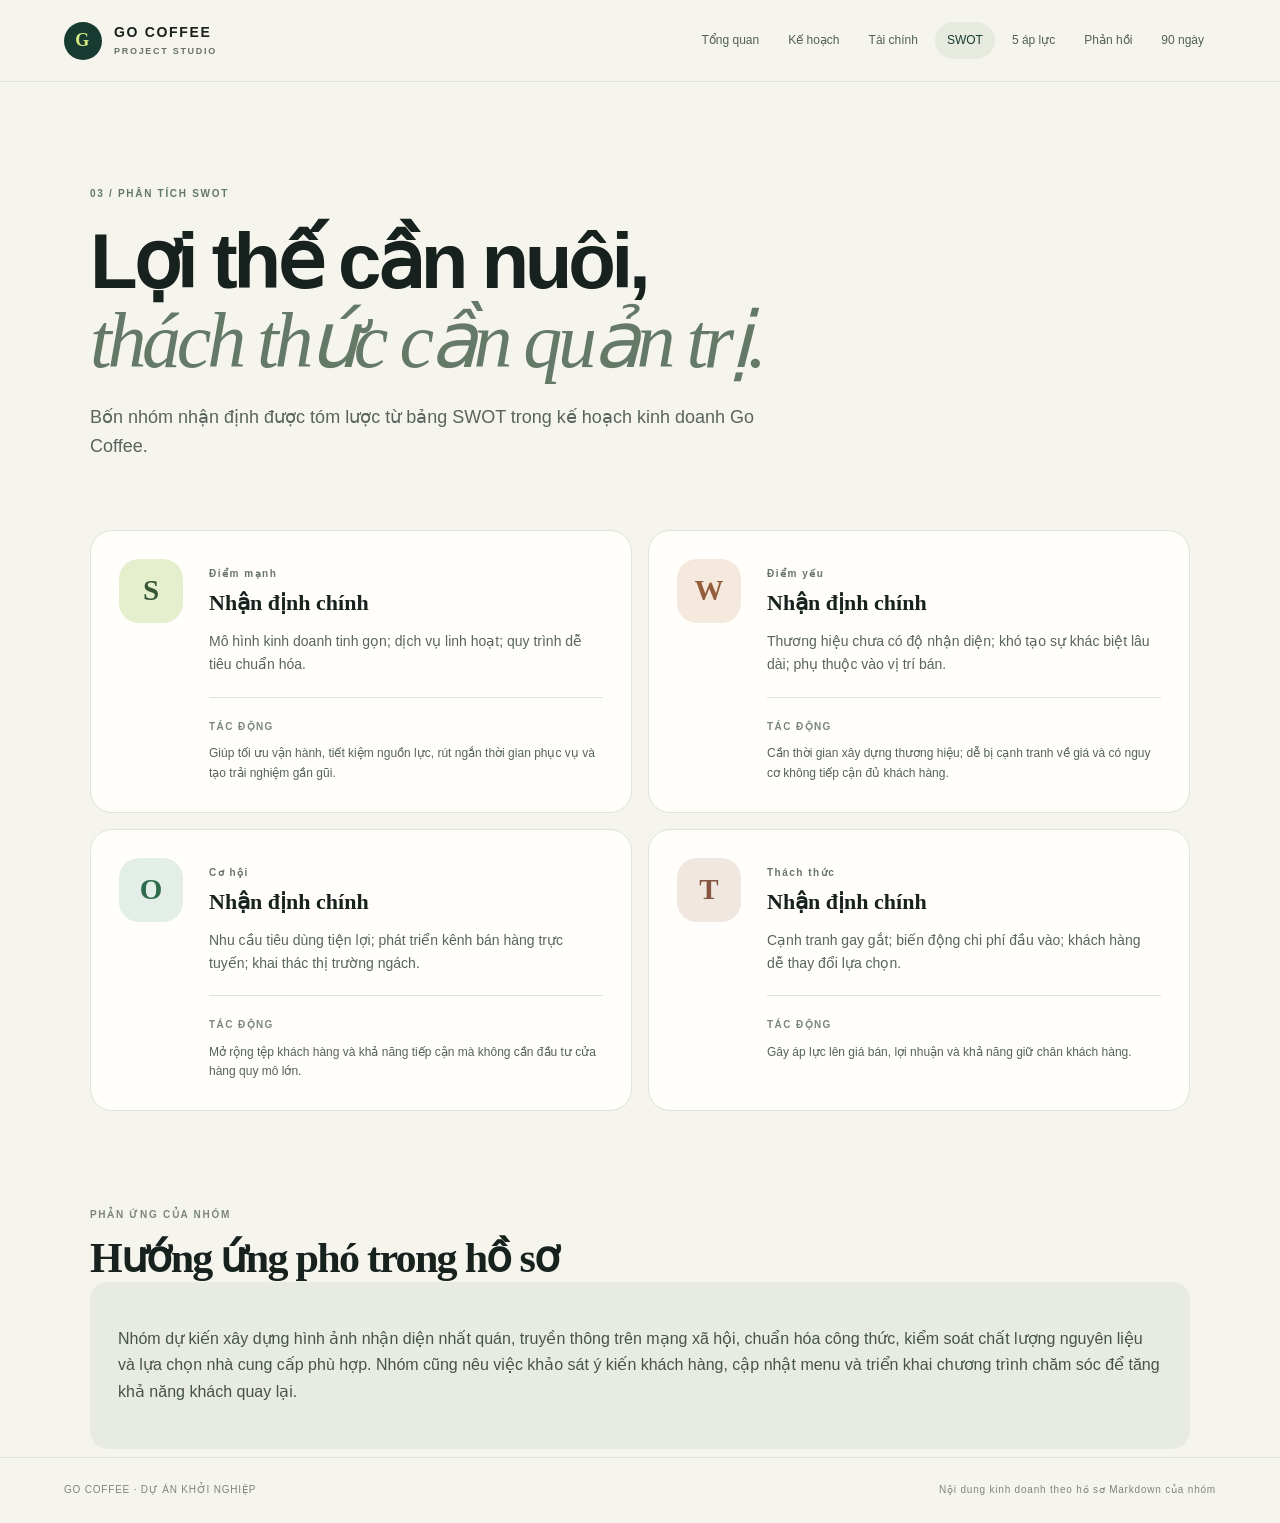
<file: swot.html>
<!doctype html><html lang="vi"><head><meta charset="utf-8"><meta name="viewport" content="width=device-width, initial-scale=1"><meta name="theme-color" content="#173b30"><title>Phân tích SWOT · Go Coffee</title><link rel="stylesheet" href="style.css"></head><body><header class="topbar"><a class="brand" href="index.html"><span class="brand-mark">G</span><span>GO COFFEE<small>PROJECT STUDIO</small></span></a><button class="menu-toggle" aria-label="Mở menu" onclick="document.body.classList.toggle('nav-open')">☰</button><nav><a class="" href="index.html">Tổng quan</a><a class="" href="business-plan.html">Kế hoạch</a><a class="" href="financial-analysis.html">Tài chính</a><a class="active" href="swot.html">SWOT</a><a class="" href="five-forces.html">5 áp lực</a><a class="" href="reflections.html">Phản hồi</a><a class="" href="action-plan.html">90 ngày</a></nav></header><main><section class="page-hero"><p class="eyebrow">03 / PHÂN TÍCH SWOT</p><h1>Lợi thế cần nuôi,<br><em>thách thức cần quản trị.</em></h1><p class="lede">Bốn nhóm nhận định được tóm lược từ bảng SWOT trong kế hoạch kinh doanh Go Coffee.</p></section><section class="swot-grid"><article class="swot-card swot-s"><div class="swot-mark">S</div><div><span>Điểm mạnh</span><h2>Nhận định chính</h2><p>Mô hình kinh doanh tinh gọn; dịch vụ linh hoạt; quy trình dễ tiêu chuẩn hóa.</p><div class="impact"><b>Tác động</b><p>Giúp tối ưu vận hành, tiết kiệm nguồn lực, rút ngắn thời gian phục vụ và tạo trải nghiệm gần gũi.</p></div></div></article><article class="swot-card swot-w"><div class="swot-mark">W</div><div><span>Điểm yếu</span><h2>Nhận định chính</h2><p>Thương hiệu chưa có độ nhận diện; khó tạo sự khác biệt lâu dài; phụ thuộc vào vị trí bán.</p><div class="impact"><b>Tác động</b><p>Cần thời gian xây dựng thương hiệu; dễ bị cạnh tranh về giá và có nguy cơ không tiếp cận đủ khách hàng.</p></div></div></article><article class="swot-card swot-o"><div class="swot-mark">O</div><div><span>Cơ hội</span><h2>Nhận định chính</h2><p>Nhu cầu tiêu dùng tiện lợi; phát triển kênh bán hàng trực tuyến; khai thác thị trường ngách.</p><div class="impact"><b>Tác động</b><p>Mở rộng tệp khách hàng và khả năng tiếp cận mà không cần đầu tư cửa hàng quy mô lớn.</p></div></div></article><article class="swot-card swot-t"><div class="swot-mark">T</div><div><span>Thách thức</span><h2>Nhận định chính</h2><p>Cạnh tranh gay gắt; biến động chi phí đầu vào; khách hàng dễ thay đổi lựa chọn.</p><div class="impact"><b>Tác động</b><p>Gây áp lực lên giá bán, lợi nhuận và khả năng giữ chân khách hàng.</p></div></div></article></section><section class="section"><p class="eyebrow">PHẢN ỨNG CỦA NHÓM</p><h2>Hướng ứng phó trong hồ sơ</h2><div class="note-card"><p>Nhóm dự kiến xây dựng hình ảnh nhận diện nhất quán, truyền thông trên mạng xã hội, chuẩn hóa công thức, kiểm soát chất lượng nguyên liệu và lựa chọn nhà cung cấp phù hợp. Nhóm cũng nêu việc khảo sát ý kiến khách hàng, cập nhật menu và triển khai chương trình chăm sóc để tăng khả năng khách quay lại.</p></div></section></main><footer><span>GO COFFEE · DỰ ÁN KHỞI NGHIỆP</span><span>Nội dung kinh doanh theo hồ sơ Markdown của nhóm</span></footer></body></html>
</file>
<file: style.css>
:root{--ink:#17211e;--muted:#69746e;--paper:#f5f4ed;--white:#fffefa;--green:#173b30;--lime:#d6ed85;--line:#dfe3d9;--orange:#c77947;--radius:22px;--shadow:0 18px 50px #142c2210}*{box-sizing:border-box}html{scroll-behavior:smooth}body{margin:0;background:var(--paper);color:var(--ink);font-family:'DM Sans',sans-serif;font-size:16px;line-height:1.65}a{color:inherit;text-decoration:none}.topbar{height:82px;padding:0 max(5vw,24px);display:flex;align-items:center;justify-content:space-between;background:var(--paper);border-bottom:1px solid var(--line);position:sticky;top:0;z-index:20}.brand{display:flex;align-items:center;gap:12px;font-family:Manrope,sans-serif;font-size:14px;font-weight:800;letter-spacing:.12em;line-height:1.1}.brand small{display:block;color:var(--muted);font:600 9px 'DM Sans',sans-serif;letter-spacing:.19em;margin-top:6px}.brand-mark{width:38px;height:38px;border-radius:50%;background:var(--green);color:var(--lime);display:grid;place-items:center;font:800 18px Manrope}.topbar nav{display:flex;align-items:center;gap:5px}.topbar nav a{font-size:12px;color:#526059;padding:9px 12px;border-radius:99px;white-space:nowrap}.topbar nav a:hover,.topbar nav a.active{background:#e7eadf;color:var(--green)}.menu-toggle{display:none;border:0;background:transparent;font-size:24px;color:var(--green)}main{max-width:1160px;margin:auto;padding:0 30px}.page-hero{padding:94px 0 68px;max-width:900px}.eyebrow,.overline{font-size:10px;font-weight:700;letter-spacing:.17em;color:#7b877e}.page-hero .eyebrow{color:#62776d}.page-hero h1{font:600 clamp(42px,7vw,78px)/1.02 Manrope,sans-serif;letter-spacing:-.055em;margin:19px 0 22px}.page-hero h1 em{font-family:Georgia,serif;font-weight:400;color:#657969}.lede{font-size:18px;line-height:1.65;color:#58645d;max-width:720px;margin:0}.feature-grid{display:grid;grid-template-columns:1.2fr .8fr;gap:20px}.feature-card{border-radius:var(--radius);padding:38px;min-height:320px}.feature-card.dark{background:var(--green);color:#f5f4ed;position:relative;overflow:hidden}.feature-card.dark:after{content:'G';position:absolute;font:800 300px Manrope;color:#ffffff09;right:5px;bottom:-120px}.feature-card h2{font:600 34px/1.2 Manrope;max-width:440px;letter-spacing:-.03em;margin:38px 0 15px}.feature-card p{color:#c5d0c8;max-width:460px;font-size:15px}.text-link{display:inline-flex;gap:12px;align-items:center;color:var(--lime);font-weight:700;font-size:13px;margin-top:22px}.metric-stack{display:grid;gap:20px}.metric,.kpi{background:var(--white);border:1px solid var(--line);border-radius:var(--radius);padding:26px}.metric span,.kpi span{display:block;color:var(--muted);font-size:10px;font-weight:700;letter-spacing:.14em}.metric strong{display:block;font:700 31px Manrope;letter-spacing:-.045em;color:var(--green);margin:12px 0 6px}.metric strong small{font-size:15px;font-weight:500;letter-spacing:0}.metric p{font-size:13px;color:var(--muted);margin:0}.section{padding:86px 0 8px}.section-head{display:flex;align-items:end;justify-content:space-between;gap:30px;margin-bottom:28px}.section-head h2,.section h2{font:600 clamp(28px,4vw,42px)/1.15 Manrope;letter-spacing:-.04em;margin:9px 0 0}.section-head>p{max-width:370px;color:var(--muted);font-size:13px;margin:0}.nav-cards{display:grid;grid-template-columns:repeat(3,1fr);gap:12px}.nav-card{background:var(--white);border:1px solid var(--line);border-radius:16px;padding:20px;display:grid;grid-template-columns:36px 1fr auto;align-items:center;gap:12px;transition:.2s}.nav-card:hover{transform:translateY(-3px);box-shadow:var(--shadow)}.nav-card span{font:600 11px Manrope;color:#9aa49d}.nav-card strong{font:600 14px Manrope}.nav-card b{color:#829082}.callout{background:#e9eddf;border-radius:var(--radius);padding:30px 34px;margin:70px 0 80px}.callout p{font:500 18px/1.55 Manrope;max-width:900px;margin:12px 0 0}.button{display:inline-flex;align-items:center;gap:22px;background:var(--green);color:white;border-radius:99px;padding:13px 18px;font-size:12px;font-weight:700;margin-top:22px}.button span{color:var(--lime);font-size:17px}.button.small{padding:10px 15px;margin-top:12px}.two-col{display:grid;grid-template-columns:1fr .8fr;gap:64px;align-items:start}.two-col>div>p:not(.eyebrow){color:#58645d;max-width:600px}.note-card{background:#e8ebe1;padding:28px;border-radius:18px}.note-card>span{font-size:10px;font-weight:700;letter-spacing:.16em;color:#6f7c73}.note-card p{color:#46534b}.note-card ul{padding-left:20px;margin-bottom:0;color:#46534b}.product-grid{display:grid;grid-template-columns:repeat(5,1fr);gap:12px}.product-grid article{background:var(--white);border:1px solid var(--line);border-radius:16px;padding:20px;min-height:174px}.product-grid article span{font:600 10px Manrope;color:#9da79f}.product-grid h3{font:600 15px Manrope;min-height:40px;margin:24px 0 9px}.product-grid strong{font:700 19px Manrope;color:var(--green)}.product-grid small{display:block;color:var(--muted);font-size:10px}.kpi-grid{display:grid;grid-template-columns:repeat(4,1fr);gap:12px}.kpi{padding:22px}.kpi strong{display:block;font:700 clamp(21px,2.4vw,29px) Manrope;letter-spacing:-.045em;color:var(--green);margin:17px 0 0}.kpi small{font-size:11px;color:var(--muted)}.finance-flow{background:var(--white);border:1px solid var(--line);border-radius:var(--radius);padding:30px}.flow-row{display:grid;grid-template-columns:170px 1fr 120px;gap:18px;align-items:center;margin:15px 0;font-size:13px}.flow-row>span{color:#5e6b63}.flow-row>b{text-align:right;font:700 13px Manrope}.flow-track{height:12px;background:#eef0e9;border-radius:99px;overflow:hidden}.flow-track i{height:100%;display:block;background:#749382;border-radius:99px}.flow-track.expense i{background:#cc9a6c}.flow-track.profit i{background:#b2c866}.flow-row.result{padding-top:14px;border-top:1px solid var(--line)}.chart-note{color:var(--muted);font-size:11px;margin:12px 0 0}.table-wrap{overflow:auto;border:1px solid var(--line);border-radius:16px;background:var(--white);margin-top:20px}.table-wrap table{border-collapse:collapse;width:100%;min-width:510px;font-size:12px}.table-wrap th,.table-wrap td{text-align:left;padding:13px 15px;border-bottom:1px solid #eaede5}.table-wrap th{font-size:9px;letter-spacing:.13em;color:#77847a;background:#f8f8f2}.table-wrap tr:last-child td{border-bottom:0}.table-wrap .total td{font-weight:700;color:var(--green);background:#f4f6ed}.swot-grid{display:grid;grid-template-columns:1fr 1fr;gap:16px}.swot-card{display:grid;grid-template-columns:70px 1fr;gap:20px;background:var(--white);border:1px solid var(--line);border-radius:var(--radius);padding:28px}.swot-mark{width:64px;height:64px;border-radius:20px;display:grid;place-items:center;background:#e6efcd;color:#375638;font:700 29px Manrope}.swot-w .swot-mark{background:#f5e8dc;color:#945e3c}.swot-o .swot-mark{background:#e4eee8;color:#2e6b4d}.swot-t .swot-mark{background:#efe7e0;color:#865642}.swot-card span{font-size:10px;font-weight:700;letter-spacing:.15em;color:var(--muted)}.swot-card h2{font:600 22px Manrope;margin:5px 0 10px}.swot-card>div>p{font-size:14px;color:#58645d}.impact{border-top:1px solid var(--line);margin-top:20px;padding-top:14px}.impact b{font-size:10px;text-transform:uppercase;letter-spacing:.14em;color:#7b877e}.impact p{font-size:12px;color:#56635b;margin:6px 0 0}.forces-grid{display:grid;grid-template-columns:repeat(2,1fr);gap:14px}.force-card{background:var(--white);border:1px solid var(--line);border-radius:var(--radius);padding:27px;min-height:226px}.force-card:last-child{grid-column:1/-1}.force-top{display:flex;justify-content:space-between;align-items:center}.force-top span{font-size:9px;font-weight:700;letter-spacing:.15em;color:#829087}.force-top b{border-radius:99px;padding:5px 10px;background:#e9eddf;color:var(--green);font-size:11px}.force-card h2{font:600 22px/1.2 Manrope;letter-spacing:-.03em;margin:25px 0 10px}.force-card p{font-size:13px;color:#58645d;margin:0}.reflection-list{display:grid;gap:14px}.reflection-card{display:grid;grid-template-columns:70px 1fr;gap:22px;background:var(--white);border:1px solid var(--line);border-radius:var(--radius);padding:28px}.reflection-index{font:600 24px Manrope;color:#9ba79b}.reflection-card h2{font:600 24px Manrope;letter-spacing:-.03em;margin:5px 0}.reflection-card .eyebrow{letter-spacing:.08em}.reflection-card p{color:#58645d;font-size:14px;max-width:850px}.student-id{font-size:11px!important;color:#849087!important;margin:0}.reflection-body{max-width:860px;margin:0 auto 50px;background:var(--white);padding:clamp(24px,5vw,66px);border:1px solid var(--line);border-radius:var(--radius)}.reflection-body h1,.reflection-body h2{font:600 25px/1.25 Manrope;letter-spacing:-.03em;margin:35px 0 16px}.reflection-body h3{font:600 19px Manrope;margin:28px 0 12px}.reflection-body p,.reflection-body li{color:#4e5b53;font-size:15px;line-height:1.85}.reflection-body p{margin:0 0 18px}.reflection-body strong{color:#273b31}.reflection-body ul,.reflection-body ol{padding-left:24px}.source-table{border-collapse:collapse;width:100%;margin:18px 0}.source-table td{border:1px solid var(--line);padding:10px;vertical-align:top;font-size:12px}.back-link{display:inline-block;color:var(--green);font-weight:700;margin:0 0 80px}.timeline{border-left:1px solid #bdc8b9;margin:34px 0 0 21px;padding:0 0 0 42px}.timeline article{position:relative;padding:0 0 44px}.timeline-dot{position:absolute;left:-59px;top:0;width:34px;height:34px;border-radius:50%;display:grid;place-items:center;background:var(--green);color:var(--lime);font:700 11px Manrope;box-shadow:0 0 0 7px var(--paper)}.timeline h2{font:600 25px Manrope;margin:8px 0 12px}.timeline ul{padding-left:19px;color:#58645d}.timeline li{padding:4px 0}footer{border-top:1px solid var(--line);padding:24px max(5vw,24px);display:flex;justify-content:space-between;gap:20px;color:#7c877f;font-size:10px;letter-spacing:.08em}code{background:#eef0e9;padding:2px 4px;border-radius:4px}hr{border:0;border-top:1px solid var(--line);margin:28px 0}
@media(max-width:900px){.topbar{padding:0 22px}.topbar nav{gap:0}.topbar nav a{padding:8px;font-size:10px}.product-grid{grid-template-columns:repeat(3,1fr)}.kpi-grid{grid-template-columns:repeat(2,1fr)}}
@media(max-width:680px){.topbar{height:68px}.menu-toggle{display:block}.topbar nav{display:none;position:absolute;left:0;right:0;top:68px;background:var(--paper);padding:12px 20px 18px;border-bottom:1px solid var(--line);box-shadow:var(--shadow);flex-wrap:wrap}.nav-open .topbar nav{display:flex}.topbar nav a{font-size:12px;padding:9px 11px}.brand-mark{width:34px;height:34px}main{padding:0 20px}.page-hero{padding:62px 0 46px}.page-hero h1{font-size:48px}.lede{font-size:16px}.feature-grid,.two-col{grid-template-columns:1fr;gap:14px}.feature-card{padding:28px;min-height:auto}.feature-card h2{font-size:29px;margin-top:28px}.section{padding-top:63px}.section-head{display:block}.section-head>p{margin-top:14px}.nav-cards{grid-template-columns:1fr}.product-grid{grid-template-columns:repeat(2,1fr)}.kpi-grid{gap:9px}.kpi{padding:17px}.kpi strong{font-size:22px}.finance-flow{padding:20px 15px}.flow-row{grid-template-columns:105px 1fr;gap:8px}.flow-row>b{grid-column:2;text-align:left;font-size:12px}.swot-grid,.forces-grid{grid-template-columns:1fr}.force-card:last-child{grid-column:auto}.swot-card{grid-template-columns:48px 1fr;padding:20px;gap:14px}.swot-mark{width:45px;height:45px;border-radius:14px;font-size:21px}.reflection-card{grid-template-columns:36px 1fr;padding:20px;gap:12px}.reflection-index{font-size:18px}.reflection-card h2{font-size:20px}.callout{padding:24px;margin:52px 0 58px}.callout p{font-size:16px}.timeline{margin-left:15px;padding-left:32px}.timeline-dot{left:-49px}footer{display:block;line-height:1.8;padding:20px}footer span{display:block}}
</file>
